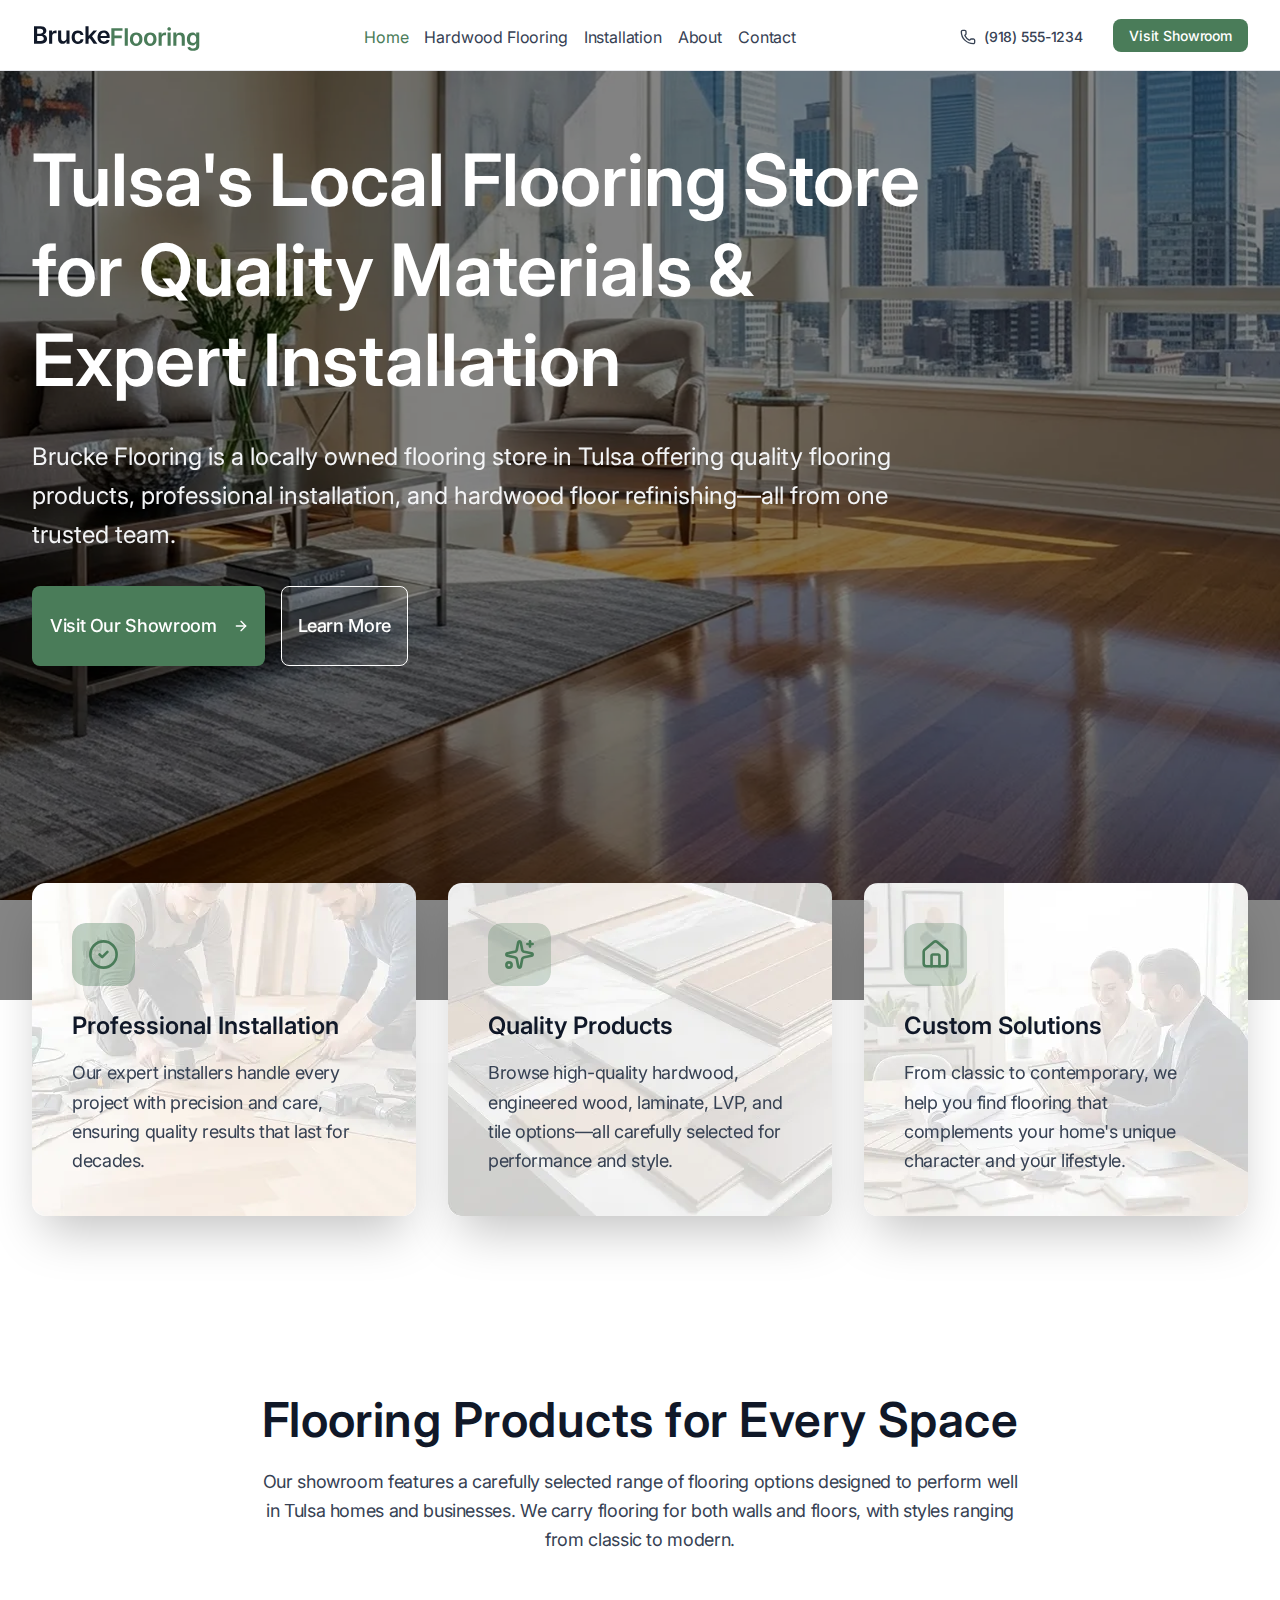
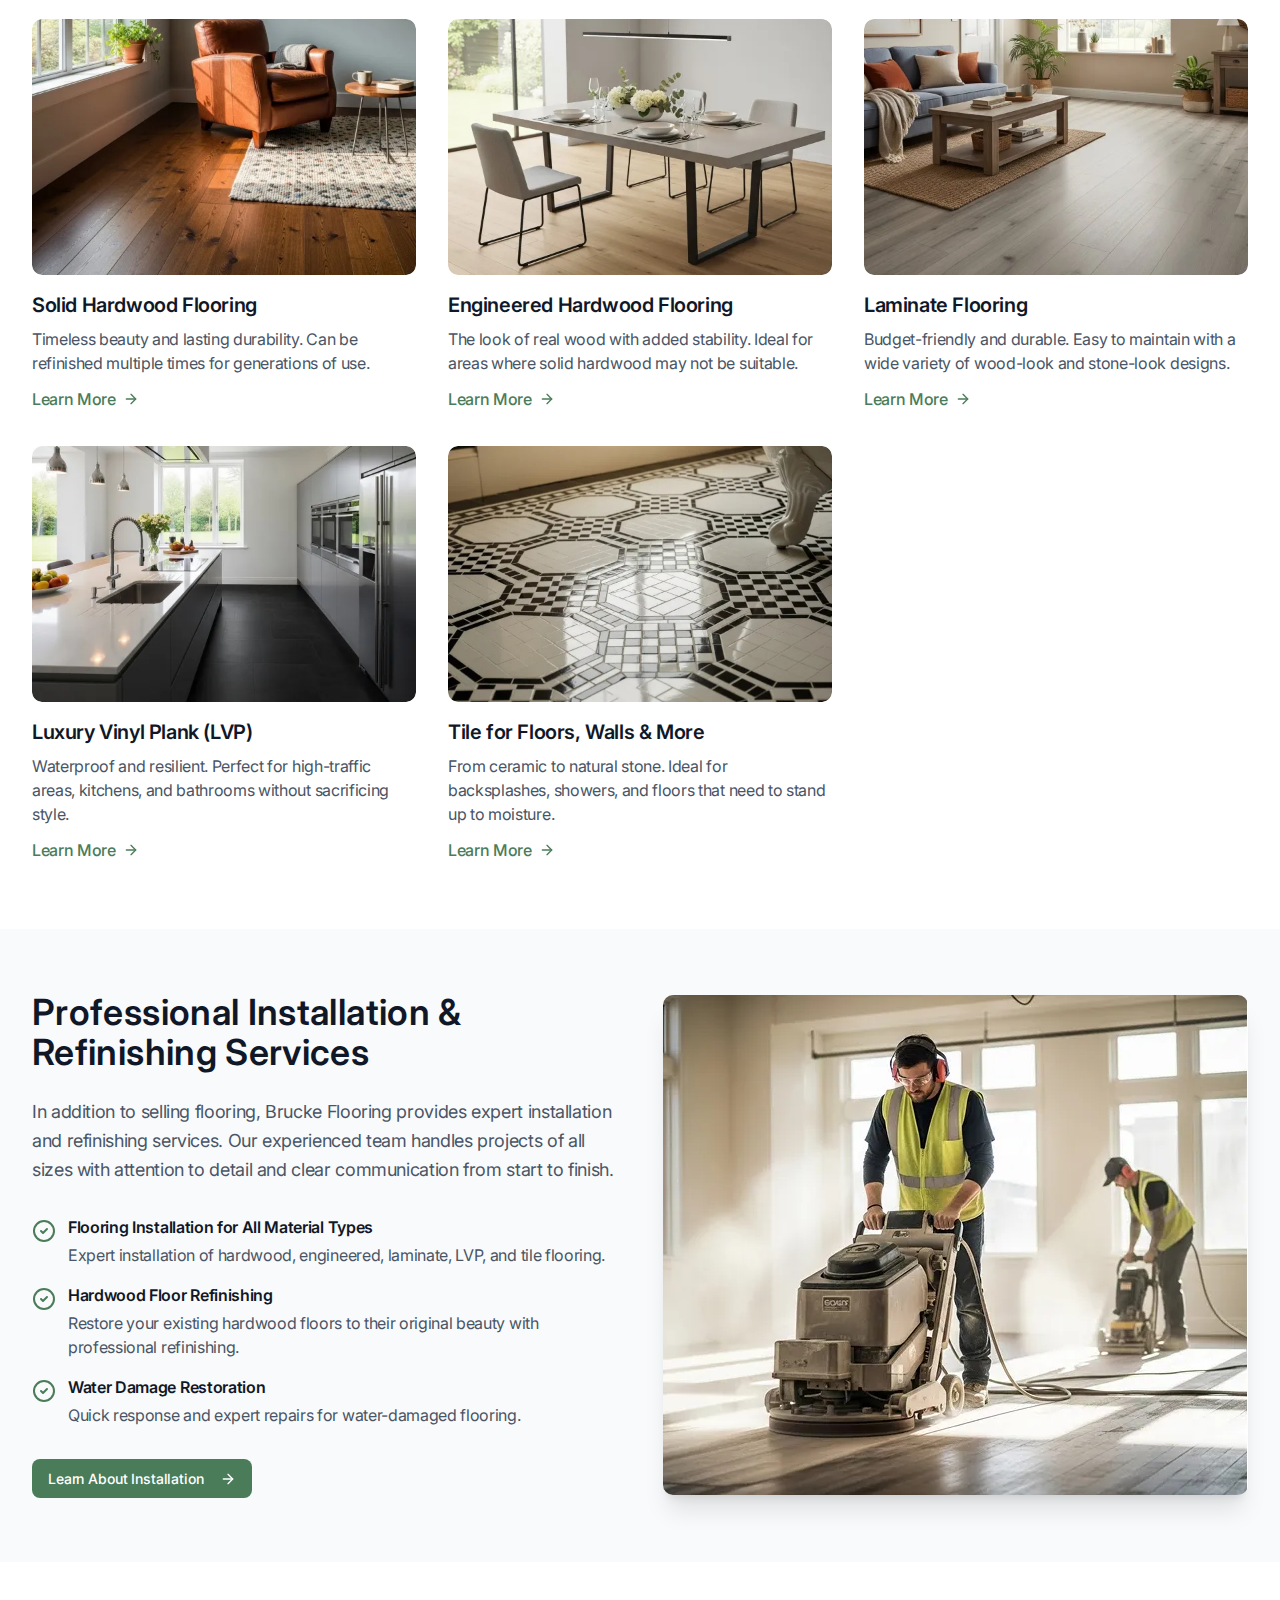
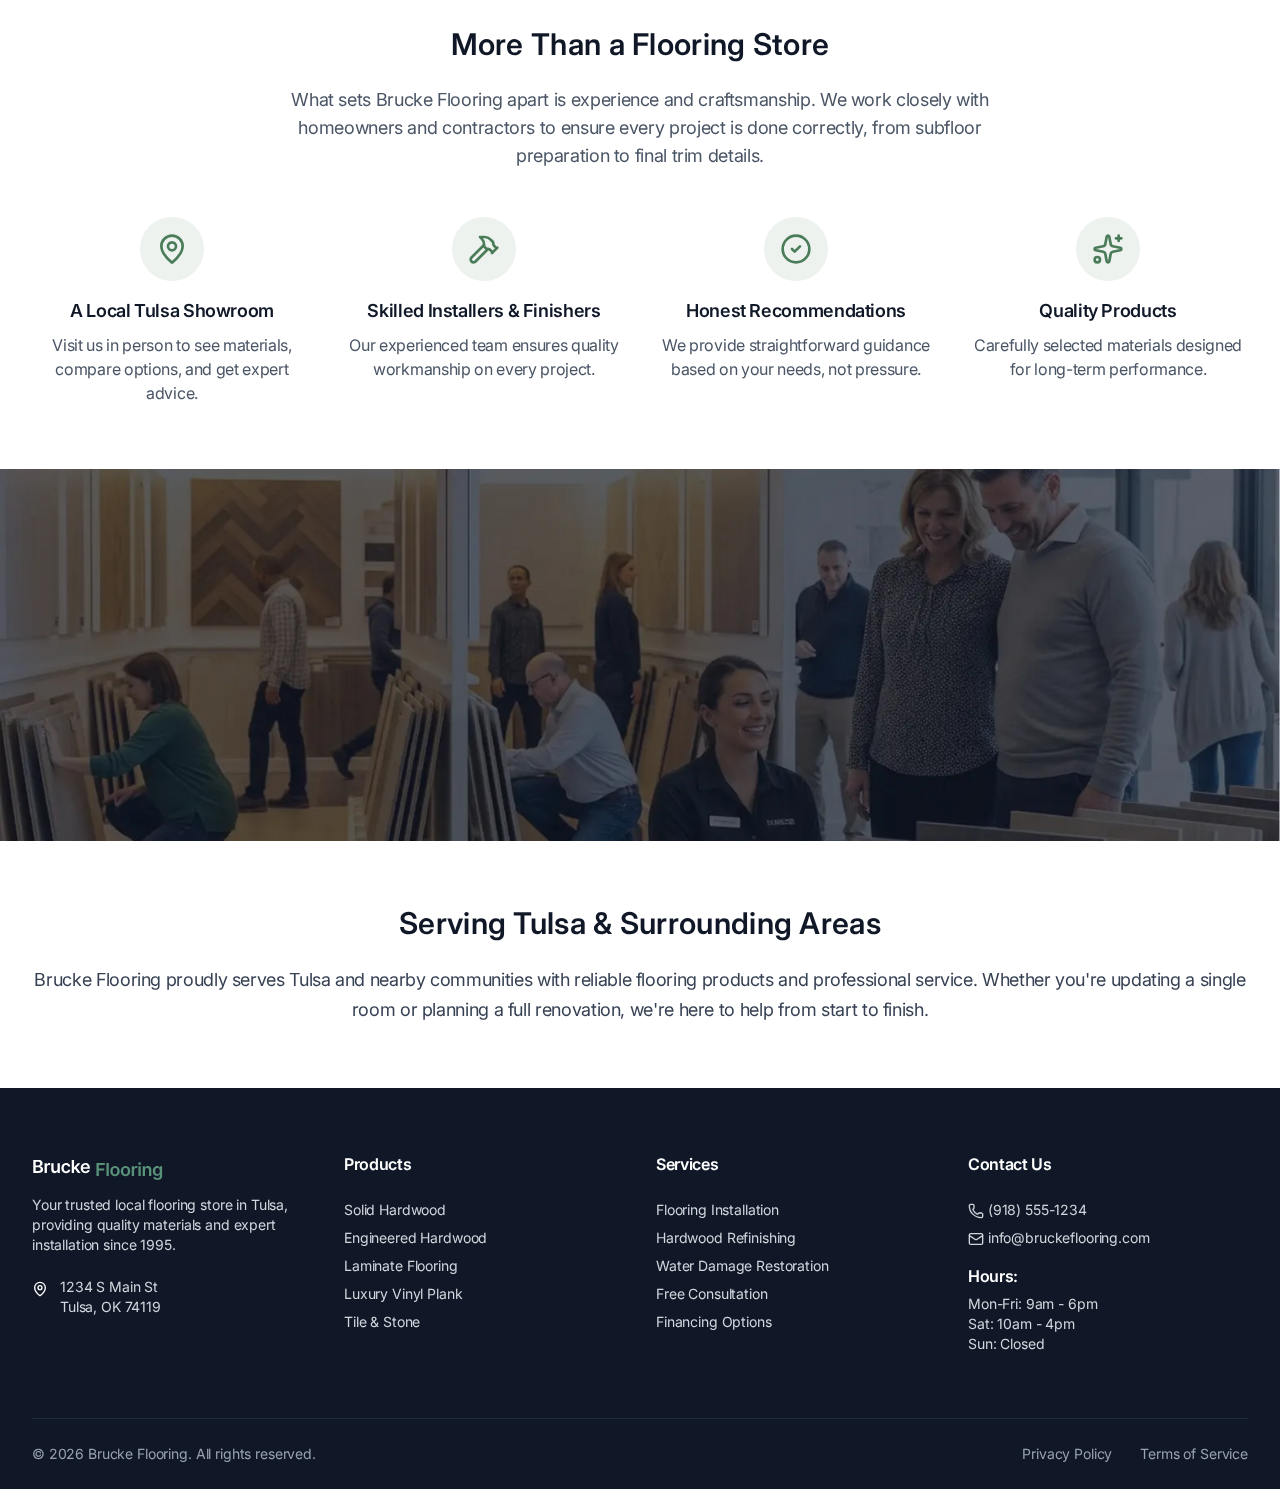
<file: index.html>
<!doctype html>
<html lang="en">
	<head>
		<meta charset="UTF-8">
		<meta name="viewport" content="width=device-width, initial-scale=1.0, maximum-scale=5">
		<link rel="shortcut icon" href="./assets/img/favicon.png">
		<title>Home Page</title>
		<meta name="author" content="">
		<meta name="canonical" content="/">
		<meta name="dcterms.dateCopyrighted" content="2026">
		<meta name="geo.placename" content="">
		<meta name="geo.region" content="en-us">
		<meta name="robots" content="noindex,nofollow">
		<meta property="og:type" content="website">
		<meta name="twitter:card" content="summary">
		<style>
			@import url(https://fonts.googleapis.com/css2?family=Inter:wght@400;500;600&display=swap);@import url(https://fonts.googleapis.com/css2?family=Inter:wght@400;500;600&display=swap);@import url(https://fonts.googleapis.com/css2?family=Inter:wght@400;500;600&display=swap);@import url(https://fonts.googleapis.com/css2?family=Inter:wght@400;500;600&display=swap);@import url(https://fonts.googleapis.com/css2?family=Inter:wght@400;500;600&display=swap);*{padding:0;margin:0;border:0}*,::after,::before{box-sizing:border-box}::after,::before{display:inline-block}body,html{height:100%}body{line-height:1;scrollbar-gutter:stable;-ms-text-size-adjust:100%;-moz-text-size-adjust:100%;-webkit-text-size-adjust:100%;-webkit-font-smoothing:antialiased;-moz-osx-font-smoothing:grayscale}button{font-family:inherit;font-size:inherit;line-height:inherit;color:inherit;background-color:transparent}a{display:inline-block;color:inherit;text-decoration:none}ul li{list-style:none}img{max-width:100%;height:auto;vertical-align:middle}h1{font-weight:inherit;font-size:inherit}:root{--grey:#F9FAFB;--green:#4A7C59;--green-dark:#3d674a;--green-light:#daffe5;--dark:#101828;--orange:#fe9a00;--orange--light:#fffbeb}body{min-width:320px;color:#4a5565;font-family:Inter,sans-serif;font-size:16px}.wrapper{min-height:100%;display:flex;flex-direction:column;overflow:clip}.wrapper>main{flex:1 1 auto}.wrapper>*{min-width:0}[class*=__container]{width:100%;max-width:1246px;margin:0 auto;padding-left:15px;padding-right:15px}h1{font-weight:600}h1{line-height:125%;letter-spacing:.01em;color:#fff;margin-bottom:16px}section{padding:64px 0}.btn{border-radius:8px;padding:10px 16px 9px;width:fit-content;display:flex;justify-content:center;align-items:center;background:#4a7c59;gap:16px;font-weight:500;font-size:14px;line-height:143%;letter-spacing:-.01em;text-align:center;color:#fff}p{font-weight:400;font-size:18px;line-height:163%;letter-spacing:-.02em;color:#364153}.hero-main{position:relative;overflow:hidden;min-height:100vh;display:flex;align-items:center}.hero-main__bg{position:fixed;inset:0;z-index:-1}.hero-main__bg img,.hero-main__bg picture{position:fixed;inset:0;width:100%;height:100%}.hero-main__bg img{object-fit:cover;object-position:center;position:relative}.hero-main__bg img::after{content:"";position:absolute;width:100%;height:100%;background:rgba(0,0,0,.48)}.hero-main__overlay{position:absolute;top:-100px;height:calc(100% + 100px);width:100%;inset:0;background:rgba(0,0,0,.48)}.hero-main__container{position:relative;z-index:2;margin-bottom:333px}.hero-main__content{width:100%;max-width:920px}.hero-main__title,.hero-main__title h1{font-weight:600}.hero-main__title,.hero-main__title h1{line-height:125%;letter-spacing:0;color:#fff;margin-bottom:32px}.hero-main__text,.hero-main__text p{font-weight:400}.hero-main__text,.hero-main__text p{line-height:163%;letter-spacing:0;color:#f3f4f6;margin-bottom:32px}.hero-main__buttons{display:flex;flex-wrap:wrap;gap:16px}.hero-main .btn{padding:25px 16px 25px 18px;font-weight:500;font-size:18px;line-height:156%;letter-spacing:-.02em;text-align:center;color:#fff}.button-transparent{background-color:rgba(255,255,255,.1);border:1.67px solid #fff;border-radius:8px;padding:24px 32px;padding:25px 16px;display:flex;justify-content:center;align-items:center;font-weight:500;font-size:18px;line-height:156%;letter-spacing:-.02em;text-align:center;color:#fff}@media (max-width:47.99875em){.hero-main .btn{padding:12px}.button-transparent{padding:12px}}.three-cards__cards{display:flex;justify-content:center;align-items:center;gap:32px;transform:translate(0,-180px)}.three-cards__card{position:relative;overflow:hidden;border-radius:14px;box-shadow:0 25px 50px -12px rgba(0,0,0,.25);padding:40px;align-self:stretch;flex:1 1 100%}.three-cards__background{position:absolute;top:0;left:0;height:100%;width:100%;object-fit:cover;z-index:1}.three-cards__background img{width:100%;height:100%;object-fit:cover}.three-cards__icon{position:relative;z-index:2;border-radius:14px;width:63px;height:63px;overflow:hidden;margin-bottom:24px}.three-cards__icon img{width:100%;height:100%;object-fit:cover}.three-cards__title{position:relative;z-index:2;font-weight:600;font-size:24px;line-height:133%;letter-spacing:0;color:#101828;margin-bottom:16px}.three-cards__text{position:relative;z-index:2;font-weight:400;font-size:18px;line-height:163%;letter-spacing:-.02em;color:#4a5565}.header{position:fixed;top:0;left:0;width:100%;z-index:1000;background-color:#fff;border-bottom:1px solid #e5e7eb}.header__container{display:flex;justify-content:space-between;align-items:center;gap:30px;min-height:70px;position:relative}.header .btn{line-height:100%}.link-to-call{padding-top:4px;display:flex;justify-content:center;align-items:center;gap:8px;font-weight:500;font-size:14px;line-height:143%;letter-spacing:-.01em;color:#364153}.menu{margin:0 auto}.menu__list{display:flex;justify-content:space-between;align-items:center;gap:16px}@media (max-width:56.25em){.menu__body{overflow:auto;padding:15px}.menu__list{gap:5px;flex-direction:column;justify-content:center}}.menu__item{padding-top:4px}.menu__link{font-weight:400;font-size:16px;line-height:143%;letter-spacing:-.01em;text-align:center;color:#364153}.menu__link--active{color:#4a7c59}.icon-menu{display:none}@media (max-width:56.25em){.menu__link{font-weight:500;font-size:16px}.icon-menu{display:block;position:relative;width:1.875rem;height:1.125rem;z-index:5}.icon-menu span,.icon-menu::after,.icon-menu::before{content:"";right:0;position:absolute;width:100%;height:2px;background-color:#000}.icon-menu::before{top:0}.icon-menu::after{bottom:0}.icon-menu span{top:calc(50% - 1px)}}
		</style>
		<link rel="modulepreload" crossorigin href="./js/common.min.js?v=1770398769322">
		<script type="module" crossorigin="" src="./js/main.min.js?v=1770398769322"></script>
		<link rel="stylesheet" crossorigin="" href="./css/main.min.css?v=1770398769322" media="print" onload="this.media='all'">
	</head>
	<body>
		<div class="wrapper">
			<header data-fls-header="" class="header">
				<div class="header__container">
					<div class="header__logo">
						<a href="/">
							<img src="./assets/img/logo.svg" alt="">
						</a>
					</div>
					<div class="header__menu menu">
						<nav class="menu__body">
							<ul class="menu__list">
								<li class="menu__item">
									<a href="https://pavlo-honcharenko.github.io/brucke-flooring/" class="menu__link menu__link--active">Home</a>
								</li>
								<li class="menu__item">
									<a href="https://pavlo-honcharenko.github.io/brucke-flooring/hardwood-flooring/" class="menu__link">Hardwood Flooring</a>
								</li>
								<li class="menu__item">
									<a href="https://pavlo-honcharenko.github.io/brucke-flooring/installation/" class="menu__link">Installation</a>
								</li>
								<li class="menu__item">
									<a href="https://pavlo-honcharenko.github.io/brucke-flooring/about/" class="menu__link">About</a>
								</li>
								<li class="menu__item">
									<a href="https://pavlo-honcharenko.github.io/brucke-flooring/contact/" class="menu__link">Contact</a>
								</li>
							</ul>
						</nav>
					</div>
					<a href="tel:9185551234" class="link-to-call">
						<img src="./assets/img/icons/phone-dark.svg" alt="phone">
						(918) 555-1234
					</a>
					<a href="" class="btn">Visit Showroom</a>
					<button type="button" data-fls-menu="" class="menu__icon icon-menu">
						<span></span>
					</button>
				</div>
			</header>
			<main class="page">
				<section class="hero-main">
					<div class="hero-main__bg">
						<picture>
							<source media="(min-width: 300px) and (max-width: 350px)" srcset="img/section-1/assets/img/home/1-320.jpg">
							<source media="(min-width: 351px) and (max-width: 479px)" srcset="img/section-1/assets/img/home/1-480.jpg">
							<source media="(min-width: 480px) and (max-width: 767px)" srcset="img/section-1/assets/img/home/1-768.jpg">
							<source media="(min-width: 768px) and (max-width: 1023px)" srcset="./assets/img/home/1-1024.webp">
							<source media="(min-width: 1024px) and (max-width: 1199px)" srcset="./assets/img/home/1-1200.webp">
							<source media="(min-width: 1200px)" srcset="./assets/img/home/1.webp">
							<img alt="" src="./assets/img/home/1.webp">
						</picture>
						<div class="hero-main__overlay"></div>
					</div>
					<div class="hero-main__container">
						<div class="hero-main__content">
							<div class="hero-main__title">
								<h1>Tulsa's Local Flooring Store for Quality Materials & Expert Installation</h1>
							</div>
							<div class="hero-main__text">
								<p>
									Brucke Flooring is a locally owned flooring store in Tulsa offering quality flooring products, professional installation, and hardwood floor refinishing—all from one trusted team.
								</p>
							</div>
							<div class="hero-main__buttons">
								<a href="" class="btn">
									Visit Our Showroom
									<img src="./assets/img/icons/arrow-white.svg" alt="icon">
								</a>
								<a href="" class="button-transparent">Learn More</a>
							</div>
						</div>
					</div>
				</section>
				<section class="three-cards background-white">
					<div class="three-cards__container">
						<div class="three-cards__cards">
							<div class="three-cards__card">
								<div class="three-cards__background">
									<img alt="" src="./assets/img/home/2.webp">
								</div>
								<div class="three-cards__icon">
									<img src="./assets/img/icons/1.svg" alt="icon">
								</div>
								<div class="three-cards__title">Professional Installation</div>
								<div class="three-cards__text">
									<p>
										Our expert installers handle every project with precision and care, ensuring quality results that last for decades.
									</p>
								</div>
							</div>
							<div class="three-cards__card">
								<div class="three-cards__background">
									<img alt="" src="./assets/img/home/3.webp">
								</div>
								<div class="three-cards__icon">
									<img src="./assets/img/icons/2.svg" alt="icon">
								</div>
								<div class="three-cards__title">Quality Products</div>
								<div class="three-cards__text">
									<p>
										Browse high-quality hardwood, engineered wood, laminate, LVP, and tile options—all carefully selected for performance and style.
									</p>
								</div>
							</div>
							<div class="three-cards__card">
								<div class="three-cards__background">
									<img alt="" src="./assets/img/home/4.webp">
								</div>
								<div class="three-cards__icon">
									<img src="./assets/img/icons/3.svg" alt="icon">
								</div>
								<div class="three-cards__title">Custom Solutions</div>
								<div class="three-cards__text">
									<p>
										From classic to contemporary, we help you find flooring that complements your home's unique character and your lifestyle.
									</p>
								</div>
							</div>
						</div>
					</div>
				</section>
				<section class="products background-white">
					<div class="products__container">
						<div class="products__title">
							<h2>Flooring Products for Every Space</h2>
						</div>
						<div class="products__description">
							<p>
								Our showroom features a carefully selected range of flooring options designed to perform well in Tulsa homes and businesses. We carry flooring for both walls and floors, with styles ranging from classic to modern.
							</p>
						</div>
						<div class="products__items">
							<div class="products__item">
								<div class="product">
									<div class="product__image">
										<img alt="" src="./assets/img/home/5.webp">
									</div>
									<div class="product__title">
										<h3>Solid Hardwood Flooring</h3>
									</div>
									<div class="product__text">
										<p>
											Timeless beauty and lasting durability. Can be refinished multiple times for generations of use.
										</p>
									</div>
									<a href="" class="product__link">
										Learn More
										<img src="./assets/img/icons/arrow-dark.svg" alt="">
									</a>
								</div>
							</div>
							<div class="products__item">
								<div class="product">
									<div class="product__image">
										<img alt="" src="./assets/img/home/6.webp">
									</div>
									<div class="product__title">
										<h3>Engineered Hardwood Flooring</h3>
									</div>
									<div class="product__text">
										<p>
											The look of real wood with added stability. Ideal for areas where solid hardwood may not be suitable.
										</p>
									</div>
									<a href="" class="product__link">
										Learn More
										<img src="./assets/img/icons/arrow-dark.svg" alt="">
									</a>
								</div>
							</div>
							<div class="products__item">
								<div class="product">
									<div class="product__image">
										<img alt="" src="./assets/img/home/7.webp">
									</div>
									<div class="product__title">
										<h3>Laminate Flooring</h3>
									</div>
									<div class="product__text">
										<p>
											Budget-friendly and durable. Easy to maintain with a wide variety of wood-look and stone-look designs.
										</p>
									</div>
									<a href="" class="product__link">
										Learn More
										<img src="./assets/img/icons/arrow-dark.svg" alt="">
									</a>
								</div>
							</div>
							<div class="products__item">
								<div class="product">
									<div class="product__image">
										<img alt="" src="./assets/img/home/8.webp">
									</div>
									<div class="product__title">
										<h3>Luxury Vinyl Plank (LVP)</h3>
									</div>
									<div class="product__text">
										<p>
											Waterproof and resilient. Perfect for high-traffic areas, kitchens, and bathrooms without sacrificing style.
										</p>
									</div>
									<a href="" class="product__link">
										Learn More
										<img src="./assets/img/icons/arrow-dark.svg" alt="">
									</a>
								</div>
							</div>
							<div class="products__item">
								<div class="product">
									<div class="product__image">
										<img alt="" src="./assets/img/home/9.webp">
									</div>
									<div class="product__title">
										<h3>Tile for Floors, Walls & More</h3>
									</div>
									<div class="product__text">
										<p>
											From ceramic to natural stone. Ideal for backsplashes, showers, and floors that need to stand up to moisture.
										</p>
									</div>
									<a href="" class="product__link">
										Learn More
										<img src="./assets/img/icons/arrow-dark.svg" alt="">
									</a>
								</div>
							</div>
						</div>
					</div>
				</section>
				<section class="professional-services background-grey">
					<div class="professional-services__container">
						<div class="professional-services__row">
							<div class="professional-services__col professional-services__col--image">
								<div class="image-wrapper">
									<img alt="" src="./assets/img/home/10.webp">
								</div>
							</div>
							<div class="professional-services__col professional-services__col--text">
								<div class="professional-services__title">
									<h2>Professional Installation & Refinishing Services</h2>
								</div>
								<div class="professional-services__description">
									<p>
										In addition to selling flooring, Brucke Flooring provides expert installation and refinishing services. Our experienced team handles projects of all sizes with attention to detail and clear communication from start to finish.
									</p>
								</div>
								<ul>
									<li>
										<img src="./assets/img/icons/check.svg" alt="icon">
										<div class="professional-services__item-text">
											<div class="professional-services__subtitle">
												<h3>Flooring Installation for All Material Types</h3>
											</div>
											<div class="professional-services__text">
												<p>Expert installation of hardwood, engineered, laminate, LVP, and tile flooring.</p>
											</div>
										</div>
									</li>
									<li>
										<img src="./assets/img/icons/check.svg" alt="icon">
										<div class="professional-services__item-text">
											<div class="professional-services__subtitle">
												<h3>Hardwood Floor Refinishing</h3>
											</div>
											<div class="professional-services__text">
												<p>
													Restore your existing hardwood floors to their original beauty with professional refinishing.
												</p>
											</div>
										</div>
									</li>
									<li>
										<img src="./assets/img/icons/check.svg" alt="icon">
										<div class="professional-services__item-text">
											<div class="professional-services__subtitle">
												<h3>Water Damage Restoration</h3>
											</div>
											<div class="professional-services__text">
												<p>Quick response and expert repairs for water-damaged flooring.</p>
											</div>
										</div>
									</li>
								</ul>
								<a href="" class="btn">
									Learn About Installation
									<img src="./assets/img/icons/arrow-white.svg" alt="">
								</a>
							</div>
						</div>
					</div>
				</section>
				<section class="more background-white">
					<div class="more__container">
						<div class="more__title">
							<h2>More Than a Flooring Store</h2>
						</div>
						<div class="more__description">
							<p>
								What sets Brucke Flooring apart is experience and craftsmanship. We work closely with homeowners and contractors to ensure every project is done correctly, from subfloor preparation to final trim details.
							</p>
						</div>
						<div class="more__items">
							<div class="more__item">
								<div class="more-item">
									<div class="more-item__icon">
										<img src="./assets/img/icons/4.svg" alt="icon">
									</div>
									<div class="more-item__subtitle">
										<h3>A Local Tulsa Showroom</h3>
									</div>
									<div class="more-item__text">
										<p>Visit us in person to see materials, compare options, and get expert advice.</p>
									</div>
								</div>
							</div>
							<div class="more__item">
								<div class="more-item">
									<div class="more-item__icon">
										<img src="./assets/img/icons/5.svg" alt="icon">
									</div>
									<div class="more-item__subtitle">
										<h3>Skilled Installers & Finishers</h3>
									</div>
									<div class="more-item__text">
										<p>Our experienced team ensures quality workmanship on every project.</p>
									</div>
								</div>
							</div>
							<div class="more__item">
								<div class="more-item">
									<div class="more-item__icon">
										<img src="./assets/img/icons/6.svg" alt="icon">
									</div>
									<div class="more-item__subtitle">
										<h3>Honest Recommendations</h3>
									</div>
									<div class="more-item__text">
										<p>We provide straightforward guidance based on your needs, not pressure.</p>
									</div>
								</div>
							</div>
							<div class="more__item">
								<div class="more-item">
									<div class="more-item__icon">
										<img src="./assets/img/icons/7.svg" alt="icon">
									</div>
									<div class="more-item__subtitle">
										<h3>Quality Products</h3>
									</div>
									<div class="more-item__text">
										<p>Carefully selected materials designed for long-term performance.</p>
									</div>
								</div>
							</div>
						</div>
					</div>
				</section>
				<img alt="" src="./assets/img/home/11.webp">
				<section class="serving background-white">
					<div class="serving__container">
						<div class="serving__title">
							<h2>Serving Tulsa & Surrounding Areas</h2>
						</div>
						<div class="serving__description">
							<p>
								Brucke Flooring proudly serves Tulsa and nearby communities with reliable flooring products and professional service. Whether you're updating a single room or planning a full renovation, we're here to help from start to finish.
							</p>
						</div>
					</div>
				</section>
			</main>
			<footer data-fls-footer="" class="footer">
				<div class="footer__container">
					<div class="footer__row">
						<div class="footer__col">
							<div class="col-wrapper">
								<div class="footer__title">
									<a href="">
										<img src="./assets/img/logo-footer.svg" alt="logo">
									</a>
								</div>
								<p>
									Your trusted local flooring store in Tulsa, providing quality materials and expert installation since 1995.
								</p>
								<div class="footer__location">
									<img src="./assets/img/icons/location-white.svg" alt="icon">
									<div>
										<p>
											1234 S Main St
											<br>
											Tulsa, OK 74119
										</p>
									</div>
								</div>
							</div>
						</div>
						<div class="footer__col">
							<div class="col-wrapper">
								<div class="footer__title">
									<h2>Products</h2>
								</div>
								<ul>
									<li>
										<a href="">Solid Hardwood</a>
									</li>
									<li>
										<a href="">Engineered Hardwood</a>
									</li>
									<li>
										<a href="">Laminate Flooring</a>
									</li>
									<li>
										<a href="">Luxury Vinyl Plank</a>
									</li>
									<li>
										<a href="">Tile & Stone</a>
									</li>
								</ul>
							</div>
						</div>
						<div class="footer__col">
							<div class="col-wrapper">
								<div class="footer__title">
									<h2>Services</h2>
								</div>
								<ul>
									<li>
										<a href="">Flooring Installation</a>
									</li>
									<li>
										<a href="">Hardwood Refinishing</a>
									</li>
									<li>
										<a href="">Water Damage Restoration</a>
									</li>
									<li>
										<a href="">Free Consultation</a>
									</li>
									<li>
										<a href="">Financing Options</a>
									</li>
								</ul>
							</div>
						</div>
						<div class="footer__col">
							<div class="col-wrapper">
								<div class="footer__title">
									<h2>Contact Us</h2>
								</div>
								<ul>
									<li>
										<a href="tel:9185551234">
											<img src="./assets/img/icons/phone-grey.svg" alt="phone">
											(918) 555-1234
										</a>
									</li>
									<li>
										<a href="mailto:info@bruckeflooring.com">
											<img src="./assets/img/icons/mail-grey.svg" alt="email">
											info@bruckeflooring.com
										</a>
									</li>
								</ul>
								<h3>Hours:</h3>
								<p>
									Mon-Fri: 9am - 6pm
									<br>
									Sat: 10am - 4pm
									<br>
									Sun: Closed
								</p>
							</div>
						</div>
					</div>
				</div>
				<div class="footer__container">
					<div class="row">
						<div class="col">© 2026 Brucke Flooring. All rights reserved.</div>
						<div class="col">
							<a href="">Privacy Policy</a>
							<a href="">Terms of Service</a>
						</div>
					</div>
				</div>
			</footer>
		</div>
		<noscript>
			<link rel="stylesheet" crossorigin="" href="./css/main.min.css?v=1770398769322">
		</noscript>
	</body>
</html>
</file>
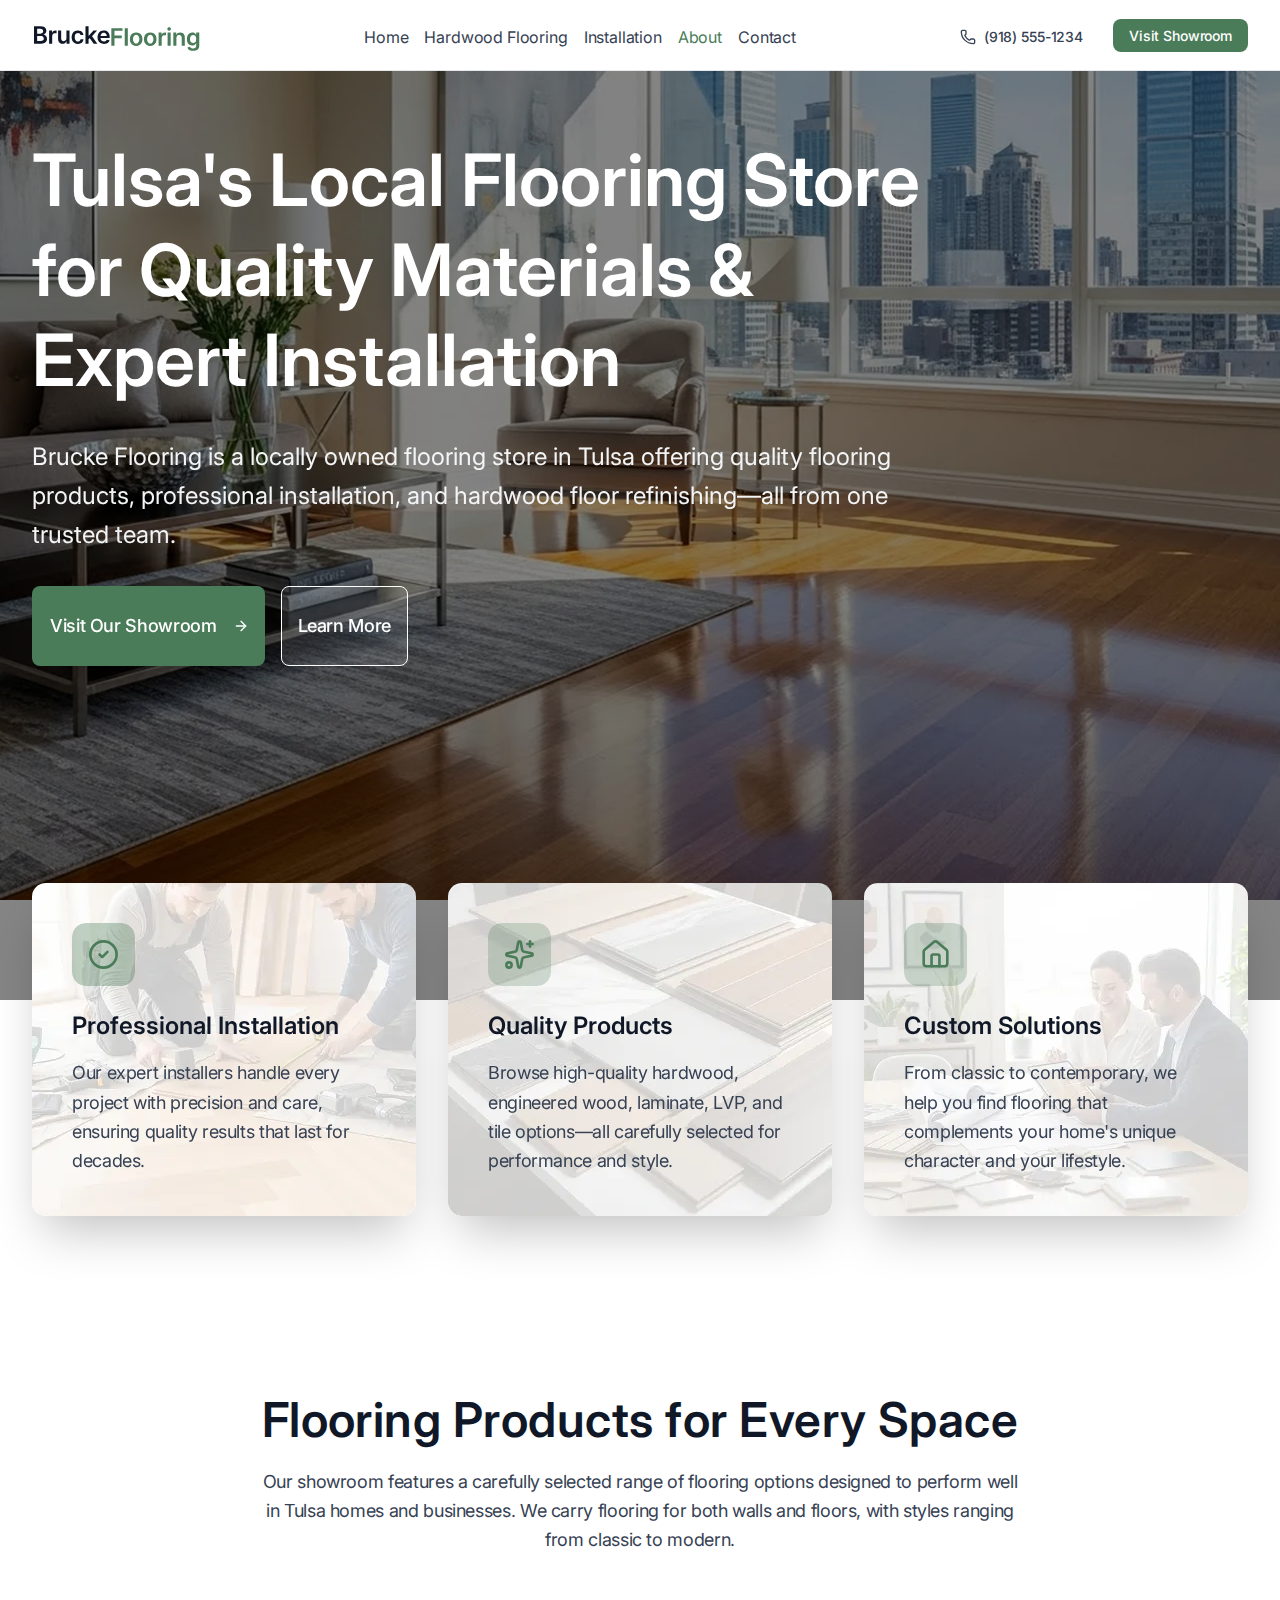
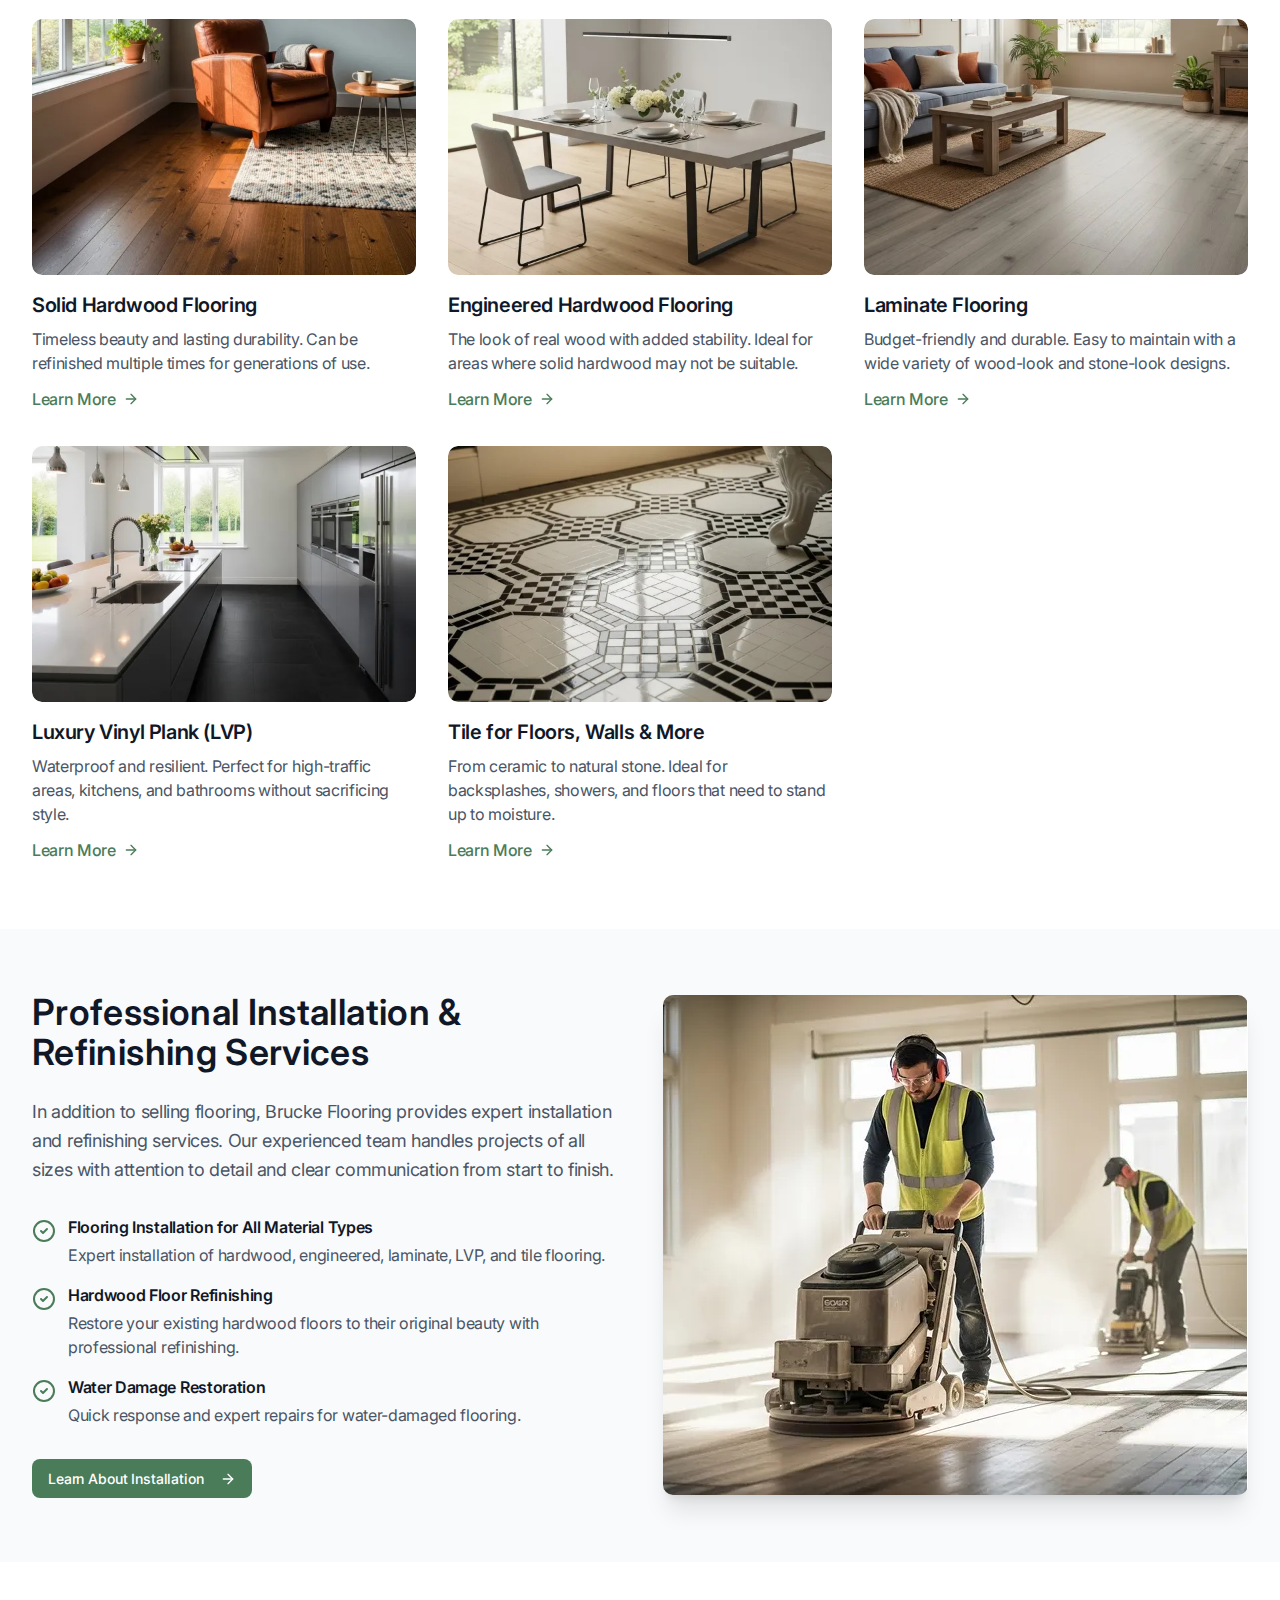
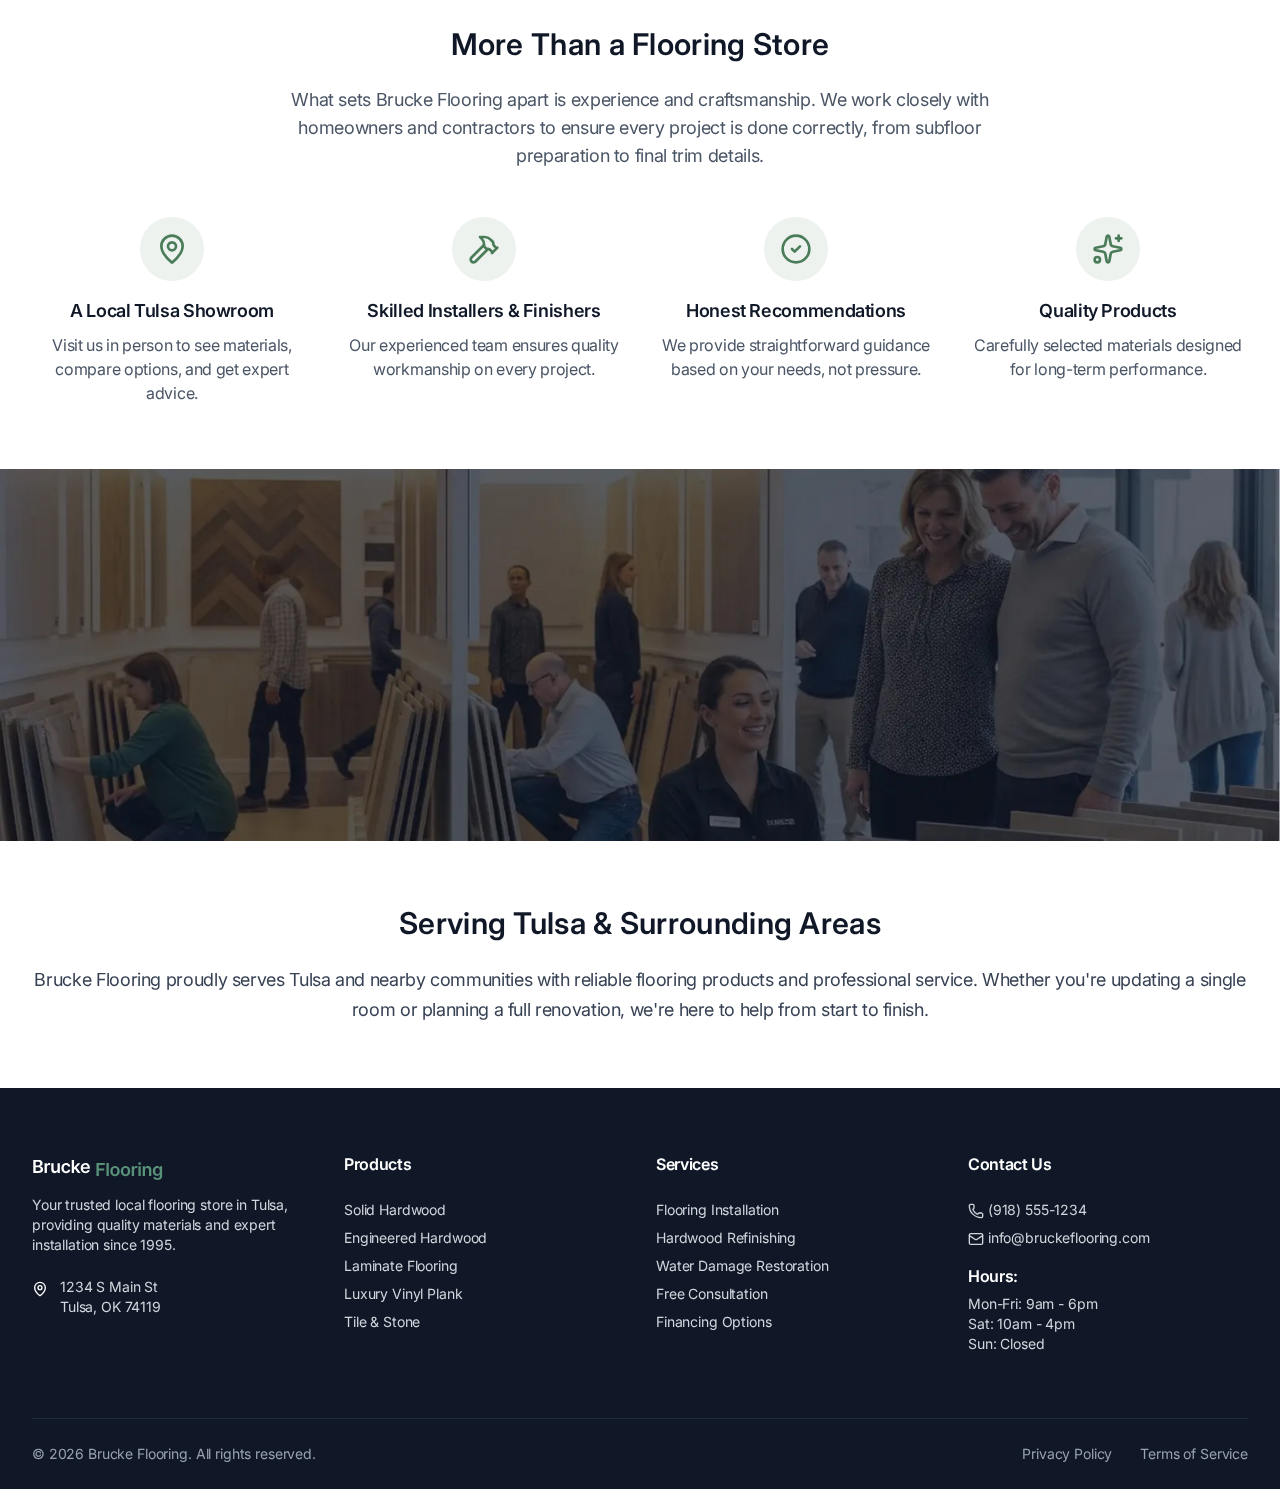
<file: about/index.html>
<!doctype html>
<html lang="en">
	<head>
		<meta charset="UTF-8">
		<meta name="viewport" content="width=device-width, initial-scale=1.0, maximum-scale=5">
		<link rel="shortcut icon" href="../assets/img/favicon.png">
		<title>About</title>
		<meta name="author" content="">
		<meta name="canonical" content="/about">
		<meta name="dcterms.dateCopyrighted" content="2026">
		<meta name="geo.placename" content="">
		<meta name="geo.region" content="en-us">
		<meta name="robots" content="noindex,nofollow">
		<meta property="og:type" content="website">
		<meta name="twitter:card" content="summary">
		<link rel="modulepreload" crossorigin href="../js/common.min.js?v=1770398769323">
		<script type="module" crossorigin="" src="../js/main.min.js?v=1770398769323"></script>
		<link rel="stylesheet" crossorigin="" href="../css/main.min.css?v=1770398769323">
	</head>
	<body>
		<div class="wrapper">
			<header data-fls-header="" class="header">
				<div class="header__container">
					<div class="header__logo">
						<a href="/">
							<img src="../assets/img/logo.svg" alt="">
						</a>
					</div>
					<div class="header__menu menu">
						<nav class="menu__body">
							<ul class="menu__list">
								<li class="menu__item">
									<a href="https://pavlo-honcharenko.github.io/brucke-flooring/" class="menu__link">Home</a>
								</li>
								<li class="menu__item">
									<a href="https://pavlo-honcharenko.github.io/brucke-flooring/hardwood-flooring/" class="menu__link">Hardwood Flooring</a>
								</li>
								<li class="menu__item">
									<a href="https://pavlo-honcharenko.github.io/brucke-flooring/installation/" class="menu__link">Installation</a>
								</li>
								<li class="menu__item">
									<a href="https://pavlo-honcharenko.github.io/brucke-flooring/about/" class="menu__link menu__link--active">About</a>
								</li>
								<li class="menu__item">
									<a href="https://pavlo-honcharenko.github.io/brucke-flooring/contact/" class="menu__link">Contact</a>
								</li>
							</ul>
						</nav>
					</div>
					<a href="tel:9185551234" class="link-to-call">
						<img src="../assets/img/icons/phone-dark.svg" alt="phone">
						(918) 555-1234
					</a>
					<a href="" class="btn">Visit Showroom</a>
					<button type="button" data-fls-menu="" class="menu__icon icon-menu">
						<span></span>
					</button>
				</div>
			</header>
			<main class="page">
				<section class="hero-main">
					<div class="hero-main__bg">
						<picture>
							<source media="(min-width: 300px) and (max-width: 350px)" srcset="img/section-1/assets/img/home/1-320.jpg">
							<source media="(min-width: 351px) and (max-width: 479px)" srcset="img/section-1/assets/img/home/1-480.jpg">
							<source media="(min-width: 480px) and (max-width: 767px)" srcset="img/section-1/assets/img/home/1-768.jpg">
							<source media="(min-width: 768px) and (max-width: 1023px)" srcset="../assets/img/home/1-1024.webp">
							<source media="(min-width: 1024px) and (max-width: 1199px)" srcset="../assets/img/home/1-1200.webp">
							<source media="(min-width: 1200px)" srcset="../assets/img/home/1.webp">
							<img alt="" src="../assets/img/home/1.webp">
						</picture>
						<div class="hero-main__overlay"></div>
					</div>
					<div class="hero-main__container">
						<div class="hero-main__content">
							<div class="hero-main__title">
								<h1>Tulsa's Local Flooring Store for Quality Materials & Expert Installation</h1>
							</div>
							<div class="hero-main__text">
								<p>
									Brucke Flooring is a locally owned flooring store in Tulsa offering quality flooring products, professional installation, and hardwood floor refinishing—all from one trusted team.
								</p>
							</div>
							<div class="hero-main__buttons">
								<a href="" class="btn">
									Visit Our Showroom
									<img src="../assets/img/icons/arrow-white.svg" alt="icon">
								</a>
								<a href="" class="button-transparent">Learn More</a>
							</div>
						</div>
					</div>
				</section>
				<section class="three-cards background-white">
					<div class="three-cards__container">
						<div class="three-cards__cards">
							<div class="three-cards__card">
								<div class="three-cards__background">
									<img alt="" src="../assets/img/home/2.webp">
								</div>
								<div class="three-cards__icon">
									<img src="../assets/img/icons/1.svg" alt="icon">
								</div>
								<div class="three-cards__title">Professional Installation</div>
								<div class="three-cards__text">
									<p>
										Our expert installers handle every project with precision and care, ensuring quality results that last for decades.
									</p>
								</div>
							</div>
							<div class="three-cards__card">
								<div class="three-cards__background">
									<img alt="" src="../assets/img/home/3.webp">
								</div>
								<div class="three-cards__icon">
									<img src="../assets/img/icons/2.svg" alt="icon">
								</div>
								<div class="three-cards__title">Quality Products</div>
								<div class="three-cards__text">
									<p>
										Browse high-quality hardwood, engineered wood, laminate, LVP, and tile options—all carefully selected for performance and style.
									</p>
								</div>
							</div>
							<div class="three-cards__card">
								<div class="three-cards__background">
									<img alt="" src="../assets/img/home/4.webp">
								</div>
								<div class="three-cards__icon">
									<img src="../assets/img/icons/3.svg" alt="icon">
								</div>
								<div class="three-cards__title">Custom Solutions</div>
								<div class="three-cards__text">
									<p>
										From classic to contemporary, we help you find flooring that complements your home's unique character and your lifestyle.
									</p>
								</div>
							</div>
						</div>
					</div>
				</section>
				<section class="products background-white">
					<div class="products__container">
						<div class="products__title">
							<h2>Flooring Products for Every Space</h2>
						</div>
						<div class="products__description">
							<p>
								Our showroom features a carefully selected range of flooring options designed to perform well in Tulsa homes and businesses. We carry flooring for both walls and floors, with styles ranging from classic to modern.
							</p>
						</div>
						<div class="products__items">
							<div class="products__item">
								<div class="product">
									<div class="product__image">
										<img alt="" src="../assets/img/home/5.webp">
									</div>
									<div class="product__title">
										<h3>Solid Hardwood Flooring</h3>
									</div>
									<div class="product__text">
										<p>
											Timeless beauty and lasting durability. Can be refinished multiple times for generations of use.
										</p>
									</div>
									<a href="" class="product__link">
										Learn More
										<img src="../assets/img/icons/arrow-dark.svg" alt="">
									</a>
								</div>
							</div>
							<div class="products__item">
								<div class="product">
									<div class="product__image">
										<img alt="" src="../assets/img/home/6.webp">
									</div>
									<div class="product__title">
										<h3>Engineered Hardwood Flooring</h3>
									</div>
									<div class="product__text">
										<p>
											The look of real wood with added stability. Ideal for areas where solid hardwood may not be suitable.
										</p>
									</div>
									<a href="" class="product__link">
										Learn More
										<img src="../assets/img/icons/arrow-dark.svg" alt="">
									</a>
								</div>
							</div>
							<div class="products__item">
								<div class="product">
									<div class="product__image">
										<img alt="" src="../assets/img/home/7.webp">
									</div>
									<div class="product__title">
										<h3>Laminate Flooring</h3>
									</div>
									<div class="product__text">
										<p>
											Budget-friendly and durable. Easy to maintain with a wide variety of wood-look and stone-look designs.
										</p>
									</div>
									<a href="" class="product__link">
										Learn More
										<img src="../assets/img/icons/arrow-dark.svg" alt="">
									</a>
								</div>
							</div>
							<div class="products__item">
								<div class="product">
									<div class="product__image">
										<img alt="" src="../assets/img/home/8.webp">
									</div>
									<div class="product__title">
										<h3>Luxury Vinyl Plank (LVP)</h3>
									</div>
									<div class="product__text">
										<p>
											Waterproof and resilient. Perfect for high-traffic areas, kitchens, and bathrooms without sacrificing style.
										</p>
									</div>
									<a href="" class="product__link">
										Learn More
										<img src="../assets/img/icons/arrow-dark.svg" alt="">
									</a>
								</div>
							</div>
							<div class="products__item">
								<div class="product">
									<div class="product__image">
										<img alt="" src="../assets/img/home/9.webp">
									</div>
									<div class="product__title">
										<h3>Tile for Floors, Walls & More</h3>
									</div>
									<div class="product__text">
										<p>
											From ceramic to natural stone. Ideal for backsplashes, showers, and floors that need to stand up to moisture.
										</p>
									</div>
									<a href="" class="product__link">
										Learn More
										<img src="../assets/img/icons/arrow-dark.svg" alt="">
									</a>
								</div>
							</div>
						</div>
					</div>
				</section>
				<section class="professional-services background-grey">
					<div class="professional-services__container">
						<div class="professional-services__row">
							<div class="professional-services__col professional-services__col--image">
								<div class="image-wrapper">
									<img alt="" src="../assets/img/home/10.webp">
								</div>
							</div>
							<div class="professional-services__col professional-services__col--text">
								<div class="professional-services__title">
									<h2>Professional Installation & Refinishing Services</h2>
								</div>
								<div class="professional-services__description">
									<p>
										In addition to selling flooring, Brucke Flooring provides expert installation and refinishing services. Our experienced team handles projects of all sizes with attention to detail and clear communication from start to finish.
									</p>
								</div>
								<ul>
									<li>
										<img src="../assets/img/icons/check.svg" alt="icon">
										<div class="professional-services__item-text">
											<div class="professional-services__subtitle">
												<h3>Flooring Installation for All Material Types</h3>
											</div>
											<div class="professional-services__text">
												<p>Expert installation of hardwood, engineered, laminate, LVP, and tile flooring.</p>
											</div>
										</div>
									</li>
									<li>
										<img src="../assets/img/icons/check.svg" alt="icon">
										<div class="professional-services__item-text">
											<div class="professional-services__subtitle">
												<h3>Hardwood Floor Refinishing</h3>
											</div>
											<div class="professional-services__text">
												<p>
													Restore your existing hardwood floors to their original beauty with professional refinishing.
												</p>
											</div>
										</div>
									</li>
									<li>
										<img src="../assets/img/icons/check.svg" alt="icon">
										<div class="professional-services__item-text">
											<div class="professional-services__subtitle">
												<h3>Water Damage Restoration</h3>
											</div>
											<div class="professional-services__text">
												<p>Quick response and expert repairs for water-damaged flooring.</p>
											</div>
										</div>
									</li>
								</ul>
								<a href="" class="btn">
									Learn About Installation
									<img src="../assets/img/icons/arrow-white.svg" alt="">
								</a>
							</div>
						</div>
					</div>
				</section>
				<section class="more background-white">
					<div class="more__container">
						<div class="more__title">
							<h2>More Than a Flooring Store</h2>
						</div>
						<div class="more__description">
							<p>
								What sets Brucke Flooring apart is experience and craftsmanship. We work closely with homeowners and contractors to ensure every project is done correctly, from subfloor preparation to final trim details.
							</p>
						</div>
						<div class="more__items">
							<div class="more__item">
								<div class="more-item">
									<div class="more-item__icon">
										<img src="../assets/img/icons/4.svg" alt="icon">
									</div>
									<div class="more-item__subtitle">
										<h3>A Local Tulsa Showroom</h3>
									</div>
									<div class="more-item__text">
										<p>Visit us in person to see materials, compare options, and get expert advice.</p>
									</div>
								</div>
							</div>
							<div class="more__item">
								<div class="more-item">
									<div class="more-item__icon">
										<img src="../assets/img/icons/5.svg" alt="icon">
									</div>
									<div class="more-item__subtitle">
										<h3>Skilled Installers & Finishers</h3>
									</div>
									<div class="more-item__text">
										<p>Our experienced team ensures quality workmanship on every project.</p>
									</div>
								</div>
							</div>
							<div class="more__item">
								<div class="more-item">
									<div class="more-item__icon">
										<img src="../assets/img/icons/6.svg" alt="icon">
									</div>
									<div class="more-item__subtitle">
										<h3>Honest Recommendations</h3>
									</div>
									<div class="more-item__text">
										<p>We provide straightforward guidance based on your needs, not pressure.</p>
									</div>
								</div>
							</div>
							<div class="more__item">
								<div class="more-item">
									<div class="more-item__icon">
										<img src="../assets/img/icons/7.svg" alt="icon">
									</div>
									<div class="more-item__subtitle">
										<h3>Quality Products</h3>
									</div>
									<div class="more-item__text">
										<p>Carefully selected materials designed for long-term performance.</p>
									</div>
								</div>
							</div>
						</div>
					</div>
				</section>
				<img alt="" src="../assets/img/home/11.webp">
				<section class="serving background-white">
					<div class="serving__container">
						<div class="serving__title">
							<h2>Serving Tulsa & Surrounding Areas</h2>
						</div>
						<div class="serving__description">
							<p>
								Brucke Flooring proudly serves Tulsa and nearby communities with reliable flooring products and professional service. Whether you're updating a single room or planning a full renovation, we're here to help from start to finish.
							</p>
						</div>
					</div>
				</section>
			</main>
			<footer data-fls-footer="" class="footer">
				<div class="footer__container">
					<div class="footer__row">
						<div class="footer__col">
							<div class="col-wrapper">
								<div class="footer__title">
									<a href="">
										<img src="../assets/img/logo-footer.svg" alt="logo">
									</a>
								</div>
								<p>
									Your trusted local flooring store in Tulsa, providing quality materials and expert installation since 1995.
								</p>
								<div class="footer__location">
									<img src="../assets/img/icons/location-white.svg" alt="icon">
									<div>
										<p>
											1234 S Main St
											<br>
											Tulsa, OK 74119
										</p>
									</div>
								</div>
							</div>
						</div>
						<div class="footer__col">
							<div class="col-wrapper">
								<div class="footer__title">
									<h2>Products</h2>
								</div>
								<ul>
									<li>
										<a href="">Solid Hardwood</a>
									</li>
									<li>
										<a href="">Engineered Hardwood</a>
									</li>
									<li>
										<a href="">Laminate Flooring</a>
									</li>
									<li>
										<a href="">Luxury Vinyl Plank</a>
									</li>
									<li>
										<a href="">Tile & Stone</a>
									</li>
								</ul>
							</div>
						</div>
						<div class="footer__col">
							<div class="col-wrapper">
								<div class="footer__title">
									<h2>Services</h2>
								</div>
								<ul>
									<li>
										<a href="">Flooring Installation</a>
									</li>
									<li>
										<a href="">Hardwood Refinishing</a>
									</li>
									<li>
										<a href="">Water Damage Restoration</a>
									</li>
									<li>
										<a href="">Free Consultation</a>
									</li>
									<li>
										<a href="">Financing Options</a>
									</li>
								</ul>
							</div>
						</div>
						<div class="footer__col">
							<div class="col-wrapper">
								<div class="footer__title">
									<h2>Contact Us</h2>
								</div>
								<ul>
									<li>
										<a href="tel:9185551234">
											<img src="../assets/img/icons/phone-grey.svg" alt="phone">
											(918) 555-1234
										</a>
									</li>
									<li>
										<a href="mailto:info@bruckeflooring.com">
											<img src="../assets/img/icons/mail-grey.svg" alt="email">
											info@bruckeflooring.com
										</a>
									</li>
								</ul>
								<h3>Hours:</h3>
								<p>
									Mon-Fri: 9am - 6pm
									<br>
									Sat: 10am - 4pm
									<br>
									Sun: Closed
								</p>
							</div>
						</div>
					</div>
				</div>
				<div class="footer__container">
					<div class="row">
						<div class="col">© 2026 Brucke Flooring. All rights reserved.</div>
						<div class="col">
							<a href="">Privacy Policy</a>
							<a href="">Terms of Service</a>
						</div>
					</div>
				</div>
			</footer>
		</div>
	</body>
</html>
</file>
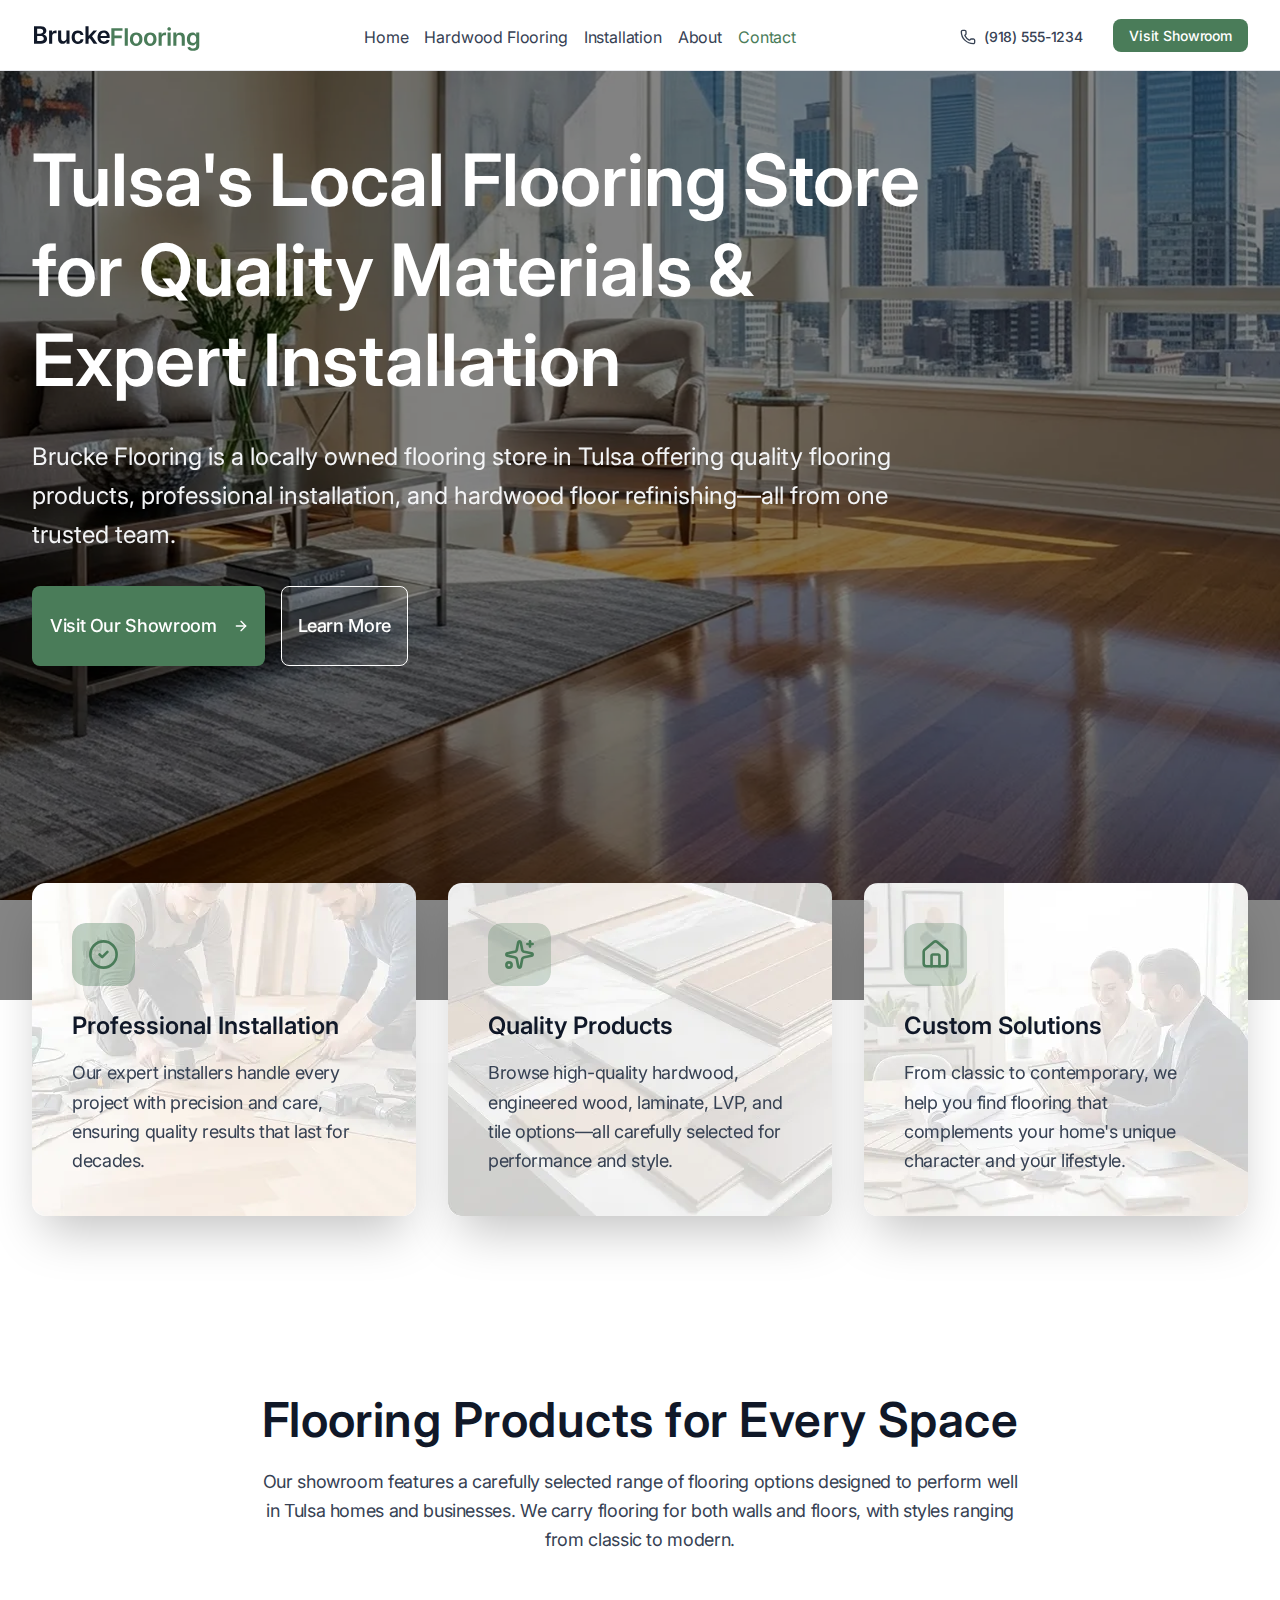
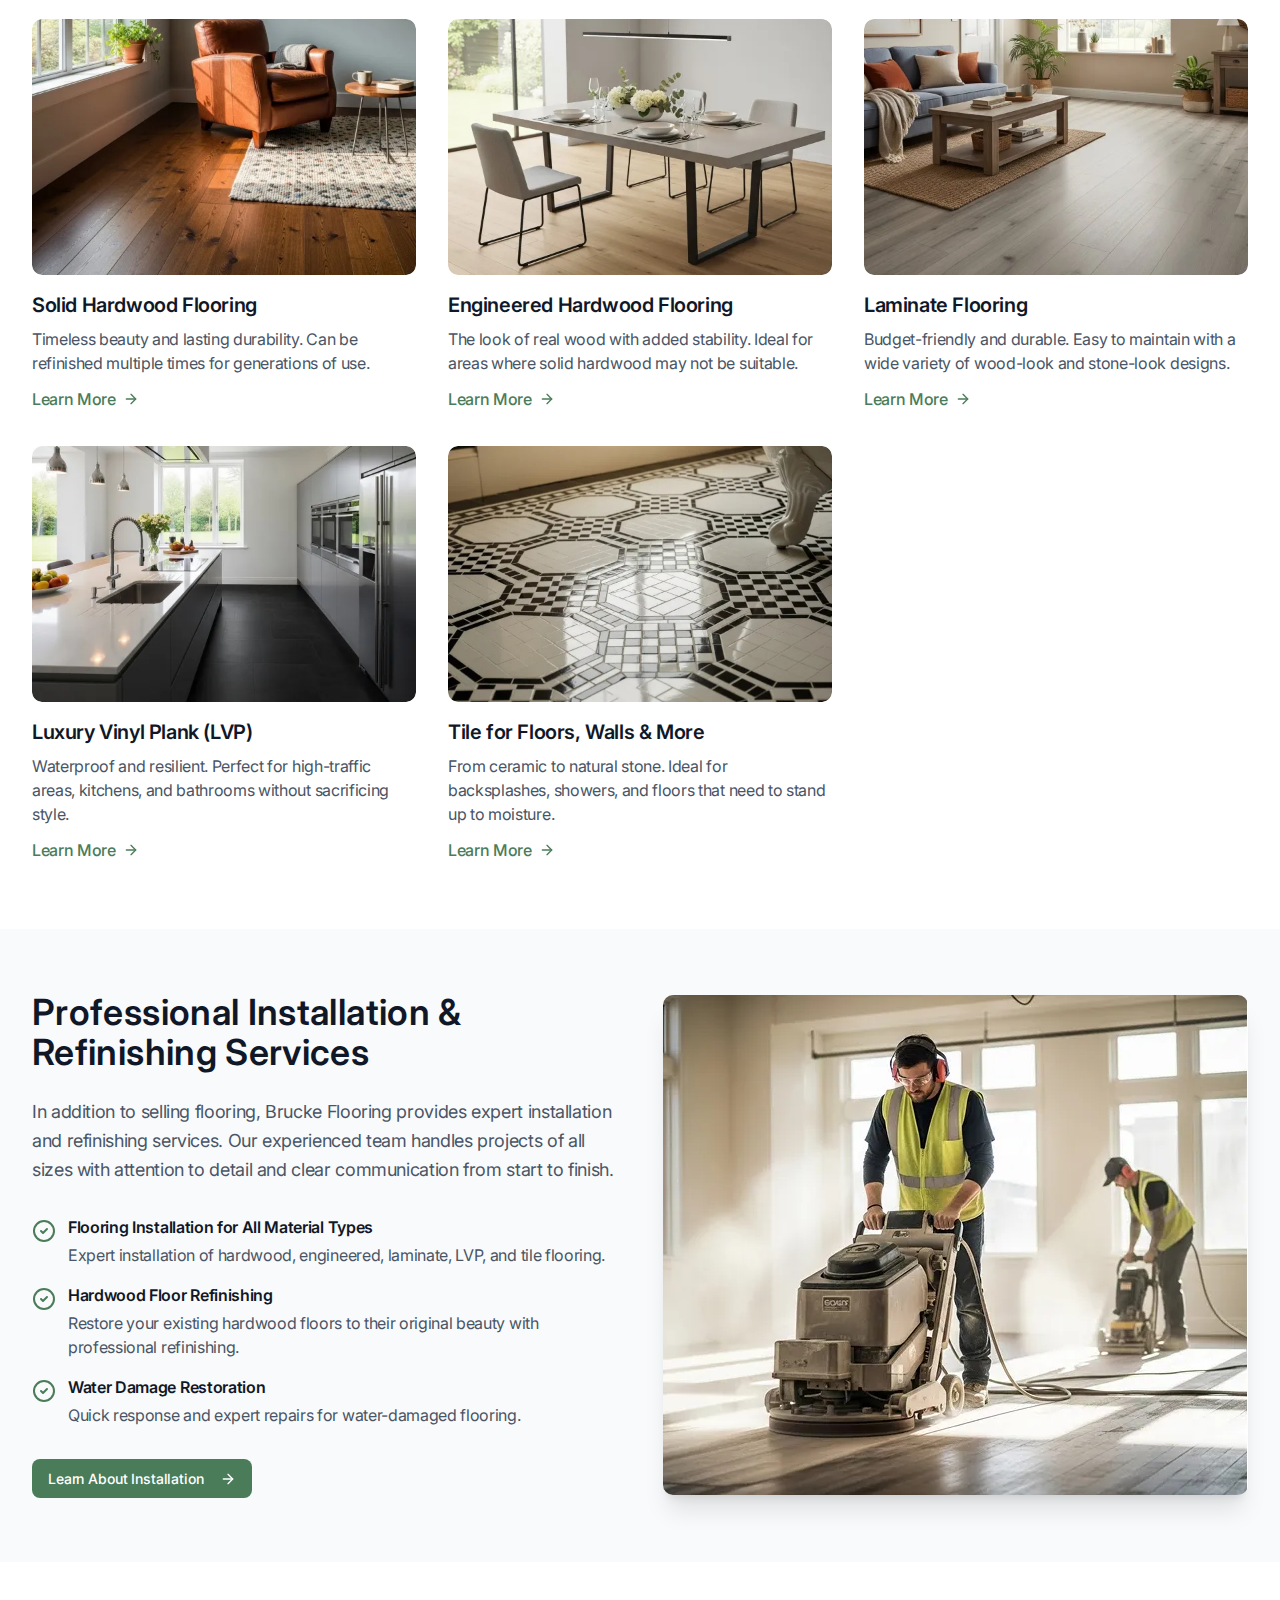
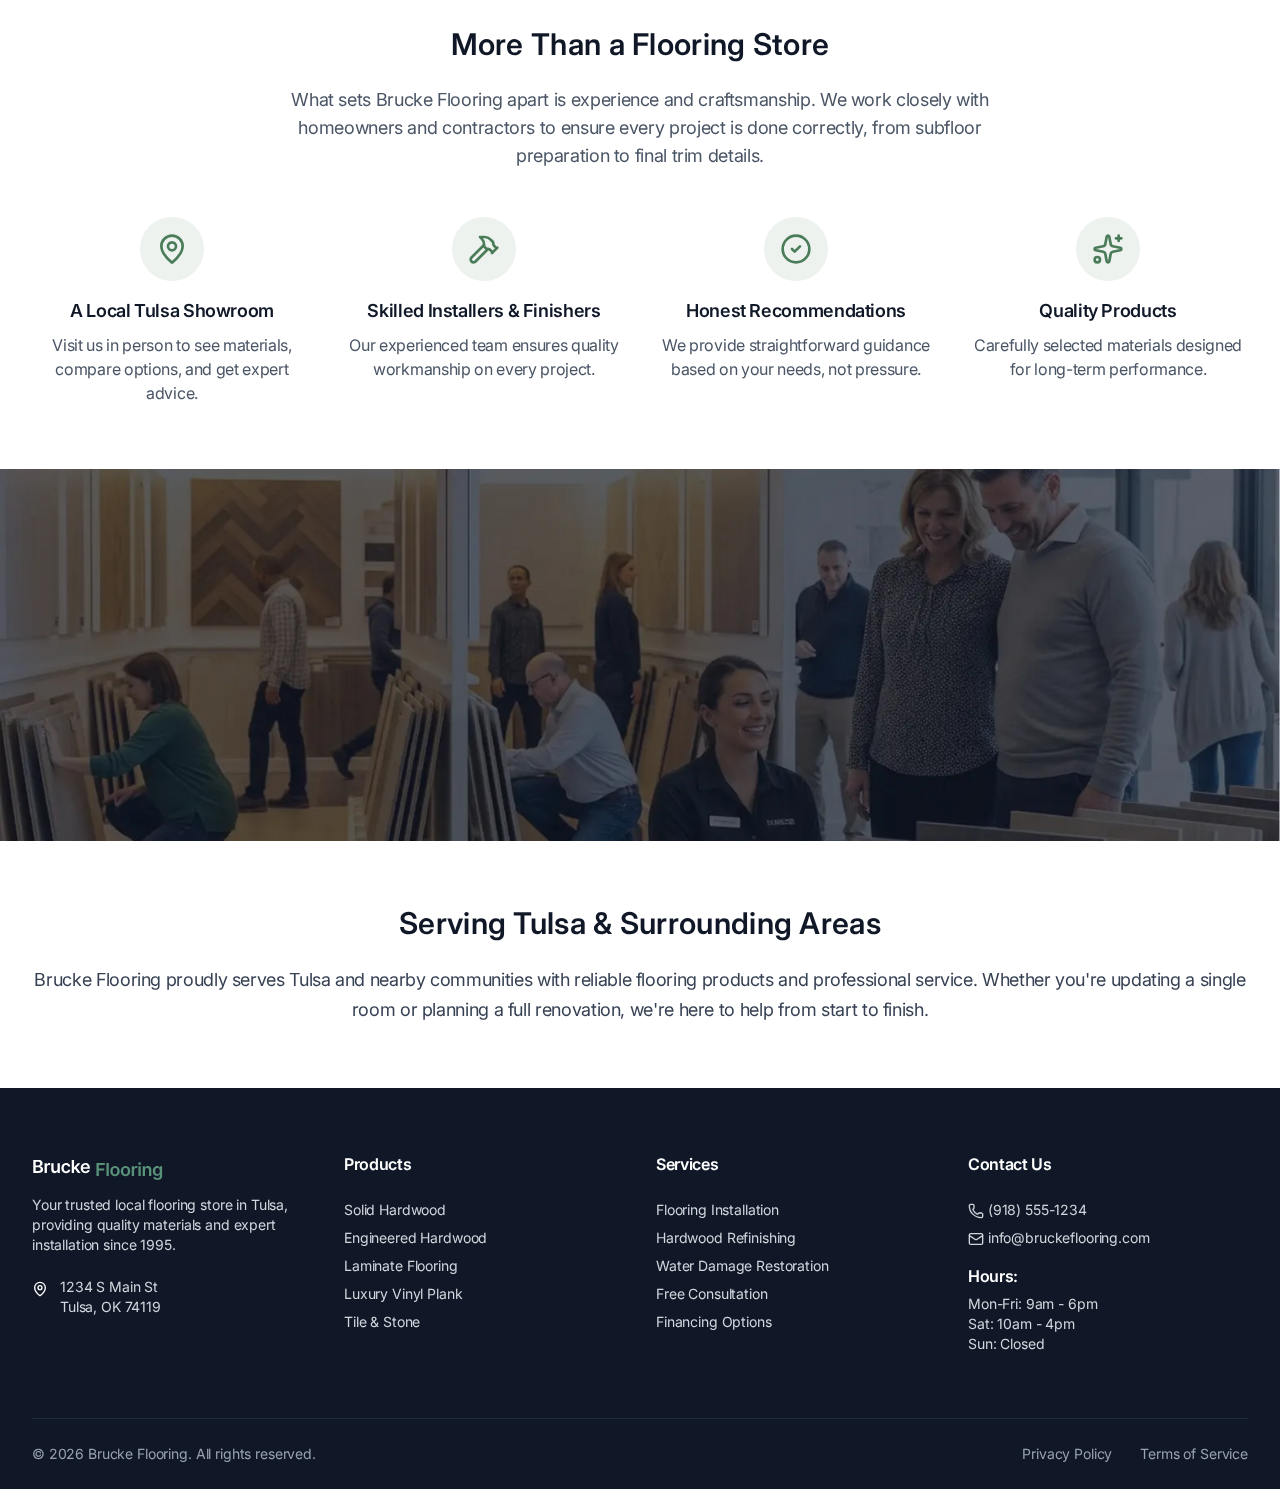
<file: contact/index.html>
<!doctype html>
<html lang="en">
	<head>
		<meta charset="UTF-8">
		<meta name="viewport" content="width=device-width, initial-scale=1.0, maximum-scale=5">
		<link rel="shortcut icon" href="../assets/img/favicon.png">
		<title>Contact</title>
		<meta name="author" content="">
		<meta name="canonical" content="/contact">
		<meta name="dcterms.dateCopyrighted" content="2026">
		<meta name="geo.placename" content="">
		<meta name="geo.region" content="en-us">
		<meta name="robots" content="noindex,nofollow">
		<meta property="og:type" content="website">
		<meta name="twitter:card" content="summary">
		<link rel="modulepreload" crossorigin href="../js/common.min.js?v=1770398769324">
		<script type="module" crossorigin="" src="../js/main.min.js?v=1770398769324"></script>
		<link rel="stylesheet" crossorigin="" href="../css/main.min.css?v=1770398769324">
	</head>
	<body>
		<div class="wrapper">
			<header data-fls-header="" class="header">
				<div class="header__container">
					<div class="header__logo">
						<a href="/">
							<img src="../assets/img/logo.svg" alt="">
						</a>
					</div>
					<div class="header__menu menu">
						<nav class="menu__body">
							<ul class="menu__list">
								<li class="menu__item">
									<a href="https://pavlo-honcharenko.github.io/brucke-flooring/" class="menu__link">Home</a>
								</li>
								<li class="menu__item">
									<a href="https://pavlo-honcharenko.github.io/brucke-flooring/hardwood-flooring/" class="menu__link">Hardwood Flooring</a>
								</li>
								<li class="menu__item">
									<a href="https://pavlo-honcharenko.github.io/brucke-flooring/installation/" class="menu__link">Installation</a>
								</li>
								<li class="menu__item">
									<a href="https://pavlo-honcharenko.github.io/brucke-flooring/about/" class="menu__link">About</a>
								</li>
								<li class="menu__item">
									<a href="https://pavlo-honcharenko.github.io/brucke-flooring/contact/" class="menu__link menu__link--active">Contact</a>
								</li>
							</ul>
						</nav>
					</div>
					<a href="tel:9185551234" class="link-to-call">
						<img src="../assets/img/icons/phone-dark.svg" alt="phone">
						(918) 555-1234
					</a>
					<a href="" class="btn">Visit Showroom</a>
					<button type="button" data-fls-menu="" class="menu__icon icon-menu">
						<span></span>
					</button>
				</div>
			</header>
			<main class="page">
				<section class="hero-main">
					<div class="hero-main__bg">
						<picture>
							<source media="(min-width: 300px) and (max-width: 350px)" srcset="img/section-1/assets/img/home/1-320.jpg">
							<source media="(min-width: 351px) and (max-width: 479px)" srcset="img/section-1/assets/img/home/1-480.jpg">
							<source media="(min-width: 480px) and (max-width: 767px)" srcset="img/section-1/assets/img/home/1-768.jpg">
							<source media="(min-width: 768px) and (max-width: 1023px)" srcset="../assets/img/home/1-1024.webp">
							<source media="(min-width: 1024px) and (max-width: 1199px)" srcset="../assets/img/home/1-1200.webp">
							<source media="(min-width: 1200px)" srcset="../assets/img/home/1.webp">
							<img alt="" src="../assets/img/home/1.webp">
						</picture>
						<div class="hero-main__overlay"></div>
					</div>
					<div class="hero-main__container">
						<div class="hero-main__content">
							<div class="hero-main__title">
								<h1>Tulsa's Local Flooring Store for Quality Materials & Expert Installation</h1>
							</div>
							<div class="hero-main__text">
								<p>
									Brucke Flooring is a locally owned flooring store in Tulsa offering quality flooring products, professional installation, and hardwood floor refinishing—all from one trusted team.
								</p>
							</div>
							<div class="hero-main__buttons">
								<a href="" class="btn">
									Visit Our Showroom
									<img src="../assets/img/icons/arrow-white.svg" alt="icon">
								</a>
								<a href="" class="button-transparent">Learn More</a>
							</div>
						</div>
					</div>
				</section>
				<section class="three-cards background-white">
					<div class="three-cards__container">
						<div class="three-cards__cards">
							<div class="three-cards__card">
								<div class="three-cards__background">
									<img alt="" src="../assets/img/home/2.webp">
								</div>
								<div class="three-cards__icon">
									<img src="../assets/img/icons/1.svg" alt="icon">
								</div>
								<div class="three-cards__title">Professional Installation</div>
								<div class="three-cards__text">
									<p>
										Our expert installers handle every project with precision and care, ensuring quality results that last for decades.
									</p>
								</div>
							</div>
							<div class="three-cards__card">
								<div class="three-cards__background">
									<img alt="" src="../assets/img/home/3.webp">
								</div>
								<div class="three-cards__icon">
									<img src="../assets/img/icons/2.svg" alt="icon">
								</div>
								<div class="three-cards__title">Quality Products</div>
								<div class="three-cards__text">
									<p>
										Browse high-quality hardwood, engineered wood, laminate, LVP, and tile options—all carefully selected for performance and style.
									</p>
								</div>
							</div>
							<div class="three-cards__card">
								<div class="three-cards__background">
									<img alt="" src="../assets/img/home/4.webp">
								</div>
								<div class="three-cards__icon">
									<img src="../assets/img/icons/3.svg" alt="icon">
								</div>
								<div class="three-cards__title">Custom Solutions</div>
								<div class="three-cards__text">
									<p>
										From classic to contemporary, we help you find flooring that complements your home's unique character and your lifestyle.
									</p>
								</div>
							</div>
						</div>
					</div>
				</section>
				<section class="products background-white">
					<div class="products__container">
						<div class="products__title">
							<h2>Flooring Products for Every Space</h2>
						</div>
						<div class="products__description">
							<p>
								Our showroom features a carefully selected range of flooring options designed to perform well in Tulsa homes and businesses. We carry flooring for both walls and floors, with styles ranging from classic to modern.
							</p>
						</div>
						<div class="products__items">
							<div class="products__item">
								<div class="product">
									<div class="product__image">
										<img alt="" src="../assets/img/home/5.webp">
									</div>
									<div class="product__title">
										<h3>Solid Hardwood Flooring</h3>
									</div>
									<div class="product__text">
										<p>
											Timeless beauty and lasting durability. Can be refinished multiple times for generations of use.
										</p>
									</div>
									<a href="" class="product__link">
										Learn More
										<img src="../assets/img/icons/arrow-dark.svg" alt="">
									</a>
								</div>
							</div>
							<div class="products__item">
								<div class="product">
									<div class="product__image">
										<img alt="" src="../assets/img/home/6.webp">
									</div>
									<div class="product__title">
										<h3>Engineered Hardwood Flooring</h3>
									</div>
									<div class="product__text">
										<p>
											The look of real wood with added stability. Ideal for areas where solid hardwood may not be suitable.
										</p>
									</div>
									<a href="" class="product__link">
										Learn More
										<img src="../assets/img/icons/arrow-dark.svg" alt="">
									</a>
								</div>
							</div>
							<div class="products__item">
								<div class="product">
									<div class="product__image">
										<img alt="" src="../assets/img/home/7.webp">
									</div>
									<div class="product__title">
										<h3>Laminate Flooring</h3>
									</div>
									<div class="product__text">
										<p>
											Budget-friendly and durable. Easy to maintain with a wide variety of wood-look and stone-look designs.
										</p>
									</div>
									<a href="" class="product__link">
										Learn More
										<img src="../assets/img/icons/arrow-dark.svg" alt="">
									</a>
								</div>
							</div>
							<div class="products__item">
								<div class="product">
									<div class="product__image">
										<img alt="" src="../assets/img/home/8.webp">
									</div>
									<div class="product__title">
										<h3>Luxury Vinyl Plank (LVP)</h3>
									</div>
									<div class="product__text">
										<p>
											Waterproof and resilient. Perfect for high-traffic areas, kitchens, and bathrooms without sacrificing style.
										</p>
									</div>
									<a href="" class="product__link">
										Learn More
										<img src="../assets/img/icons/arrow-dark.svg" alt="">
									</a>
								</div>
							</div>
							<div class="products__item">
								<div class="product">
									<div class="product__image">
										<img alt="" src="../assets/img/home/9.webp">
									</div>
									<div class="product__title">
										<h3>Tile for Floors, Walls & More</h3>
									</div>
									<div class="product__text">
										<p>
											From ceramic to natural stone. Ideal for backsplashes, showers, and floors that need to stand up to moisture.
										</p>
									</div>
									<a href="" class="product__link">
										Learn More
										<img src="../assets/img/icons/arrow-dark.svg" alt="">
									</a>
								</div>
							</div>
						</div>
					</div>
				</section>
				<section class="professional-services background-grey">
					<div class="professional-services__container">
						<div class="professional-services__row">
							<div class="professional-services__col professional-services__col--image">
								<div class="image-wrapper">
									<img alt="" src="../assets/img/home/10.webp">
								</div>
							</div>
							<div class="professional-services__col professional-services__col--text">
								<div class="professional-services__title">
									<h2>Professional Installation & Refinishing Services</h2>
								</div>
								<div class="professional-services__description">
									<p>
										In addition to selling flooring, Brucke Flooring provides expert installation and refinishing services. Our experienced team handles projects of all sizes with attention to detail and clear communication from start to finish.
									</p>
								</div>
								<ul>
									<li>
										<img src="../assets/img/icons/check.svg" alt="icon">
										<div class="professional-services__item-text">
											<div class="professional-services__subtitle">
												<h3>Flooring Installation for All Material Types</h3>
											</div>
											<div class="professional-services__text">
												<p>Expert installation of hardwood, engineered, laminate, LVP, and tile flooring.</p>
											</div>
										</div>
									</li>
									<li>
										<img src="../assets/img/icons/check.svg" alt="icon">
										<div class="professional-services__item-text">
											<div class="professional-services__subtitle">
												<h3>Hardwood Floor Refinishing</h3>
											</div>
											<div class="professional-services__text">
												<p>
													Restore your existing hardwood floors to their original beauty with professional refinishing.
												</p>
											</div>
										</div>
									</li>
									<li>
										<img src="../assets/img/icons/check.svg" alt="icon">
										<div class="professional-services__item-text">
											<div class="professional-services__subtitle">
												<h3>Water Damage Restoration</h3>
											</div>
											<div class="professional-services__text">
												<p>Quick response and expert repairs for water-damaged flooring.</p>
											</div>
										</div>
									</li>
								</ul>
								<a href="" class="btn">
									Learn About Installation
									<img src="../assets/img/icons/arrow-white.svg" alt="">
								</a>
							</div>
						</div>
					</div>
				</section>
				<section class="more background-white">
					<div class="more__container">
						<div class="more__title">
							<h2>More Than a Flooring Store</h2>
						</div>
						<div class="more__description">
							<p>
								What sets Brucke Flooring apart is experience and craftsmanship. We work closely with homeowners and contractors to ensure every project is done correctly, from subfloor preparation to final trim details.
							</p>
						</div>
						<div class="more__items">
							<div class="more__item">
								<div class="more-item">
									<div class="more-item__icon">
										<img src="../assets/img/icons/4.svg" alt="icon">
									</div>
									<div class="more-item__subtitle">
										<h3>A Local Tulsa Showroom</h3>
									</div>
									<div class="more-item__text">
										<p>Visit us in person to see materials, compare options, and get expert advice.</p>
									</div>
								</div>
							</div>
							<div class="more__item">
								<div class="more-item">
									<div class="more-item__icon">
										<img src="../assets/img/icons/5.svg" alt="icon">
									</div>
									<div class="more-item__subtitle">
										<h3>Skilled Installers & Finishers</h3>
									</div>
									<div class="more-item__text">
										<p>Our experienced team ensures quality workmanship on every project.</p>
									</div>
								</div>
							</div>
							<div class="more__item">
								<div class="more-item">
									<div class="more-item__icon">
										<img src="../assets/img/icons/6.svg" alt="icon">
									</div>
									<div class="more-item__subtitle">
										<h3>Honest Recommendations</h3>
									</div>
									<div class="more-item__text">
										<p>We provide straightforward guidance based on your needs, not pressure.</p>
									</div>
								</div>
							</div>
							<div class="more__item">
								<div class="more-item">
									<div class="more-item__icon">
										<img src="../assets/img/icons/7.svg" alt="icon">
									</div>
									<div class="more-item__subtitle">
										<h3>Quality Products</h3>
									</div>
									<div class="more-item__text">
										<p>Carefully selected materials designed for long-term performance.</p>
									</div>
								</div>
							</div>
						</div>
					</div>
				</section>
				<img alt="" src="../assets/img/home/11.webp">
				<section class="serving background-white">
					<div class="serving__container">
						<div class="serving__title">
							<h2>Serving Tulsa & Surrounding Areas</h2>
						</div>
						<div class="serving__description">
							<p>
								Brucke Flooring proudly serves Tulsa and nearby communities with reliable flooring products and professional service. Whether you're updating a single room or planning a full renovation, we're here to help from start to finish.
							</p>
						</div>
					</div>
				</section>
			</main>
			<footer data-fls-footer="" class="footer">
				<div class="footer__container">
					<div class="footer__row">
						<div class="footer__col">
							<div class="col-wrapper">
								<div class="footer__title">
									<a href="">
										<img src="../assets/img/logo-footer.svg" alt="logo">
									</a>
								</div>
								<p>
									Your trusted local flooring store in Tulsa, providing quality materials and expert installation since 1995.
								</p>
								<div class="footer__location">
									<img src="../assets/img/icons/location-white.svg" alt="icon">
									<div>
										<p>
											1234 S Main St
											<br>
											Tulsa, OK 74119
										</p>
									</div>
								</div>
							</div>
						</div>
						<div class="footer__col">
							<div class="col-wrapper">
								<div class="footer__title">
									<h2>Products</h2>
								</div>
								<ul>
									<li>
										<a href="">Solid Hardwood</a>
									</li>
									<li>
										<a href="">Engineered Hardwood</a>
									</li>
									<li>
										<a href="">Laminate Flooring</a>
									</li>
									<li>
										<a href="">Luxury Vinyl Plank</a>
									</li>
									<li>
										<a href="">Tile & Stone</a>
									</li>
								</ul>
							</div>
						</div>
						<div class="footer__col">
							<div class="col-wrapper">
								<div class="footer__title">
									<h2>Services</h2>
								</div>
								<ul>
									<li>
										<a href="">Flooring Installation</a>
									</li>
									<li>
										<a href="">Hardwood Refinishing</a>
									</li>
									<li>
										<a href="">Water Damage Restoration</a>
									</li>
									<li>
										<a href="">Free Consultation</a>
									</li>
									<li>
										<a href="">Financing Options</a>
									</li>
								</ul>
							</div>
						</div>
						<div class="footer__col">
							<div class="col-wrapper">
								<div class="footer__title">
									<h2>Contact Us</h2>
								</div>
								<ul>
									<li>
										<a href="tel:9185551234">
											<img src="../assets/img/icons/phone-grey.svg" alt="phone">
											(918) 555-1234
										</a>
									</li>
									<li>
										<a href="mailto:info@bruckeflooring.com">
											<img src="../assets/img/icons/mail-grey.svg" alt="email">
											info@bruckeflooring.com
										</a>
									</li>
								</ul>
								<h3>Hours:</h3>
								<p>
									Mon-Fri: 9am - 6pm
									<br>
									Sat: 10am - 4pm
									<br>
									Sun: Closed
								</p>
							</div>
						</div>
					</div>
				</div>
				<div class="footer__container">
					<div class="row">
						<div class="col">© 2026 Brucke Flooring. All rights reserved.</div>
						<div class="col">
							<a href="">Privacy Policy</a>
							<a href="">Terms of Service</a>
						</div>
					</div>
				</div>
			</footer>
		</div>
	</body>
</html>
</file>
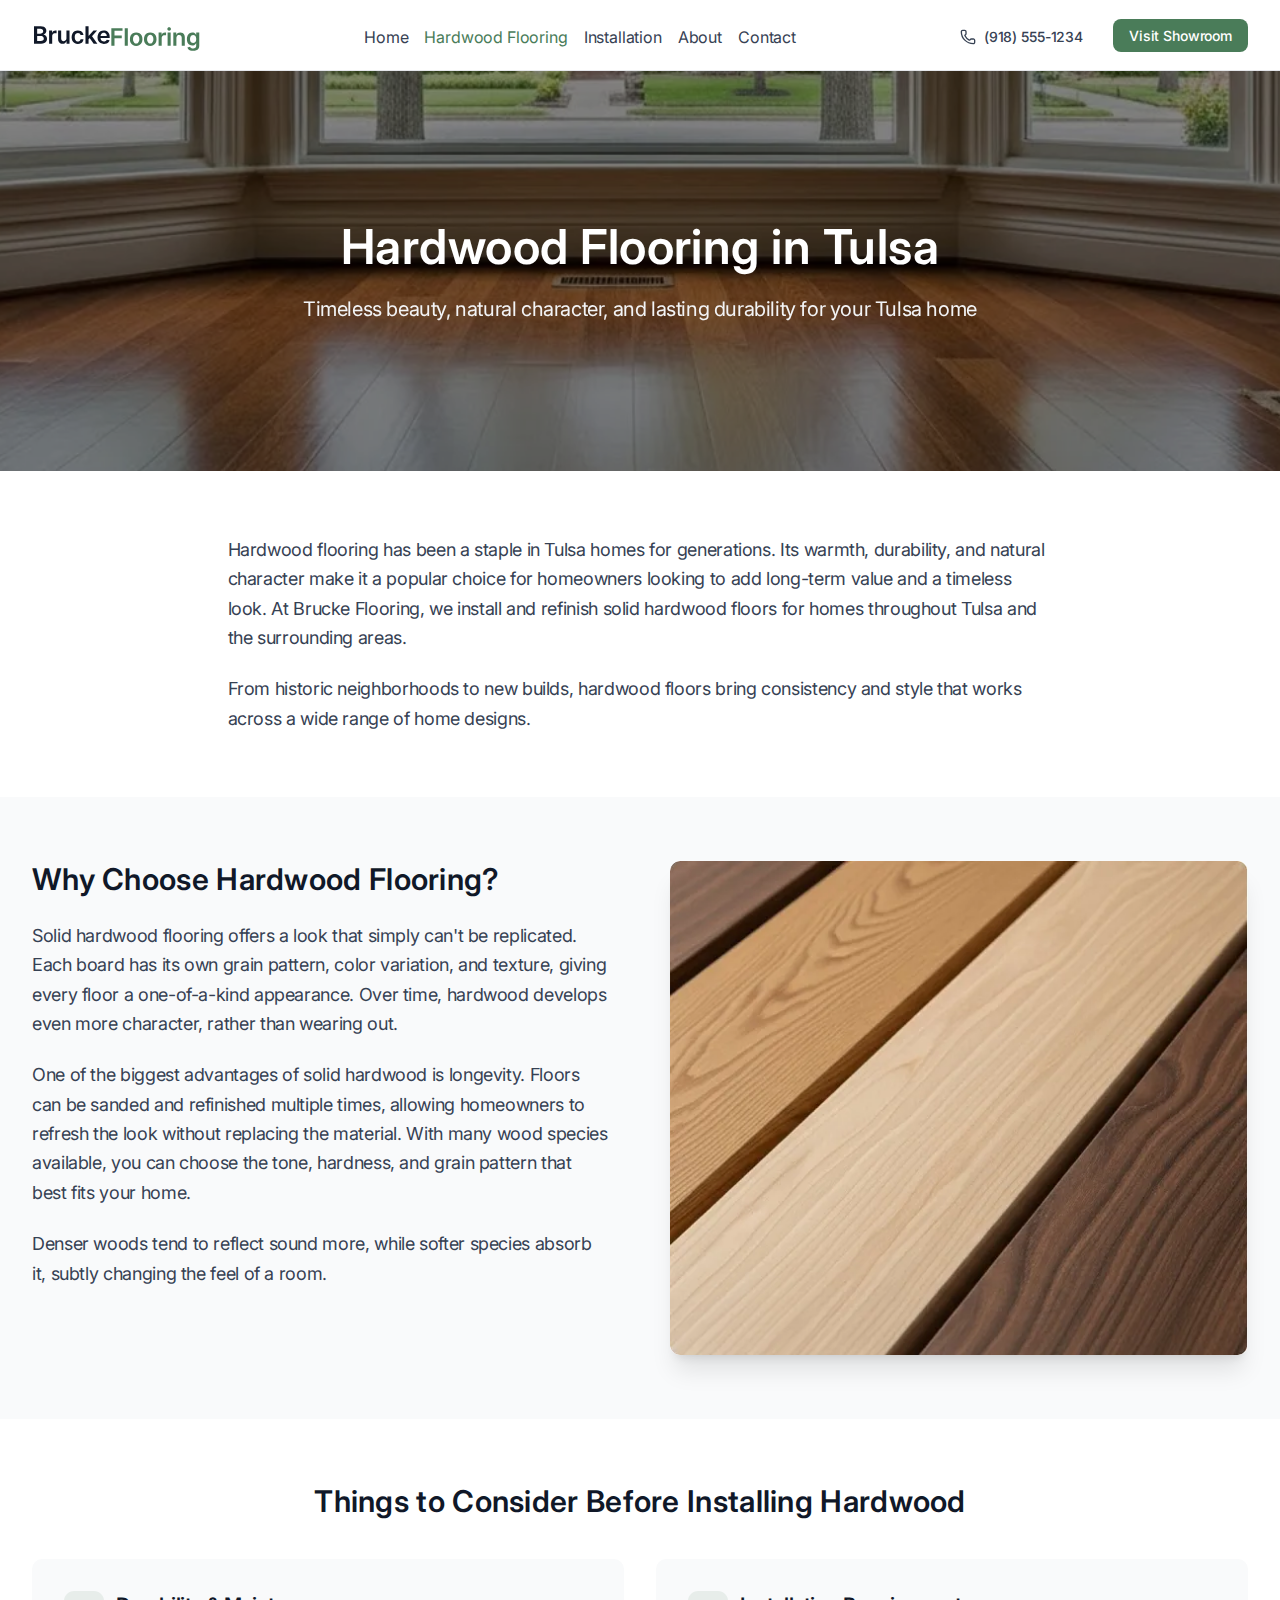
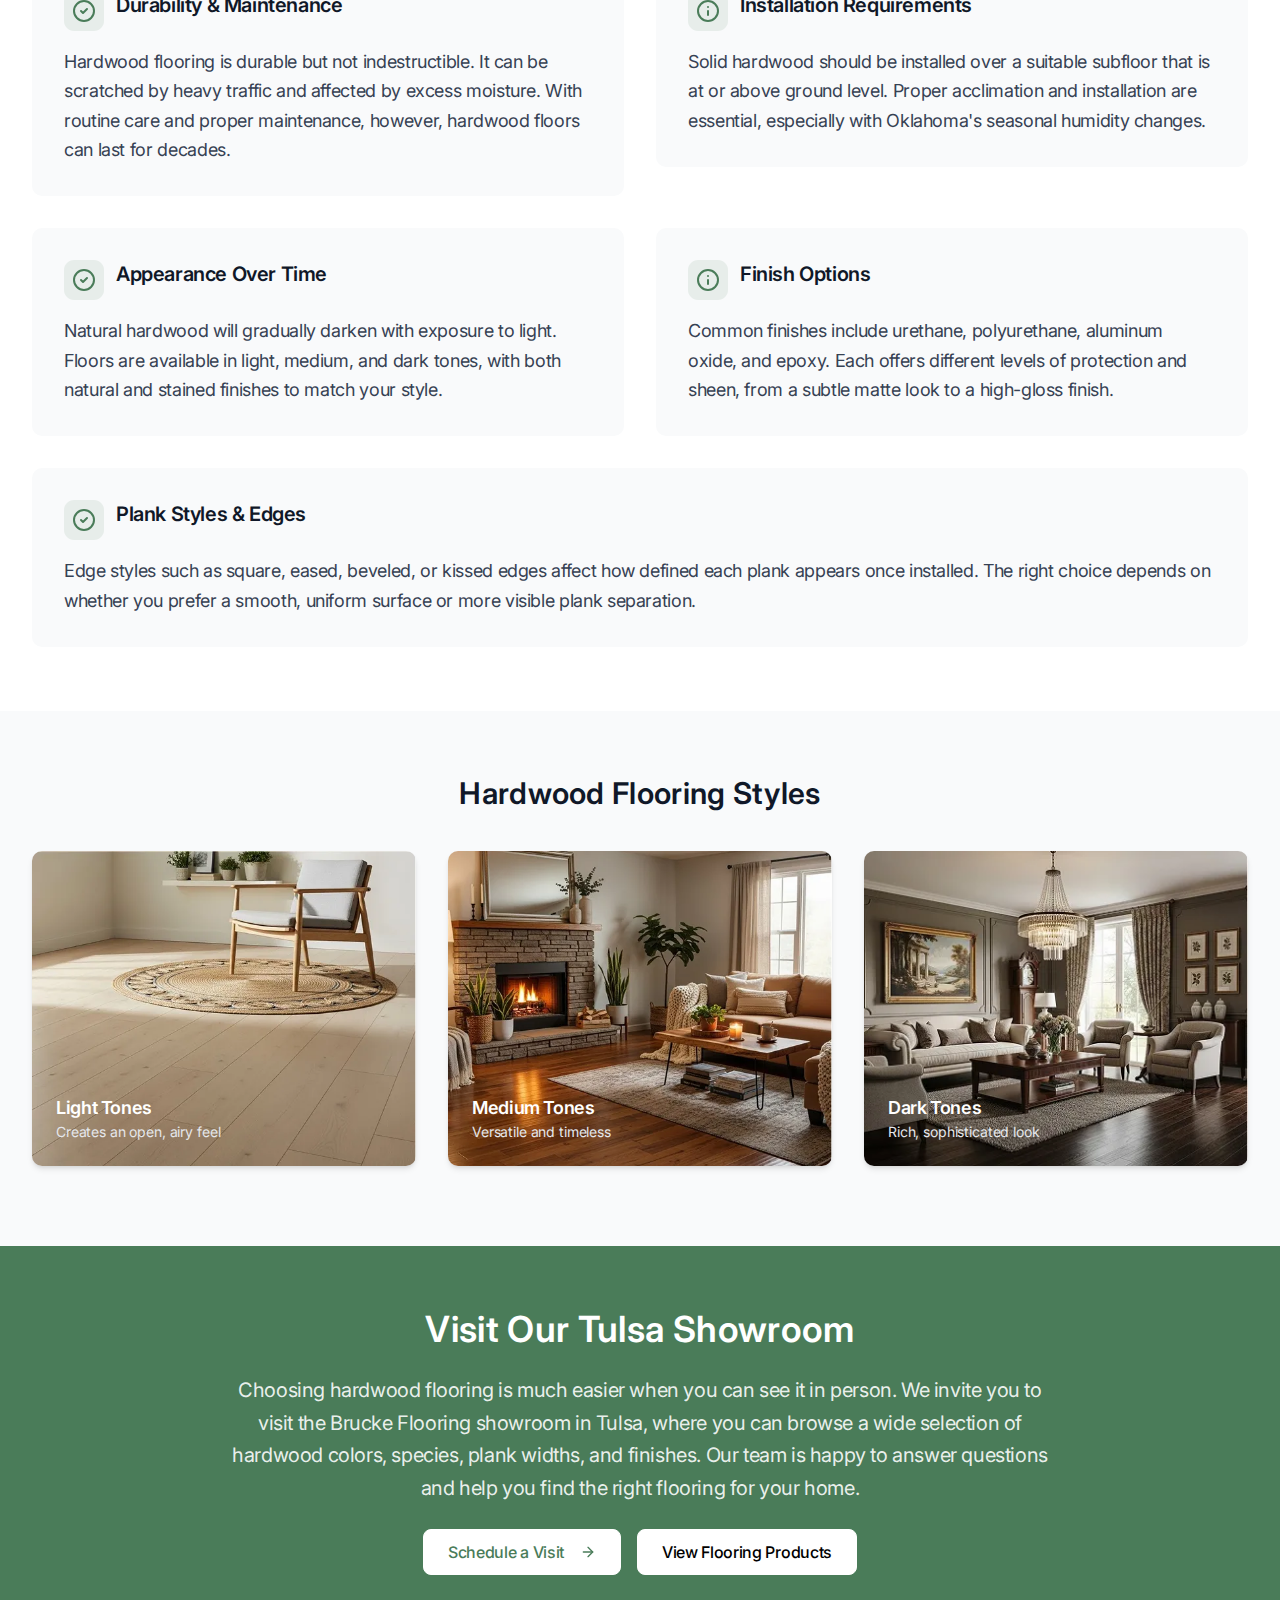
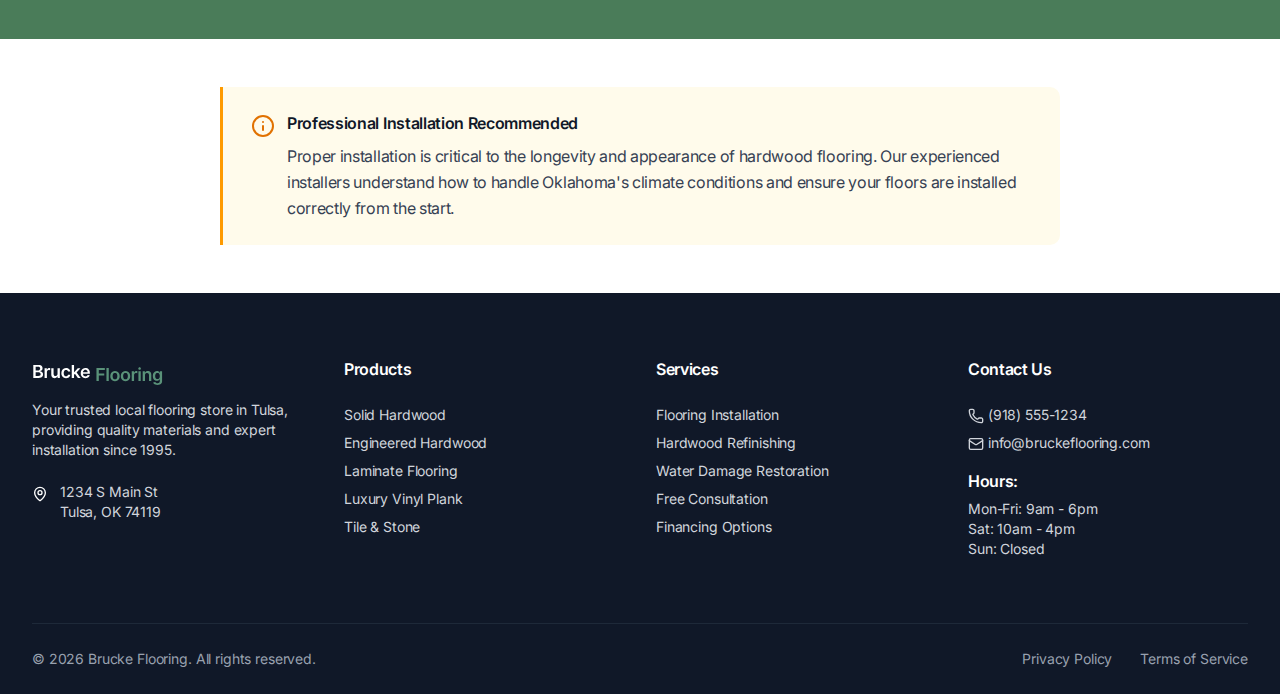
<file: hardwood-flooring/index.html>
<!doctype html>
<html lang="en">
	<head>
		<meta charset="UTF-8">
		<meta name="viewport" content="width=device-width, initial-scale=1.0, maximum-scale=5">
		<link rel="shortcut icon" href="../assets/img/favicon.png">
		<title>Hardwood Flooring</title>
		<meta name="author" content="">
		<meta name="canonical" content="/hardwood-flooring">
		<meta name="dcterms.dateCopyrighted" content="2026">
		<meta name="geo.placename" content="">
		<meta name="geo.region" content="en-us">
		<meta name="robots" content="noindex,nofollow">
		<meta property="og:type" content="website">
		<meta name="twitter:card" content="summary">
		<link rel="modulepreload" crossorigin href="../js/common.min.js?v=1770398769320">
		<script type="module" crossorigin="" src="../js/main.min.js?v=1770398769320"></script>
		<link rel="stylesheet" crossorigin="" href="../css/main.min.css?v=1770398769320">
	</head>
	<body>
		<div class="wrapper">
			<header data-fls-header="" class="header">
				<div class="header__container">
					<div class="header__logo">
						<a href="/">
							<img src="../assets/img/logo.svg" alt="">
						</a>
					</div>
					<div class="header__menu menu">
						<nav class="menu__body">
							<ul class="menu__list">
								<li class="menu__item">
									<a href="https://pavlo-honcharenko.github.io/brucke-flooring/" class="menu__link">Home</a>
								</li>
								<li class="menu__item">
									<a href="https://pavlo-honcharenko.github.io/brucke-flooring/hardwood-flooring/" class="menu__link menu__link--active">Hardwood Flooring</a>
								</li>
								<li class="menu__item">
									<a href="https://pavlo-honcharenko.github.io/brucke-flooring/installation/" class="menu__link">Installation</a>
								</li>
								<li class="menu__item">
									<a href="https://pavlo-honcharenko.github.io/brucke-flooring/about/" class="menu__link">About</a>
								</li>
								<li class="menu__item">
									<a href="https://pavlo-honcharenko.github.io/brucke-flooring/contact/" class="menu__link">Contact</a>
								</li>
							</ul>
						</nav>
					</div>
					<a href="tel:9185551234" class="link-to-call">
						<img src="../assets/img/icons/phone-dark.svg" alt="phone">
						(918) 555-1234
					</a>
					<a href="" class="btn">Visit Showroom</a>
					<button type="button" data-fls-menu="" class="menu__icon icon-menu">
						<span></span>
					</button>
				</div>
			</header>
			<main class="page">
				<section class="hero">
					<div class="hero__bg">
						<picture>
							<source media="(min-width: 300px) and (max-width: 350px)" srcset="img/section-1/assets/img/flooring/1-320.jpg">
							<source media="(min-width: 351px) and (max-width: 479px)" srcset="img/section-1/assets/img/flooring/1-480.jpg">
							<source media="(min-width: 480px) and (max-width: 767px)" srcset="img/section-1/assets/img/flooring/1-768.jpg">
							<source media="(min-width: 768px) and (max-width: 1023px)" srcset="../assets/img/flooring/1-1024.webp">
							<source media="(min-width: 1024px) and (max-width: 1199px)" srcset="../assets/img/flooring/1-1200.webp">
							<source media="(min-width: 1200px)" srcset="../assets/img/flooring/1.webp">
							<img alt="" src="../assets/img/flooring/1.webp">
						</picture>
						<div class="hero__overlay"></div>
					</div>
					<div class="hero__container">
						<div class="hero__title">
							<h1>Hardwood Flooring in Tulsa</h1>
						</div>
						<div class="hero__description">
							<p>Timeless beauty, natural character, and lasting durability for your Tulsa home</p>
						</div>
					</div>
				</section>
				<div class="only-text background-white">
					<div class="only-text__container">
						<p>
							Hardwood flooring has been a staple in Tulsa homes for generations. Its warmth, durability, and natural character make it a popular choice for homeowners looking to add long-term value and a timeless look. At Brucke Flooring, we install and refinish solid hardwood floors for homes throughout Tulsa and the surrounding areas.
						</p>
						<p>
							From historic neighborhoods to new builds, hardwood floors bring consistency and style that works across a wide range of home designs.
						</p>
					</div>
				</div>
				<section class="why background-grey">
					<div class="why__container">
						<div class="why__row">
							<div class="why__col why__col--image">
								<div class="image-wrapper">
									<img alt="" src="../assets/img/flooring/2.webp">
								</div>
							</div>
							<div class="why__col why__col--text">
								<div class="why__title">
									<h2>Why Choose Hardwood Flooring?</h2>
								</div>
								<p>
									Solid hardwood flooring offers a look that simply can't be replicated. Each board has its own grain pattern, color variation, and texture, giving every floor a one-of-a-kind appearance. Over time, hardwood develops even more character, rather than wearing out.
								</p>
								<p>
									One of the biggest advantages of solid hardwood is longevity. Floors can be sanded and refinished multiple times, allowing homeowners to refresh the look without replacing the material. With many wood species available, you can choose the tone, hardness, and grain pattern that best fits your home.
								</p>
								<p>
									Denser woods tend to reflect sound more, while softer species absorb it, subtly changing the feel of a room.
								</p>
							</div>
						</div>
					</div>
				</section>
				<section class="things background-white">
					<div class="things__container">
						<div class="things__title">
							<h2>Things to Consider Before Installing Hardwood</h2>
						</div>
						<div class="things__items">
							<div class="things__item">
								<div class="item-things">
									<div class="item-things__row">
										<div class="item-things__icon">
											<img src="../assets/img/icons/8.svg" alt="icon">
										</div>
										<div class="item-things__title">
											<h3>Durability & Maintenance</h3>
										</div>
									</div>
									<div class="item-things__text">
										<p>
											Hardwood flooring is durable but not indestructible. It can be scratched by heavy traffic and affected by excess moisture. With routine care and proper maintenance, however, hardwood floors can last for decades.
										</p>
									</div>
								</div>
							</div>
							<div class="things__item">
								<div class="item-things">
									<div class="item-things__row">
										<div class="item-things__icon">
											<img src="../assets/img/icons/9.svg" alt="icon">
										</div>
										<div class="item-things__title">
											<h3>Installation Requirements</h3>
										</div>
									</div>
									<div class="item-things__text">
										<p>
											Solid hardwood should be installed over a suitable subfloor that is at or above ground level. Proper acclimation and installation are essential, especially with Oklahoma's seasonal humidity changes.
										</p>
									</div>
								</div>
							</div>
							<div class="things__item">
								<div class="item-things">
									<div class="item-things__row">
										<div class="item-things__icon">
											<img src="../assets/img/icons/8.svg" alt="icon">
										</div>
										<div class="item-things__title">
											<h3>Appearance Over Time</h3>
										</div>
									</div>
									<div class="item-things__text">
										<p>
											Natural hardwood will gradually darken with exposure to light. Floors are available in light, medium, and dark tones, with both natural and stained finishes to match your style.
										</p>
									</div>
								</div>
							</div>
							<div class="things__item">
								<div class="item-things">
									<div class="item-things__row">
										<div class="item-things__icon">
											<img src="../assets/img/icons/9.svg" alt="icon">
										</div>
										<div class="item-things__title">
											<h3>Finish Options</h3>
										</div>
									</div>
									<div class="item-things__text">
										<p>
											Common finishes include urethane, polyurethane, aluminum oxide, and epoxy. Each offers different levels of protection and sheen, from a subtle matte look to a high-gloss finish.
										</p>
									</div>
								</div>
							</div>
							<div class="things__item">
								<div class="item-things">
									<div class="item-things__row">
										<div class="item-things__icon">
											<img src="../assets/img/icons/8.svg" alt="icon">
										</div>
										<div class="item-things__title">
											<h3>Plank Styles & Edges</h3>
										</div>
									</div>
									<div class="item-things__text">
										<p>
											Edge styles such as square, eased, beveled, or kissed edges affect how defined each plank appears once installed. The right choice depends on whether you prefer a smooth, uniform surface or more visible plank separation.
										</p>
									</div>
								</div>
							</div>
						</div>
					</div>
				</section>
				<section class="styles background-grey">
					<div class="styles__container">
						<div class="styles__title">
							<h2>Hardwood Flooring Styles</h2>
						</div>
						<div class="styles__items">
							<div class="styles__item">
								<div class="item-styles">
									<img alt="Image" src="../assets/img/flooring/3.webp">
									<div class="item-styles__title">
										<h3>Light Tones</h3>
									</div>
									<div class="item-styles__text">
										<p>Creates an open, airy feel</p>
									</div>
								</div>
							</div>
							<div class="styles__item">
								<div class="item-styles">
									<img alt="Image" src="../assets/img/flooring/4.webp">
									<div class="item-styles__title">
										<h3>Medium Tones</h3>
									</div>
									<div class="item-styles__text">
										<p>Versatile and timeless</p>
									</div>
								</div>
							</div>
							<div class="styles__item">
								<div class="item-styles">
									<img alt="Image" src="../assets/img/flooring/5.webp">
									<div class="item-styles__title">
										<h3>Dark Tones</h3>
									</div>
									<div class="item-styles__text">
										<p>Rich, sophisticated look</p>
									</div>
								</div>
							</div>
						</div>
					</div>
				</section>
				<section class="green-section background-green">
					<div class="green-section__container">
						<div class="green-section__title">Visit Our Tulsa Showroom</div>
						<div class="green-section__text">
							<p>
								Choosing hardwood flooring is much easier when you can see it in person. We invite you to visit the Brucke Flooring showroom in Tulsa, where you can browse a wide selection of hardwood colors, species, plank widths, and finishes. Our team is happy to answer questions and help you find the right flooring for your home.
							</p>
						</div>
						<div class="green-section__row">
							<a href="" class="button-white">
								Schedule a Visit
								<img src="../assets/img/icons/arrow-dark.svg" alt="icon">
							</a>
							<a href="" class="button-white text-black">View Flooring Products</a>
						</div>
					</div>
				</section>
				<section class="info background-white">
					<div class="info__container">
						<div class="info-block">
							<div class="info-block__row">
								<img src="../assets/img/icons/info-orange.svg" alt="icon">
								<div class="info-block__content">
									<div class="info-block__title">
										<h3>Professional Installation Recommended</h3>
									</div>
									<div class="info-block__text">
										<p>
											Proper installation is critical to the longevity and appearance of hardwood flooring. Our experienced installers understand how to handle Oklahoma's climate conditions and ensure your floors are installed correctly from the start.
										</p>
									</div>
								</div>
							</div>
						</div>
					</div>
				</section>
			</main>
			<footer data-fls-footer="" class="footer">
				<div class="footer__container">
					<div class="footer__row">
						<div class="footer__col">
							<div class="col-wrapper">
								<div class="footer__title">
									<a href="">
										<img src="../assets/img/logo-footer.svg" alt="logo">
									</a>
								</div>
								<p>
									Your trusted local flooring store in Tulsa, providing quality materials and expert installation since 1995.
								</p>
								<div class="footer__location">
									<img src="../assets/img/icons/location-white.svg" alt="icon">
									<div>
										<p>
											1234 S Main St
											<br>
											Tulsa, OK 74119
										</p>
									</div>
								</div>
							</div>
						</div>
						<div class="footer__col">
							<div class="col-wrapper">
								<div class="footer__title">
									<h2>Products</h2>
								</div>
								<ul>
									<li>
										<a href="">Solid Hardwood</a>
									</li>
									<li>
										<a href="">Engineered Hardwood</a>
									</li>
									<li>
										<a href="">Laminate Flooring</a>
									</li>
									<li>
										<a href="">Luxury Vinyl Plank</a>
									</li>
									<li>
										<a href="">Tile & Stone</a>
									</li>
								</ul>
							</div>
						</div>
						<div class="footer__col">
							<div class="col-wrapper">
								<div class="footer__title">
									<h2>Services</h2>
								</div>
								<ul>
									<li>
										<a href="">Flooring Installation</a>
									</li>
									<li>
										<a href="">Hardwood Refinishing</a>
									</li>
									<li>
										<a href="">Water Damage Restoration</a>
									</li>
									<li>
										<a href="">Free Consultation</a>
									</li>
									<li>
										<a href="">Financing Options</a>
									</li>
								</ul>
							</div>
						</div>
						<div class="footer__col">
							<div class="col-wrapper">
								<div class="footer__title">
									<h2>Contact Us</h2>
								</div>
								<ul>
									<li>
										<a href="tel:9185551234">
											<img src="../assets/img/icons/phone-grey.svg" alt="phone">
											(918) 555-1234
										</a>
									</li>
									<li>
										<a href="mailto:info@bruckeflooring.com">
											<img src="../assets/img/icons/mail-grey.svg" alt="email">
											info@bruckeflooring.com
										</a>
									</li>
								</ul>
								<h3>Hours:</h3>
								<p>
									Mon-Fri: 9am - 6pm
									<br>
									Sat: 10am - 4pm
									<br>
									Sun: Closed
								</p>
							</div>
						</div>
					</div>
				</div>
				<div class="footer__container">
					<div class="row">
						<div class="col">© 2026 Brucke Flooring. All rights reserved.</div>
						<div class="col">
							<a href="">Privacy Policy</a>
							<a href="">Terms of Service</a>
						</div>
					</div>
				</div>
			</footer>
		</div>
	</body>
</html>
</file>
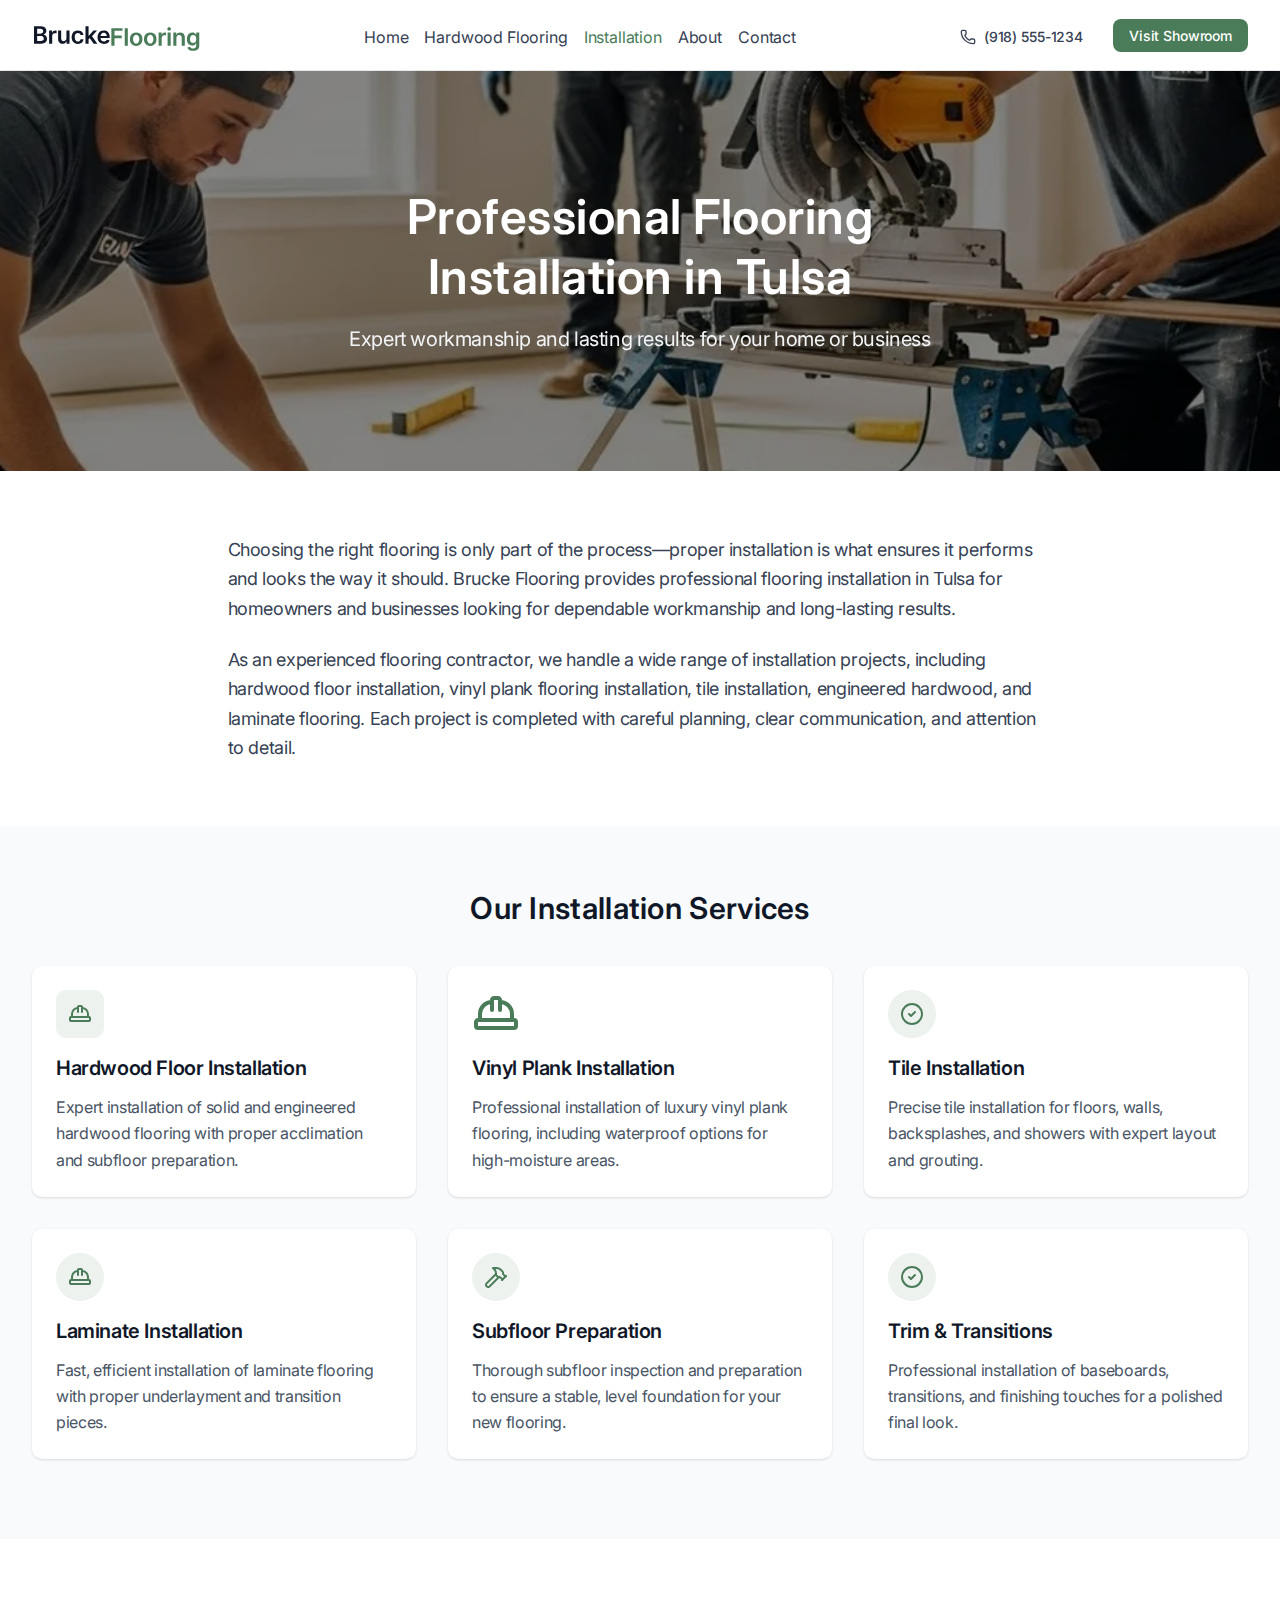
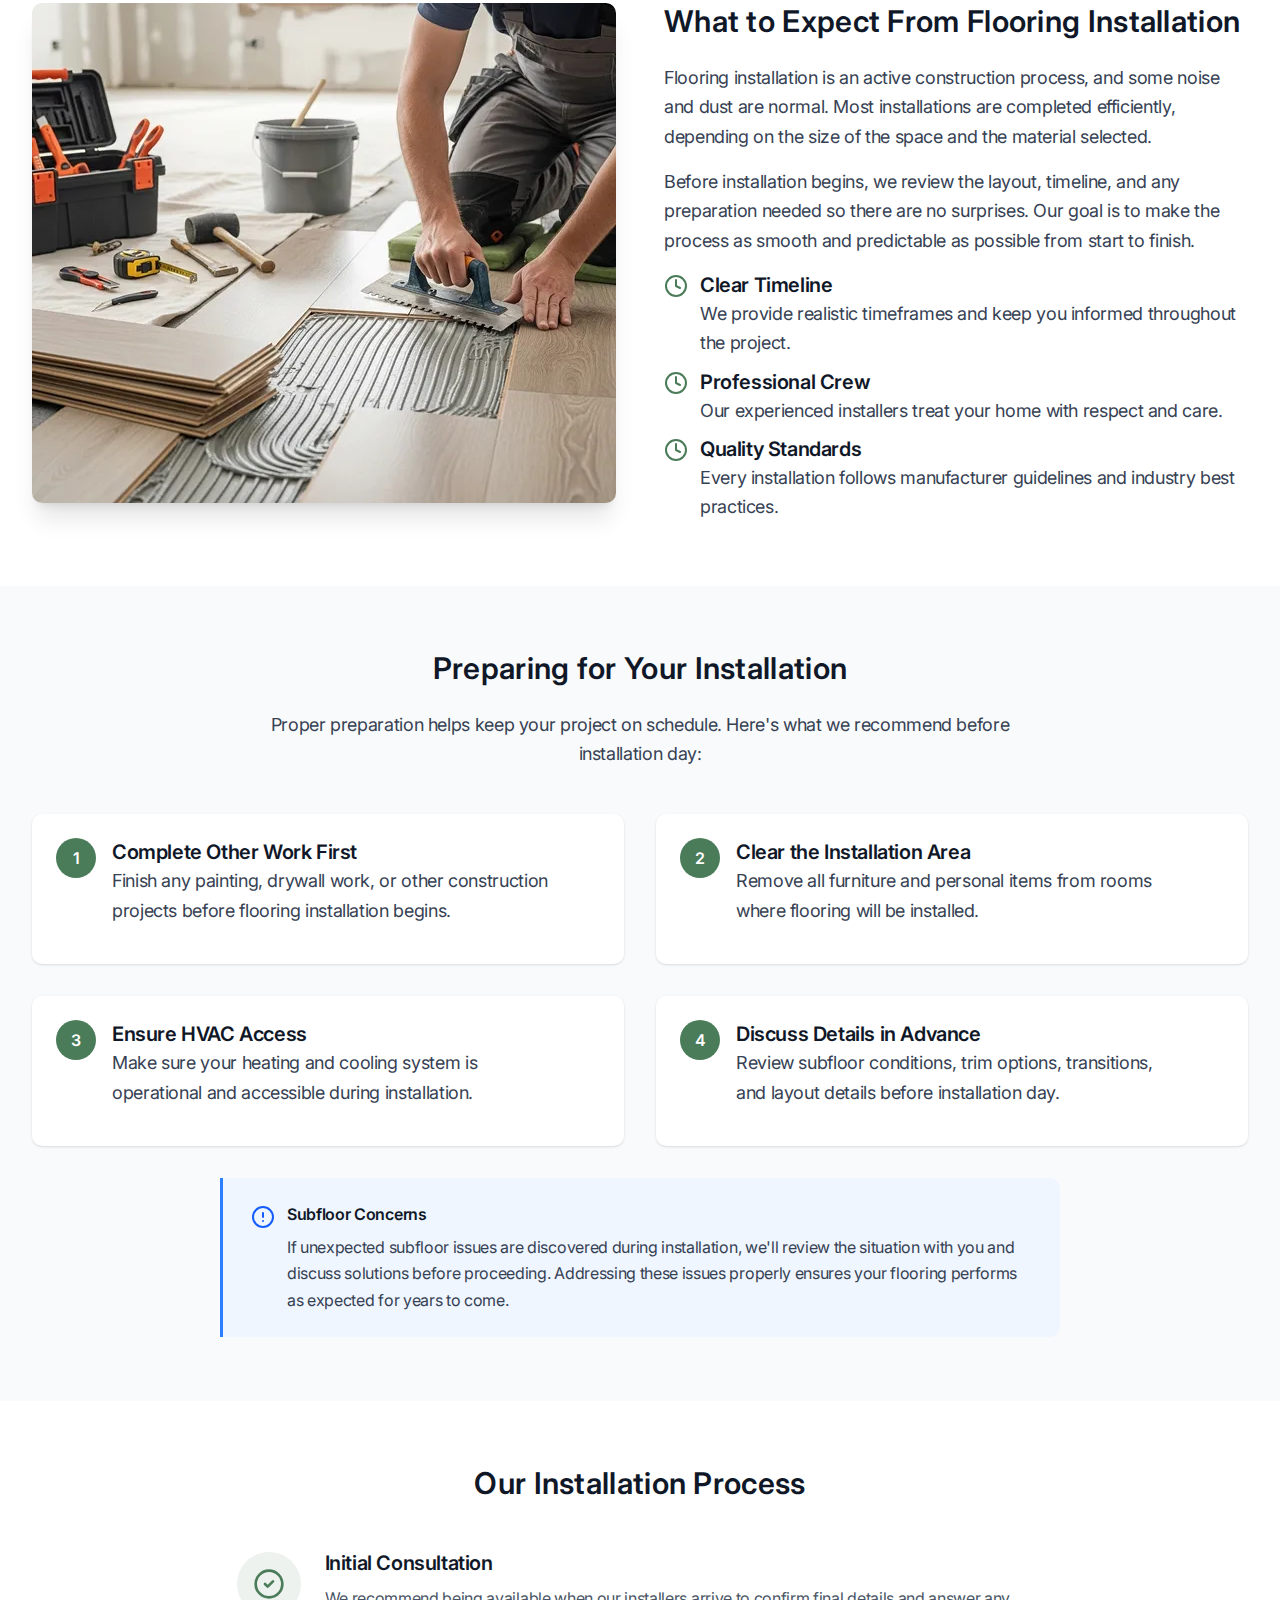
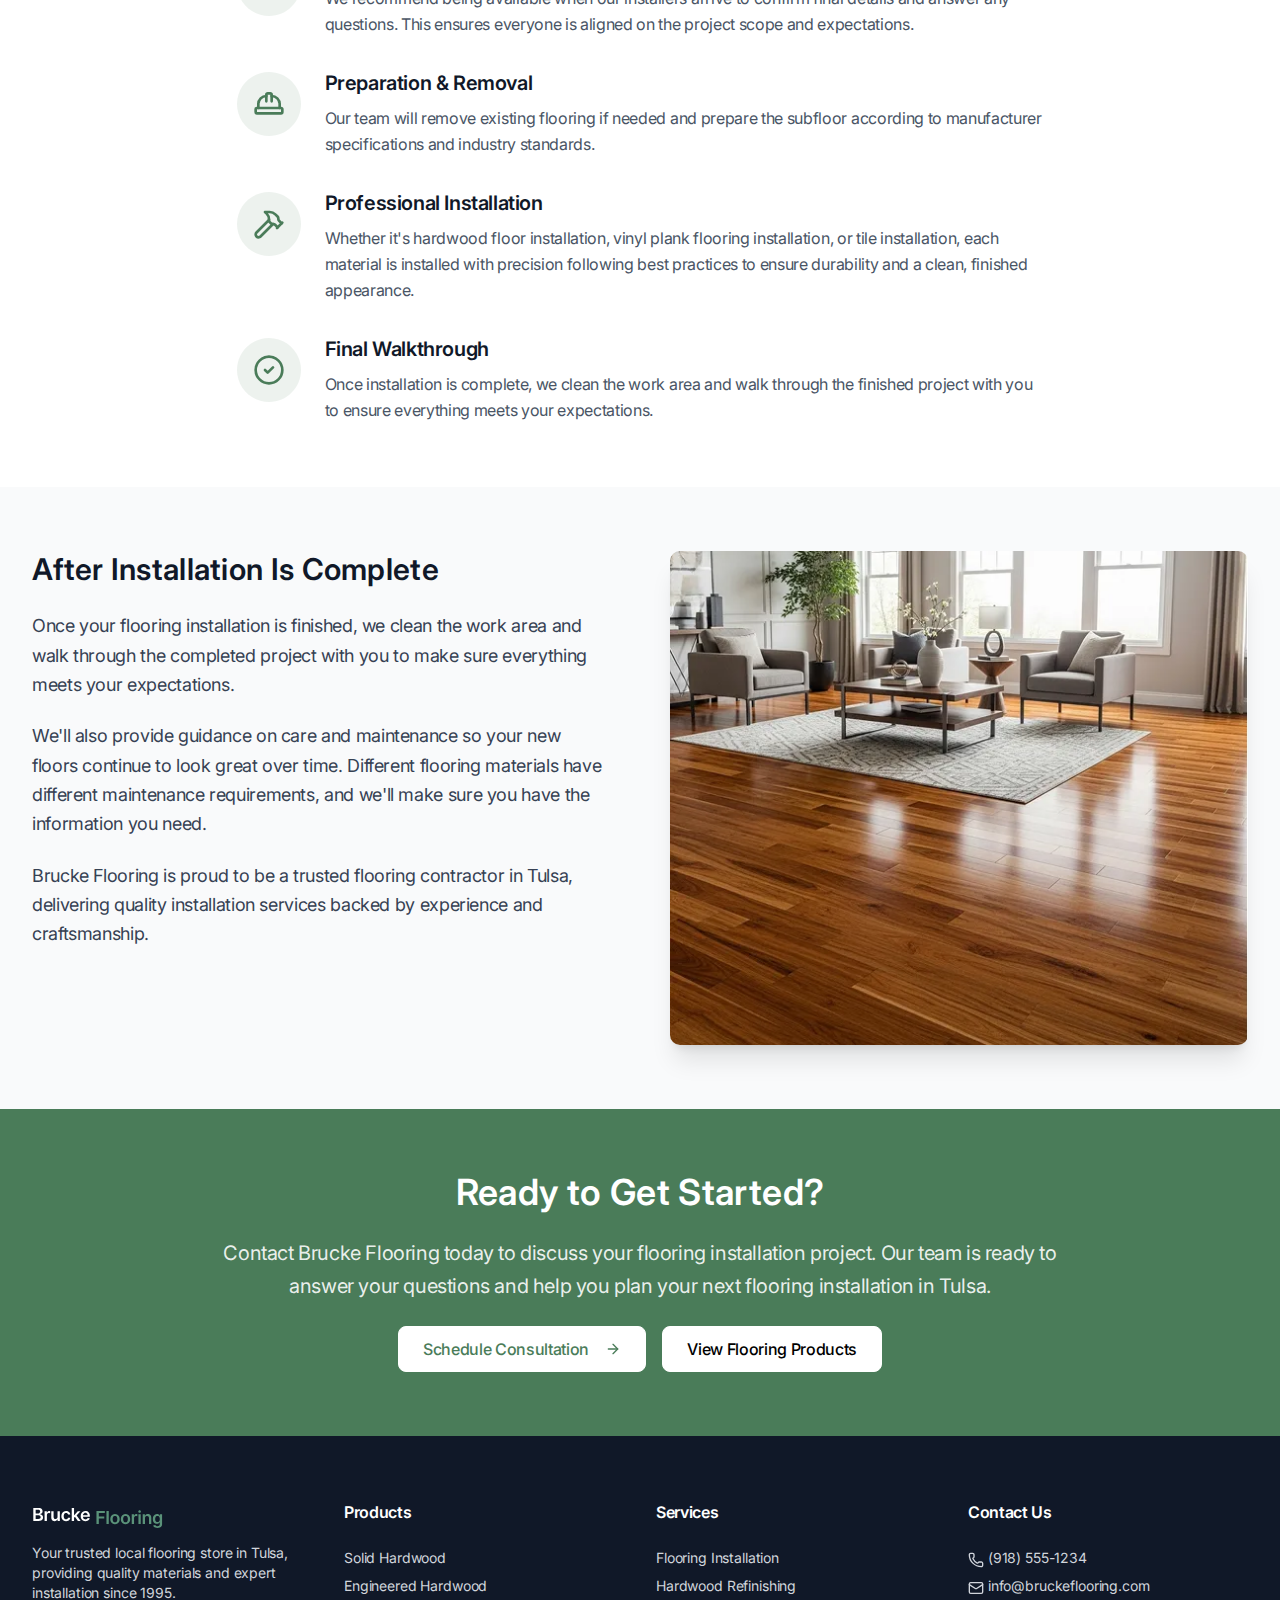
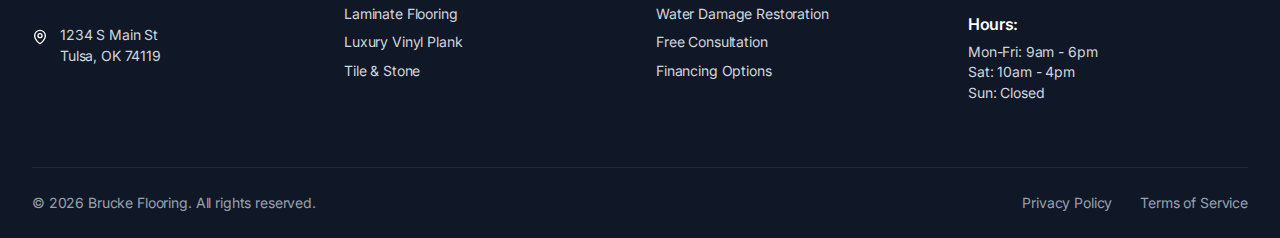
<file: installation/index.html>
<!doctype html>
<html lang="en">
	<head>
		<meta charset="UTF-8">
		<meta name="viewport" content="width=device-width, initial-scale=1.0, maximum-scale=5">
		<link rel="shortcut icon" href="../assets/img/favicon.png">
		<title>Installation</title>
		<meta name="author" content="">
		<meta name="canonical" content="/installation">
		<meta name="dcterms.dateCopyrighted" content="2026">
		<meta name="geo.placename" content="">
		<meta name="geo.region" content="en-us">
		<meta name="robots" content="noindex,nofollow">
		<meta property="og:type" content="website">
		<meta name="twitter:card" content="summary">
		<link rel="modulepreload" crossorigin href="../js/common.min.js?v=1770398769321">
		<script type="module" crossorigin="" src="../js/main.min.js?v=1770398769321"></script>
		<link rel="stylesheet" crossorigin="" href="../css/main.min.css?v=1770398769321">
	</head>
	<body>
		<div class="wrapper">
			<header data-fls-header="" class="header">
				<div class="header__container">
					<div class="header__logo">
						<a href="/">
							<img src="../assets/img/logo.svg" alt="">
						</a>
					</div>
					<div class="header__menu menu">
						<nav class="menu__body">
							<ul class="menu__list">
								<li class="menu__item">
									<a href="https://pavlo-honcharenko.github.io/brucke-flooring/" class="menu__link">Home</a>
								</li>
								<li class="menu__item">
									<a href="https://pavlo-honcharenko.github.io/brucke-flooring/hardwood-flooring/" class="menu__link">Hardwood Flooring</a>
								</li>
								<li class="menu__item">
									<a href="https://pavlo-honcharenko.github.io/brucke-flooring/installation/" class="menu__link menu__link--active">Installation</a>
								</li>
								<li class="menu__item">
									<a href="https://pavlo-honcharenko.github.io/brucke-flooring/about/" class="menu__link">About</a>
								</li>
								<li class="menu__item">
									<a href="https://pavlo-honcharenko.github.io/brucke-flooring/contact/" class="menu__link">Contact</a>
								</li>
							</ul>
						</nav>
					</div>
					<a href="tel:9185551234" class="link-to-call">
						<img src="../assets/img/icons/phone-dark.svg" alt="phone">
						(918) 555-1234
					</a>
					<a href="" class="btn">Visit Showroom</a>
					<button type="button" data-fls-menu="" class="menu__icon icon-menu">
						<span></span>
					</button>
				</div>
			</header>
			<main class="page">
				<section class="hero">
					<div class="hero__bg">
						<picture>
							<source media="(min-width: 300px) and (max-width: 350px)" srcset="img/section-1/assets/img/installation/1-320.jpg">
							<source media="(min-width: 351px) and (max-width: 479px)" srcset="img/section-1/assets/img/installation/1-480.jpg">
							<source media="(min-width: 480px) and (max-width: 767px)" srcset="img/section-1/assets/img/installation/1-768.jpg">
							<source media="(min-width: 768px) and (max-width: 1023px)" srcset="../assets/img/installation/1-1024.webp">
							<source media="(min-width: 1024px) and (max-width: 1199px)" srcset="../assets/img/installation/1-1200.webp">
							<source media="(min-width: 1200px)" srcset="../assets/img/installation/1.webp">
							<img alt="" src="../assets/img/installation/1.webp">
						</picture>
						<div class="hero__overlay"></div>
					</div>
					<div class="hero__container">
						<div class="hero__title">
							<h1>
								Professional Flooring
								<br>
								Installation in Tulsa
							</h1>
						</div>
						<div class="hero__description">
							<p>Expert workmanship and lasting results for your home or business</p>
						</div>
					</div>
				</section>
				<div class="only-text background-white">
					<div class="only-text__container">
						<p>
							Choosing the right flooring is only part of the process—proper installation is what ensures it performs and looks the way it should. Brucke Flooring provides professional flooring installation in Tulsa for homeowners and businesses looking for dependable workmanship and long-lasting results.
						</p>
						<p>
							As an experienced flooring contractor, we handle a wide range of installation projects, including hardwood floor installation, vinyl plank flooring installation, tile installation, engineered hardwood, and laminate flooring. Each project is completed with careful planning, clear communication, and attention to detail.
						</p>
					</div>
				</div>
				<section class="installation-services background-grey">
					<div class="installation-services__container">
						<div class="installation-services__title">
							<h2>Our Installation Services</h2>
						</div>
						<div class="installation-services__items">
							<div class="installation-services__item">
								<div class="installation-service">
									<img src="../assets/img/icons/11.svg" alt="icon">
									<div class="installation-service__title">
										<h3>Hardwood Floor Installation</h3>
									</div>
									<div class="installation-service__text">
										<p>
											Expert installation of solid and engineered hardwood flooring with proper acclimation and subfloor preparation.
										</p>
									</div>
								</div>
							</div>
							<div class="installation-services__item">
								<div class="installation-service">
									<img src="../assets/img/icons/12.svg" alt="icon">
									<div class="installation-service__title">
										<h3>Vinyl Plank Installation</h3>
									</div>
									<div class="installation-service__text">
										<p>
											Professional installation of luxury vinyl plank flooring, including waterproof options for high-moisture areas.
										</p>
									</div>
								</div>
							</div>
							<div class="installation-services__item">
								<div class="installation-service">
									<img src="../assets/img/icons/13.svg" alt="icon">
									<div class="installation-service__title">
										<h3>Tile Installation</h3>
									</div>
									<div class="installation-service__text">
										<p>
											Precise tile installation for floors, walls, backsplashes, and showers with expert layout and grouting.
										</p>
									</div>
								</div>
							</div>
							<div class="installation-services__item">
								<div class="installation-service">
									<img src="../assets/img/icons/14.svg" alt="icon">
									<div class="installation-service__title">
										<h3>Laminate Installation</h3>
									</div>
									<div class="installation-service__text">
										<p>
											Fast, efficient installation of laminate flooring with proper underlayment and transition pieces.
										</p>
									</div>
								</div>
							</div>
							<div class="installation-services__item">
								<div class="installation-service">
									<img src="../assets/img/icons/15.svg" alt="icon">
									<div class="installation-service__title">
										<h3>Subfloor Preparation</h3>
									</div>
									<div class="installation-service__text">
										<p>
											Thorough subfloor inspection and preparation to ensure a stable, level foundation for your new flooring.
										</p>
									</div>
								</div>
							</div>
							<div class="installation-services__item">
								<div class="installation-service">
									<img src="../assets/img/icons/13.svg" alt="icon">
									<div class="installation-service__title">
										<h3>Trim & Transitions</h3>
									</div>
									<div class="installation-service__text">
										<p>
											Professional installation of baseboards, transitions, and finishing touches for a polished final look.
										</p>
									</div>
								</div>
							</div>
						</div>
					</div>
				</section>
				<section class="what background-white">
					<div class="what__container">
						<div class="what__row">
							<div class="what__col">
								<div class="image-wrapper">
									<img alt="Image" src="../assets/img/installation/2.webp">
								</div>
							</div>
							<div class="what__col">
								<div class="what__title">
									<h2>What to Expect From Flooring Installation</h2>
								</div>
								<div class="what__text">
									<p>
										Flooring installation is an active construction process, and some noise and dust are normal. Most installations are completed efficiently, depending on the size of the space and the material selected.
									</p>
									<p>
										Before installation begins, we review the layout, timeline, and any preparation needed so there are no surprises. Our goal is to make the process as smooth and predictable as possible from start to finish.
									</p>
								</div>
								<ul>
									<li>
										<img src="../assets/img/icons/time.svg" alt="icon">
										<div class="item-content">
											<div class="item-content__title">
												<h3>Clear Timeline</h3>
											</div>
											<div class="item-content__text">
												<p>We provide realistic timeframes and keep you informed throughout the project.</p>
											</div>
										</div>
									</li>
									<li>
										<img src="../assets/img/icons/time.svg" alt="icon">
										<div class="item-content">
											<div class="item-content__title">
												<h3>Professional Crew</h3>
											</div>
											<div class="item-content__text">
												<p>Our experienced installers treat your home with respect and care.</p>
											</div>
										</div>
									</li>
									<li>
										<img src="../assets/img/icons/time.svg" alt="icon">
										<div class="item-content">
											<div class="item-content__title">
												<h3>Quality Standards</h3>
											</div>
											<div class="item-content__text">
												<p>Every installation follows manufacturer guidelines and industry best practices.</p>
											</div>
										</div>
									</li>
								</ul>
							</div>
						</div>
					</div>
				</section>
				<section class="preparing background-grey">
					<div class="preparing__container">
						<div class="preparing__title">
							<h2>Preparing for Your Installation</h2>
						</div>
						<div class="preparing__description">
							<p>
								Proper preparation helps keep your project on schedule. Here's what we recommend before installation day:
							</p>
						</div>
						<div class="preparing__items">
							<div class="preparing__item">
								<div class="item-preparing">
									<div class="item-preparing__row">
										<div class="item-preparing__number">1</div>
										<div class="item-preparing__content">
											<div class="item-preparing__title">
												<h3>Complete Other Work First</h3>
											</div>
											<div class="item-preparing__text">
												<p>
													Finish any painting, drywall work, or other construction projects before flooring installation begins.
												</p>
											</div>
										</div>
									</div>
								</div>
							</div>
							<div class="preparing__item">
								<div class="item-preparing">
									<div class="item-preparing__row">
										<div class="item-preparing__number">2</div>
										<div class="item-preparing__content">
											<div class="item-preparing__title">
												<h3>Clear the Installation Area</h3>
											</div>
											<div class="item-preparing__text">
												<p>
													Remove all furniture and personal items from rooms where flooring will be installed.
												</p>
											</div>
										</div>
									</div>
								</div>
							</div>
							<div class="preparing__item">
								<div class="item-preparing">
									<div class="item-preparing__row">
										<div class="item-preparing__number">3</div>
										<div class="item-preparing__content">
											<div class="item-preparing__title">
												<h3>Ensure HVAC Access</h3>
											</div>
											<div class="item-preparing__text">
												<p>
													Make sure your heating and cooling system is operational and accessible during installation.
												</p>
											</div>
										</div>
									</div>
								</div>
							</div>
							<div class="preparing__item">
								<div class="item-preparing">
									<div class="item-preparing__row">
										<div class="item-preparing__number">4</div>
										<div class="item-preparing__content">
											<div class="item-preparing__title">
												<h3>Discuss Details in Advance</h3>
											</div>
											<div class="item-preparing__text">
												<p>
													Review subfloor conditions, trim options, transitions, and layout details before installation day.
												</p>
											</div>
										</div>
									</div>
								</div>
							</div>
						</div>
						<div class="info-block info-block-blue">
							<div class="info-block__row">
								<img src="../assets/img/icons/info-blue.svg" alt="icon">
								<div class="info-block__content">
									<div class="info-block__title">
										<h3>Subfloor Concerns</h3>
									</div>
									<div class="info-block__text">
										<p>
											If unexpected subfloor issues are discovered during installation, we'll review the situation with you and discuss solutions before proceeding. Addressing these issues properly ensures your flooring performs as expected for years to come.
										</p>
									</div>
								</div>
							</div>
						</div>
					</div>
				</section>
				<section class="process background-white">
					<div class="process__container">
						<div class="process__title">
							<h2>Our Installation Process</h2>
						</div>
						<ul>
							<li>
								<img src="../assets/img/icons/13.svg" alt="icon">
								<div class="content-process">
									<div class="content-process__title">
										<h3>Initial Consultation</h3>
									</div>
									<div class="content-process__text">
										<p>
											We recommend being available when our installers arrive to confirm final details and answer any questions. This ensures everyone is aligned on the project scope and expectations.
										</p>
									</div>
								</div>
							</li>
							<li>
								<img src="../assets/img/icons/14.svg" alt="icon">
								<div class="content-process">
									<div class="content-process__title">
										<h3>Preparation & Removal</h3>
									</div>
									<div class="content-process__text">
										<p>
											Our team will remove existing flooring if needed and prepare the subfloor according to manufacturer specifications and industry standards.
										</p>
									</div>
								</div>
							</li>
							<li>
								<img src="../assets/img/icons/15.svg" alt="icon">
								<div class="content-process">
									<div class="content-process__title">
										<h3>Professional Installation</h3>
									</div>
									<div class="content-process__text">
										<p>
											Whether it's hardwood floor installation, vinyl plank flooring installation, or tile installation, each material is installed with precision following best practices to ensure durability and a clean, finished appearance.
										</p>
									</div>
								</div>
							</li>
							<li>
								<img src="../assets/img/icons/13.svg" alt="icon">
								<div class="content-process">
									<div class="content-process__title">
										<h3>Final Walkthrough</h3>
									</div>
									<div class="content-process__text">
										<p>
											Once installation is complete, we clean the work area and walk through the finished project with you to ensure everything meets your expectations.
										</p>
									</div>
								</div>
							</li>
						</ul>
					</div>
				</section>
				<section class="why background-grey">
					<div class="why__container">
						<div class="why__row">
							<div class="why__col why__col--image">
								<div class="image-wrapper">
									<img alt="" src="../assets/img/installation/3.webp">
								</div>
							</div>
							<div class="why__col why__col--text">
								<div class="why__title">
									<h2>After Installation Is Complete</h2>
								</div>
								<p>
									Once your flooring installation is finished, we clean the work area and walk through the completed project with you to make sure everything meets your expectations.
								</p>
								<p>
									We'll also provide guidance on care and maintenance so your new floors continue to look great over time. Different flooring materials have different maintenance requirements, and we'll make sure you have the information you need.
								</p>
								<p>
									Brucke Flooring is proud to be a trusted flooring contractor in Tulsa, delivering quality installation services backed by experience and craftsmanship.
								</p>
							</div>
						</div>
					</div>
				</section>
				<section class="green-section background-green">
					<div class="green-section__container">
						<div class="green-section__title">Ready to Get Started?</div>
						<div class="green-section__text">
							<p>
								Contact Brucke Flooring today to discuss your flooring installation project. Our team is ready to answer your questions and help you plan your next flooring installation in Tulsa.
							</p>
						</div>
						<div class="green-section__row">
							<a href="" class="button-white">
								Schedule Consultation
								<img src="../assets/img/icons/arrow-dark.svg" alt="icon">
							</a>
							<a href="" class="button-white text-black">View Flooring Products</a>
						</div>
					</div>
				</section>
			</main>
			<footer data-fls-footer="" class="footer">
				<div class="footer__container">
					<div class="footer__row">
						<div class="footer__col">
							<div class="col-wrapper">
								<div class="footer__title">
									<a href="">
										<img src="../assets/img/logo-footer.svg" alt="logo">
									</a>
								</div>
								<p>
									Your trusted local flooring store in Tulsa, providing quality materials and expert installation since 1995.
								</p>
								<div class="footer__location">
									<img src="../assets/img/icons/location-white.svg" alt="icon">
									<div>
										<p>
											1234 S Main St
											<br>
											Tulsa, OK 74119
										</p>
									</div>
								</div>
							</div>
						</div>
						<div class="footer__col">
							<div class="col-wrapper">
								<div class="footer__title">
									<h2>Products</h2>
								</div>
								<ul>
									<li>
										<a href="">Solid Hardwood</a>
									</li>
									<li>
										<a href="">Engineered Hardwood</a>
									</li>
									<li>
										<a href="">Laminate Flooring</a>
									</li>
									<li>
										<a href="">Luxury Vinyl Plank</a>
									</li>
									<li>
										<a href="">Tile & Stone</a>
									</li>
								</ul>
							</div>
						</div>
						<div class="footer__col">
							<div class="col-wrapper">
								<div class="footer__title">
									<h2>Services</h2>
								</div>
								<ul>
									<li>
										<a href="">Flooring Installation</a>
									</li>
									<li>
										<a href="">Hardwood Refinishing</a>
									</li>
									<li>
										<a href="">Water Damage Restoration</a>
									</li>
									<li>
										<a href="">Free Consultation</a>
									</li>
									<li>
										<a href="">Financing Options</a>
									</li>
								</ul>
							</div>
						</div>
						<div class="footer__col">
							<div class="col-wrapper">
								<div class="footer__title">
									<h2>Contact Us</h2>
								</div>
								<ul>
									<li>
										<a href="tel:9185551234">
											<img src="../assets/img/icons/phone-grey.svg" alt="phone">
											(918) 555-1234
										</a>
									</li>
									<li>
										<a href="mailto:info@bruckeflooring.com">
											<img src="../assets/img/icons/mail-grey.svg" alt="email">
											info@bruckeflooring.com
										</a>
									</li>
								</ul>
								<h3>Hours:</h3>
								<p>
									Mon-Fri: 9am - 6pm
									<br>
									Sat: 10am - 4pm
									<br>
									Sun: Closed
								</p>
							</div>
						</div>
					</div>
				</div>
				<div class="footer__container">
					<div class="row">
						<div class="col">© 2026 Brucke Flooring. All rights reserved.</div>
						<div class="col">
							<a href="">Privacy Policy</a>
							<a href="">Terms of Service</a>
						</div>
					</div>
				</div>
			</footer>
		</div>
	</body>
</html>
</file>
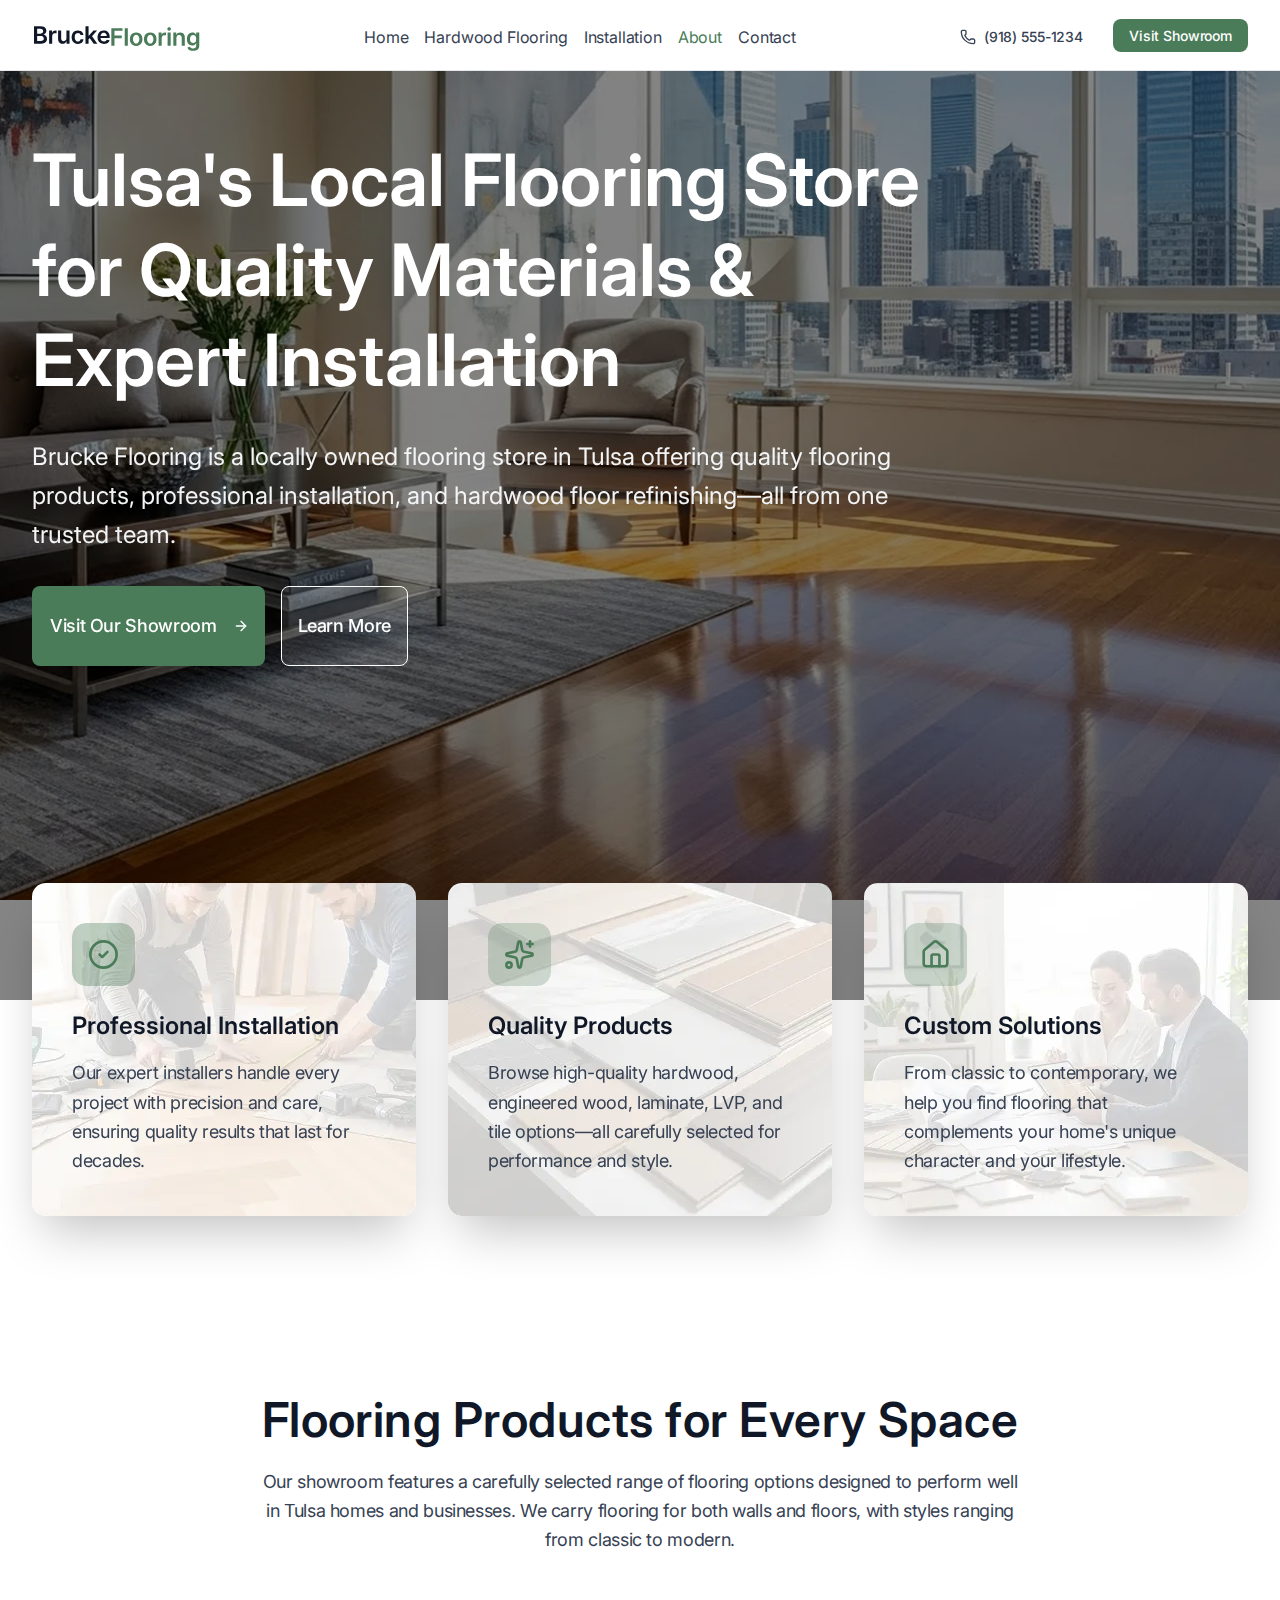
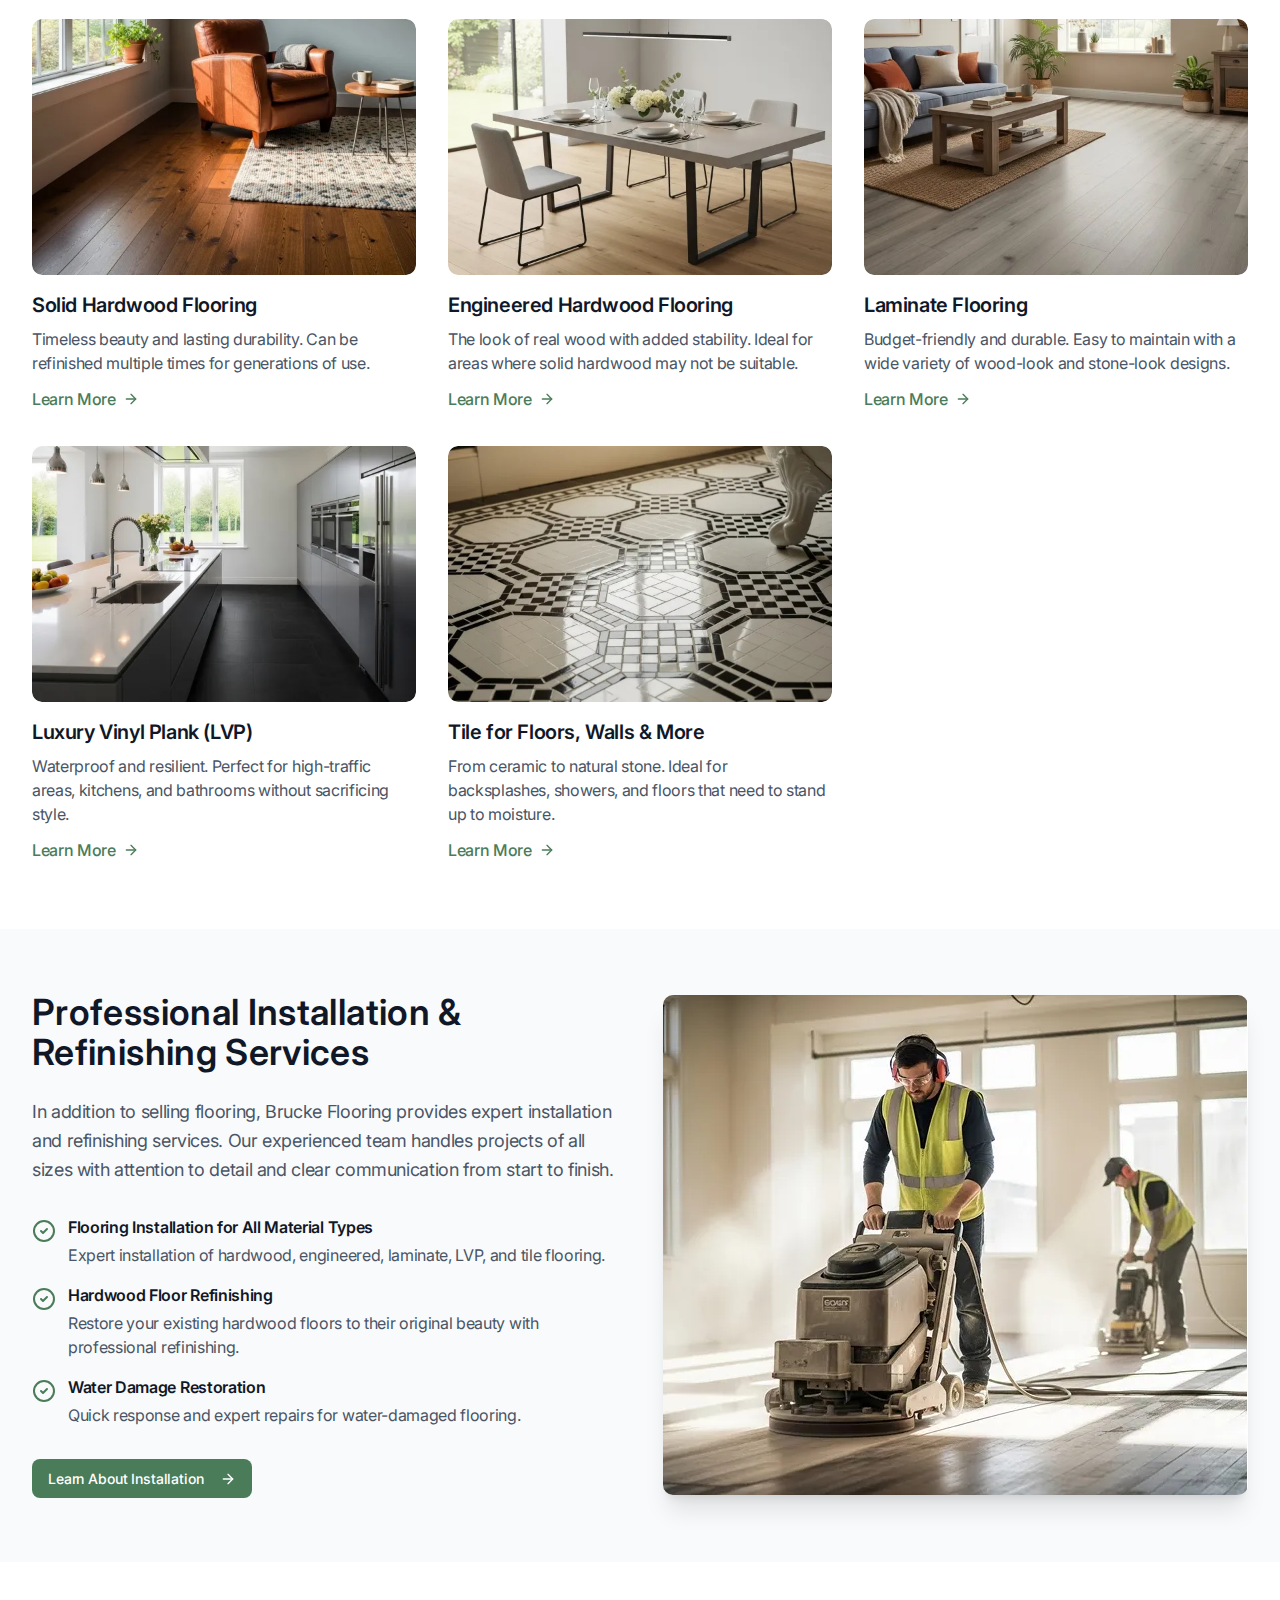
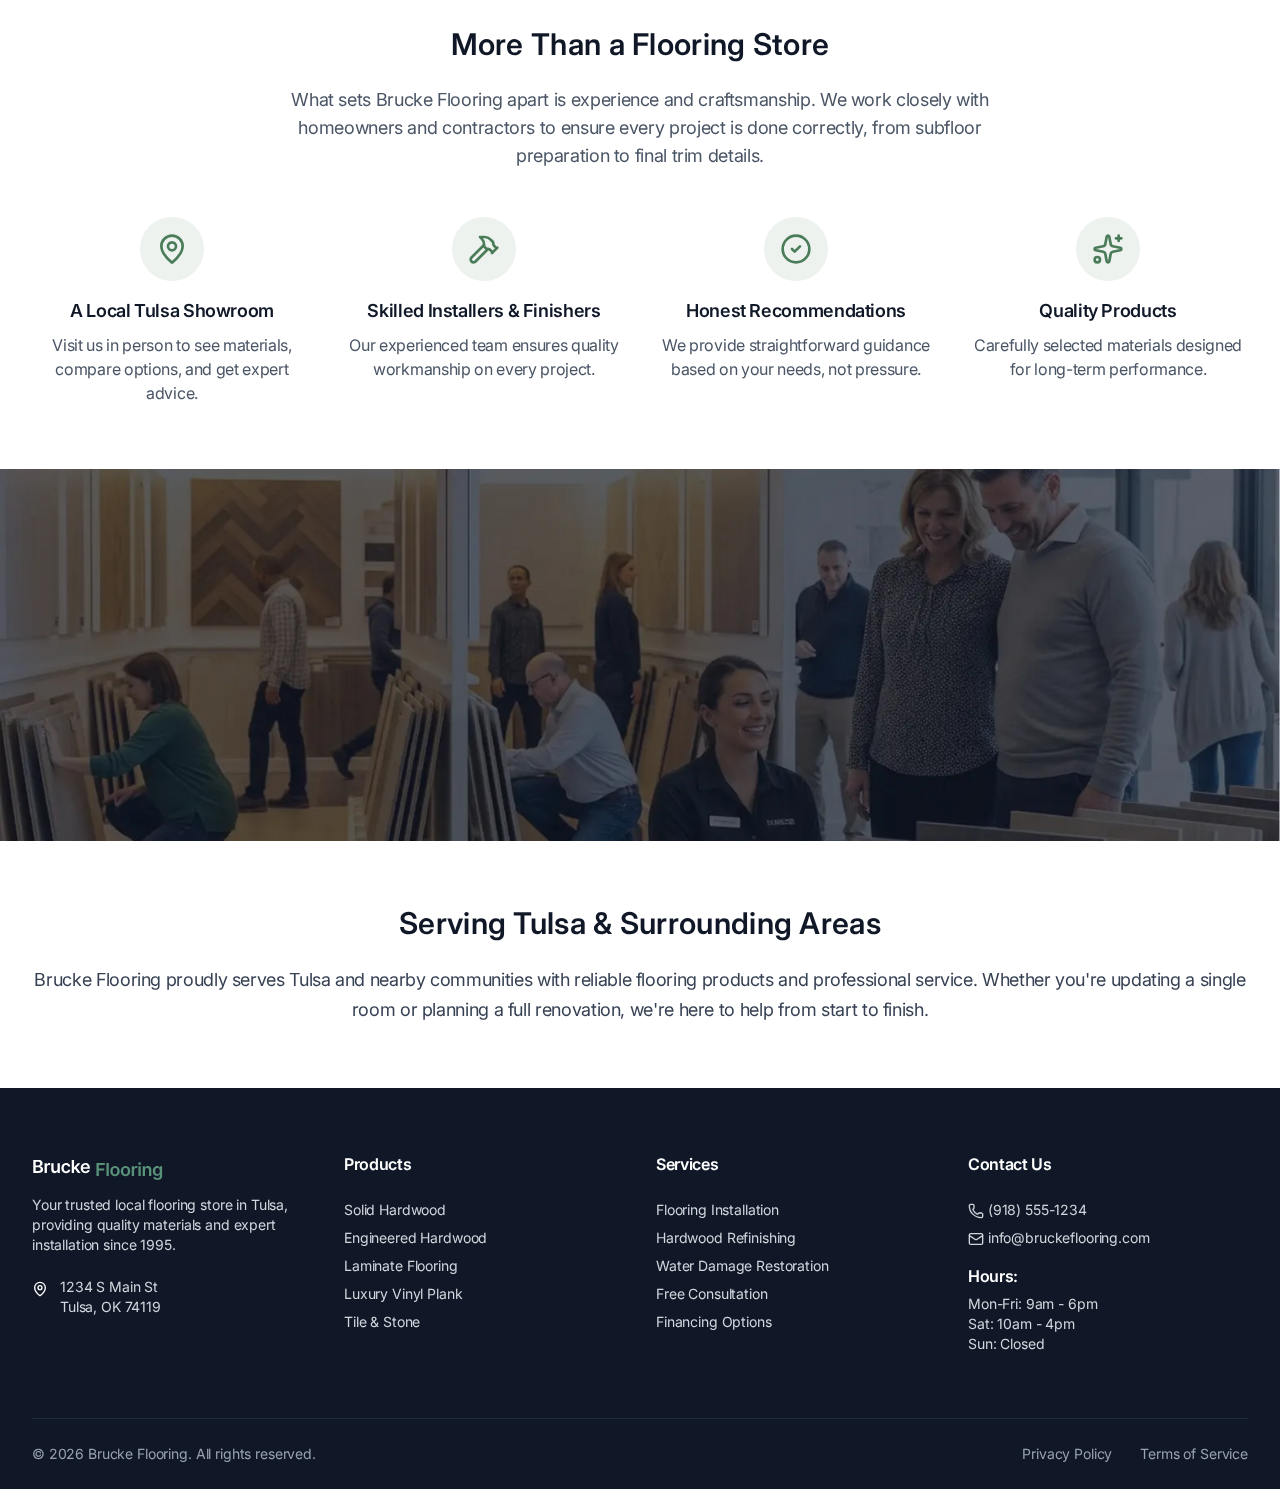
<file: about.html>
<!doctype html>
<html lang="en">
	<head>
		<meta charset="UTF-8">
		<meta name="viewport" content="width=device-width, initial-scale=1.0, maximum-scale=5">
		<link rel="shortcut icon" href="./assets/img/favicon.png">
		<title>About</title>
		<meta name="author" content="">
		<meta name="canonical" content="/about">
		<meta name="dcterms.dateCopyrighted" content="2026">
		<meta name="geo.placename" content="">
		<meta name="geo.region" content="en-us">
		<meta name="robots" content="noindex,nofollow">
		<meta property="og:type" content="website">
		<meta name="twitter:card" content="summary">
		<link rel="modulepreload" crossorigin href="./js/common.min.js?v=1770371873541">
		<script type="module" crossorigin="" src="./js/main.min.js?v=1770371873541"></script>
		<link rel="stylesheet" crossorigin="" href="./css/main.min.css?v=1770371873541">
	</head>
	<body>
		<div class="wrapper">
			<header data-fls-header="" class="header">
				<div class="header__container">
					<div class="header__logo">
						<a href="/">
							<img src="./assets/img/logo.svg" alt="">
						</a>
					</div>
					<div class="header__menu menu">
						<nav class="menu__body">
							<ul class="menu__list">
								<li class="menu__item">
									<a href="/" class="menu__link">Home</a>
								</li>
								<li class="menu__item">
									<a href="/hardwood-flooring" class="menu__link">Hardwood Flooring</a>
								</li>
								<li class="menu__item">
									<a href="/installation" class="menu__link">Installation</a>
								</li>
								<li class="menu__item">
									<a href="/about" class="menu__link menu__link--active">About</a>
								</li>
								<li class="menu__item">
									<a href="/contact" class="menu__link">Contact</a>
								</li>
							</ul>
						</nav>
					</div>
					<a href="tel:9185551234" class="link-to-call">
						<img src="./assets/img/icons/phone-dark.svg" alt="phone">
						(918) 555-1234
					</a>
					<a href="" class="btn">Visit Showroom</a>
					<button type="button" data-fls-menu="" class="menu__icon icon-menu">
						<span></span>
					</button>
				</div>
			</header>
			<main class="page">
				<section class="hero-main">
					<div class="hero-main__bg">
						<picture>
							<source media="(min-width: 300px) and (max-width: 350px)" srcset="img/section-1/assets/img/home/1-320.jpg">
							<source media="(min-width: 351px) and (max-width: 479px)" srcset="img/section-1/assets/img/home/1-480.jpg">
							<source media="(min-width: 480px) and (max-width: 767px)" srcset="img/section-1/assets/img/home/1-768.jpg">
							<source media="(min-width: 768px) and (max-width: 1023px)" srcset="./assets/img/home/1-1024.webp">
							<source media="(min-width: 1024px) and (max-width: 1199px)" srcset="./assets/img/home/1-1200.webp">
							<source media="(min-width: 1200px)" srcset="./assets/img/home/1.webp">
							<img alt="" src="./assets/img/home/1.webp">
						</picture>
						<div class="hero-main__overlay"></div>
					</div>
					<div class="hero-main__container">
						<div class="hero-main__content">
							<div class="hero-main__title">
								<h1>Tulsa's Local Flooring Store for Quality Materials & Expert Installation</h1>
							</div>
							<div class="hero-main__text">
								<p>
									Brucke Flooring is a locally owned flooring store in Tulsa offering quality flooring products, professional installation, and hardwood floor refinishing—all from one trusted team.
								</p>
							</div>
							<div class="hero-main__buttons">
								<a href="" class="btn">
									Visit Our Showroom
									<img src="./assets/img/icons/arrow-white.svg" alt="icon">
								</a>
								<a href="" class="button-transparent">Learn More</a>
							</div>
						</div>
					</div>
				</section>
				<section class="three-cards background-white">
					<div class="three-cards__container">
						<div class="three-cards__cards">
							<div class="three-cards__card">
								<div class="three-cards__background">
									<img alt="" src="./assets/img/home/2.webp">
								</div>
								<div class="three-cards__icon">
									<img src="./assets/img/icons/1.svg" alt="icon">
								</div>
								<div class="three-cards__title">Professional Installation</div>
								<div class="three-cards__text">
									<p>
										Our expert installers handle every project with precision and care, ensuring quality results that last for decades.
									</p>
								</div>
							</div>
							<div class="three-cards__card">
								<div class="three-cards__background">
									<img alt="" src="./assets/img/home/3.webp">
								</div>
								<div class="three-cards__icon">
									<img src="./assets/img/icons/2.svg" alt="icon">
								</div>
								<div class="three-cards__title">Quality Products</div>
								<div class="three-cards__text">
									<p>
										Browse high-quality hardwood, engineered wood, laminate, LVP, and tile options—all carefully selected for performance and style.
									</p>
								</div>
							</div>
							<div class="three-cards__card">
								<div class="three-cards__background">
									<img alt="" src="./assets/img/home/4.webp">
								</div>
								<div class="three-cards__icon">
									<img src="./assets/img/icons/3.svg" alt="icon">
								</div>
								<div class="three-cards__title">Custom Solutions</div>
								<div class="three-cards__text">
									<p>
										From classic to contemporary, we help you find flooring that complements your home's unique character and your lifestyle.
									</p>
								</div>
							</div>
						</div>
					</div>
				</section>
				<section class="products background-white">
					<div class="products__container">
						<div class="products__title">
							<h2>Flooring Products for Every Space</h2>
						</div>
						<div class="products__description">
							<p>
								Our showroom features a carefully selected range of flooring options designed to perform well in Tulsa homes and businesses. We carry flooring for both walls and floors, with styles ranging from classic to modern.
							</p>
						</div>
						<div class="products__items">
							<div class="products__item">
								<div class="product">
									<div class="product__image">
										<img alt="" src="./assets/img/home/5.webp">
									</div>
									<div class="product__title">
										<h3>Solid Hardwood Flooring</h3>
									</div>
									<div class="product__text">
										<p>
											Timeless beauty and lasting durability. Can be refinished multiple times for generations of use.
										</p>
									</div>
									<a href="" class="product__link">
										Learn More
										<img src="./assets/img/icons/arrow-dark.svg" alt="">
									</a>
								</div>
							</div>
							<div class="products__item">
								<div class="product">
									<div class="product__image">
										<img alt="" src="./assets/img/home/6.webp">
									</div>
									<div class="product__title">
										<h3>Engineered Hardwood Flooring</h3>
									</div>
									<div class="product__text">
										<p>
											The look of real wood with added stability. Ideal for areas where solid hardwood may not be suitable.
										</p>
									</div>
									<a href="" class="product__link">
										Learn More
										<img src="./assets/img/icons/arrow-dark.svg" alt="">
									</a>
								</div>
							</div>
							<div class="products__item">
								<div class="product">
									<div class="product__image">
										<img alt="" src="./assets/img/home/7.webp">
									</div>
									<div class="product__title">
										<h3>Laminate Flooring</h3>
									</div>
									<div class="product__text">
										<p>
											Budget-friendly and durable. Easy to maintain with a wide variety of wood-look and stone-look designs.
										</p>
									</div>
									<a href="" class="product__link">
										Learn More
										<img src="./assets/img/icons/arrow-dark.svg" alt="">
									</a>
								</div>
							</div>
							<div class="products__item">
								<div class="product">
									<div class="product__image">
										<img alt="" src="./assets/img/home/8.webp">
									</div>
									<div class="product__title">
										<h3>Luxury Vinyl Plank (LVP)</h3>
									</div>
									<div class="product__text">
										<p>
											Waterproof and resilient. Perfect for high-traffic areas, kitchens, and bathrooms without sacrificing style.
										</p>
									</div>
									<a href="" class="product__link">
										Learn More
										<img src="./assets/img/icons/arrow-dark.svg" alt="">
									</a>
								</div>
							</div>
							<div class="products__item">
								<div class="product">
									<div class="product__image">
										<img alt="" src="./assets/img/home/9.webp">
									</div>
									<div class="product__title">
										<h3>Tile for Floors, Walls & More</h3>
									</div>
									<div class="product__text">
										<p>
											From ceramic to natural stone. Ideal for backsplashes, showers, and floors that need to stand up to moisture.
										</p>
									</div>
									<a href="" class="product__link">
										Learn More
										<img src="./assets/img/icons/arrow-dark.svg" alt="">
									</a>
								</div>
							</div>
						</div>
					</div>
				</section>
				<section class="professional-services background-grey">
					<div class="professional-services__container">
						<div class="professional-services__row">
							<div class="professional-services__col professional-services__col--image">
								<div class="image-wrapper">
									<img alt="" src="./assets/img/home/10.webp">
								</div>
							</div>
							<div class="professional-services__col professional-services__col--text">
								<div class="professional-services__title">
									<h2>Professional Installation & Refinishing Services</h2>
								</div>
								<div class="professional-services__description">
									<p>
										In addition to selling flooring, Brucke Flooring provides expert installation and refinishing services. Our experienced team handles projects of all sizes with attention to detail and clear communication from start to finish.
									</p>
								</div>
								<ul>
									<li>
										<img src="./assets/img/icons/check.svg" alt="icon">
										<div class="professional-services__item-text">
											<div class="professional-services__subtitle">
												<h3>Flooring Installation for All Material Types</h3>
											</div>
											<div class="professional-services__text">
												<p>Expert installation of hardwood, engineered, laminate, LVP, and tile flooring.</p>
											</div>
										</div>
									</li>
									<li>
										<img src="./assets/img/icons/check.svg" alt="icon">
										<div class="professional-services__item-text">
											<div class="professional-services__subtitle">
												<h3>Hardwood Floor Refinishing</h3>
											</div>
											<div class="professional-services__text">
												<p>
													Restore your existing hardwood floors to their original beauty with professional refinishing.
												</p>
											</div>
										</div>
									</li>
									<li>
										<img src="./assets/img/icons/check.svg" alt="icon">
										<div class="professional-services__item-text">
											<div class="professional-services__subtitle">
												<h3>Water Damage Restoration</h3>
											</div>
											<div class="professional-services__text">
												<p>Quick response and expert repairs for water-damaged flooring.</p>
											</div>
										</div>
									</li>
								</ul>
								<a href="" class="btn">
									Learn About Installation
									<img src="./assets/img/icons/arrow-white.svg" alt="">
								</a>
							</div>
						</div>
					</div>
				</section>
				<section class="more background-white">
					<div class="more__container">
						<div class="more__title">
							<h2>More Than a Flooring Store</h2>
						</div>
						<div class="more__description">
							<p>
								What sets Brucke Flooring apart is experience and craftsmanship. We work closely with homeowners and contractors to ensure every project is done correctly, from subfloor preparation to final trim details.
							</p>
						</div>
						<div class="more__items">
							<div class="more__item">
								<div class="more-item">
									<div class="more-item__icon">
										<img src="./assets/img/icons/4.svg" alt="icon">
									</div>
									<div class="more-item__subtitle">
										<h3>A Local Tulsa Showroom</h3>
									</div>
									<div class="more-item__text">
										<p>Visit us in person to see materials, compare options, and get expert advice.</p>
									</div>
								</div>
							</div>
							<div class="more__item">
								<div class="more-item">
									<div class="more-item__icon">
										<img src="./assets/img/icons/5.svg" alt="icon">
									</div>
									<div class="more-item__subtitle">
										<h3>Skilled Installers & Finishers</h3>
									</div>
									<div class="more-item__text">
										<p>Our experienced team ensures quality workmanship on every project.</p>
									</div>
								</div>
							</div>
							<div class="more__item">
								<div class="more-item">
									<div class="more-item__icon">
										<img src="./assets/img/icons/6.svg" alt="icon">
									</div>
									<div class="more-item__subtitle">
										<h3>Honest Recommendations</h3>
									</div>
									<div class="more-item__text">
										<p>We provide straightforward guidance based on your needs, not pressure.</p>
									</div>
								</div>
							</div>
							<div class="more__item">
								<div class="more-item">
									<div class="more-item__icon">
										<img src="./assets/img/icons/7.svg" alt="icon">
									</div>
									<div class="more-item__subtitle">
										<h3>Quality Products</h3>
									</div>
									<div class="more-item__text">
										<p>Carefully selected materials designed for long-term performance.</p>
									</div>
								</div>
							</div>
						</div>
					</div>
				</section>
				<img alt="" src="./assets/img/home/11.webp">
				<section class="serving background-white">
					<div class="serving__container">
						<div class="serving__title">
							<h2>Serving Tulsa & Surrounding Areas</h2>
						</div>
						<div class="serving__description">
							<p>
								Brucke Flooring proudly serves Tulsa and nearby communities with reliable flooring products and professional service. Whether you're updating a single room or planning a full renovation, we're here to help from start to finish.
							</p>
						</div>
					</div>
				</section>
			</main>
			<footer data-fls-footer="" class="footer">
				<div class="footer__container">
					<div class="footer__row">
						<div class="footer__col">
							<div class="col-wrapper">
								<div class="footer__title">
									<a href="">
										<img src="./assets/img/logo-footer.svg" alt="logo">
									</a>
								</div>
								<p>
									Your trusted local flooring store in Tulsa, providing quality materials and expert installation since 1995.
								</p>
								<div class="footer__location">
									<img src="./assets/img/icons/location-white.svg" alt="icon">
									<div>
										<p>
											1234 S Main St
											<br>
											Tulsa, OK 74119
										</p>
									</div>
								</div>
							</div>
						</div>
						<div class="footer__col">
							<div class="col-wrapper">
								<div class="footer__title">
									<h2>Products</h2>
								</div>
								<ul>
									<li>
										<a href="">Solid Hardwood</a>
									</li>
									<li>
										<a href="">Engineered Hardwood</a>
									</li>
									<li>
										<a href="">Laminate Flooring</a>
									</li>
									<li>
										<a href="">Luxury Vinyl Plank</a>
									</li>
									<li>
										<a href="">Tile & Stone</a>
									</li>
								</ul>
							</div>
						</div>
						<div class="footer__col">
							<div class="col-wrapper">
								<div class="footer__title">
									<h2>Services</h2>
								</div>
								<ul>
									<li>
										<a href="">Flooring Installation</a>
									</li>
									<li>
										<a href="">Hardwood Refinishing</a>
									</li>
									<li>
										<a href="">Water Damage Restoration</a>
									</li>
									<li>
										<a href="">Free Consultation</a>
									</li>
									<li>
										<a href="">Financing Options</a>
									</li>
								</ul>
							</div>
						</div>
						<div class="footer__col">
							<div class="col-wrapper">
								<div class="footer__title">
									<h2>Contact Us</h2>
								</div>
								<ul>
									<li>
										<a href="tel:9185551234">
											<img src="./assets/img/icons/phone-grey.svg" alt="phone">
											(918) 555-1234
										</a>
									</li>
									<li>
										<a href="mailto:info@bruckeflooring.com">
											<img src="./assets/img/icons/mail-grey.svg" alt="email">
											info@bruckeflooring.com
										</a>
									</li>
								</ul>
								<h3>Hours:</h3>
								<p>
									Mon-Fri: 9am - 6pm
									<br>
									Sat: 10am - 4pm
									<br>
									Sun: Closed
								</p>
							</div>
						</div>
					</div>
				</div>
				<div class="footer__container">
					<div class="row">
						<div class="col">© 2026 Brucke Flooring. All rights reserved.</div>
						<div class="col">
							<a href="">Privacy Policy</a>
							<a href="">Terms of Service</a>
						</div>
					</div>
				</div>
			</footer>
		</div>
	</body>
</html>
</file>
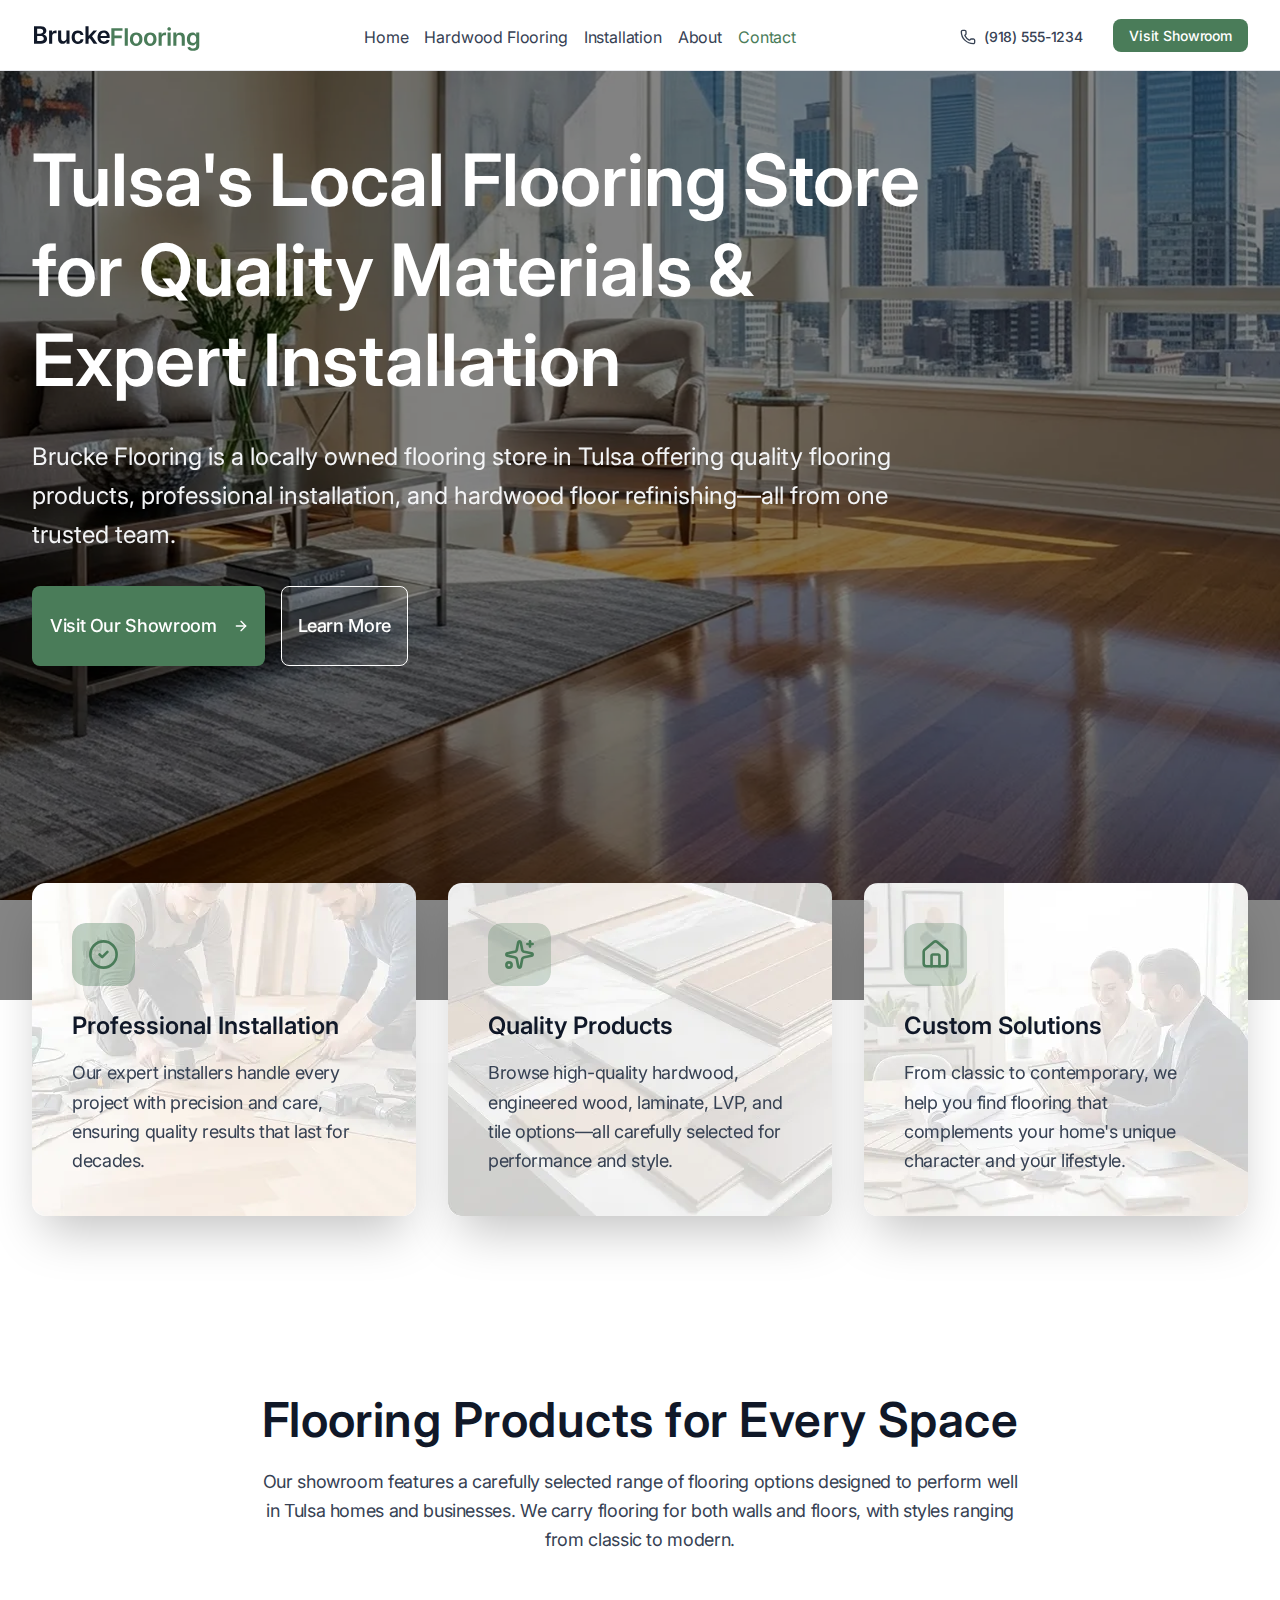
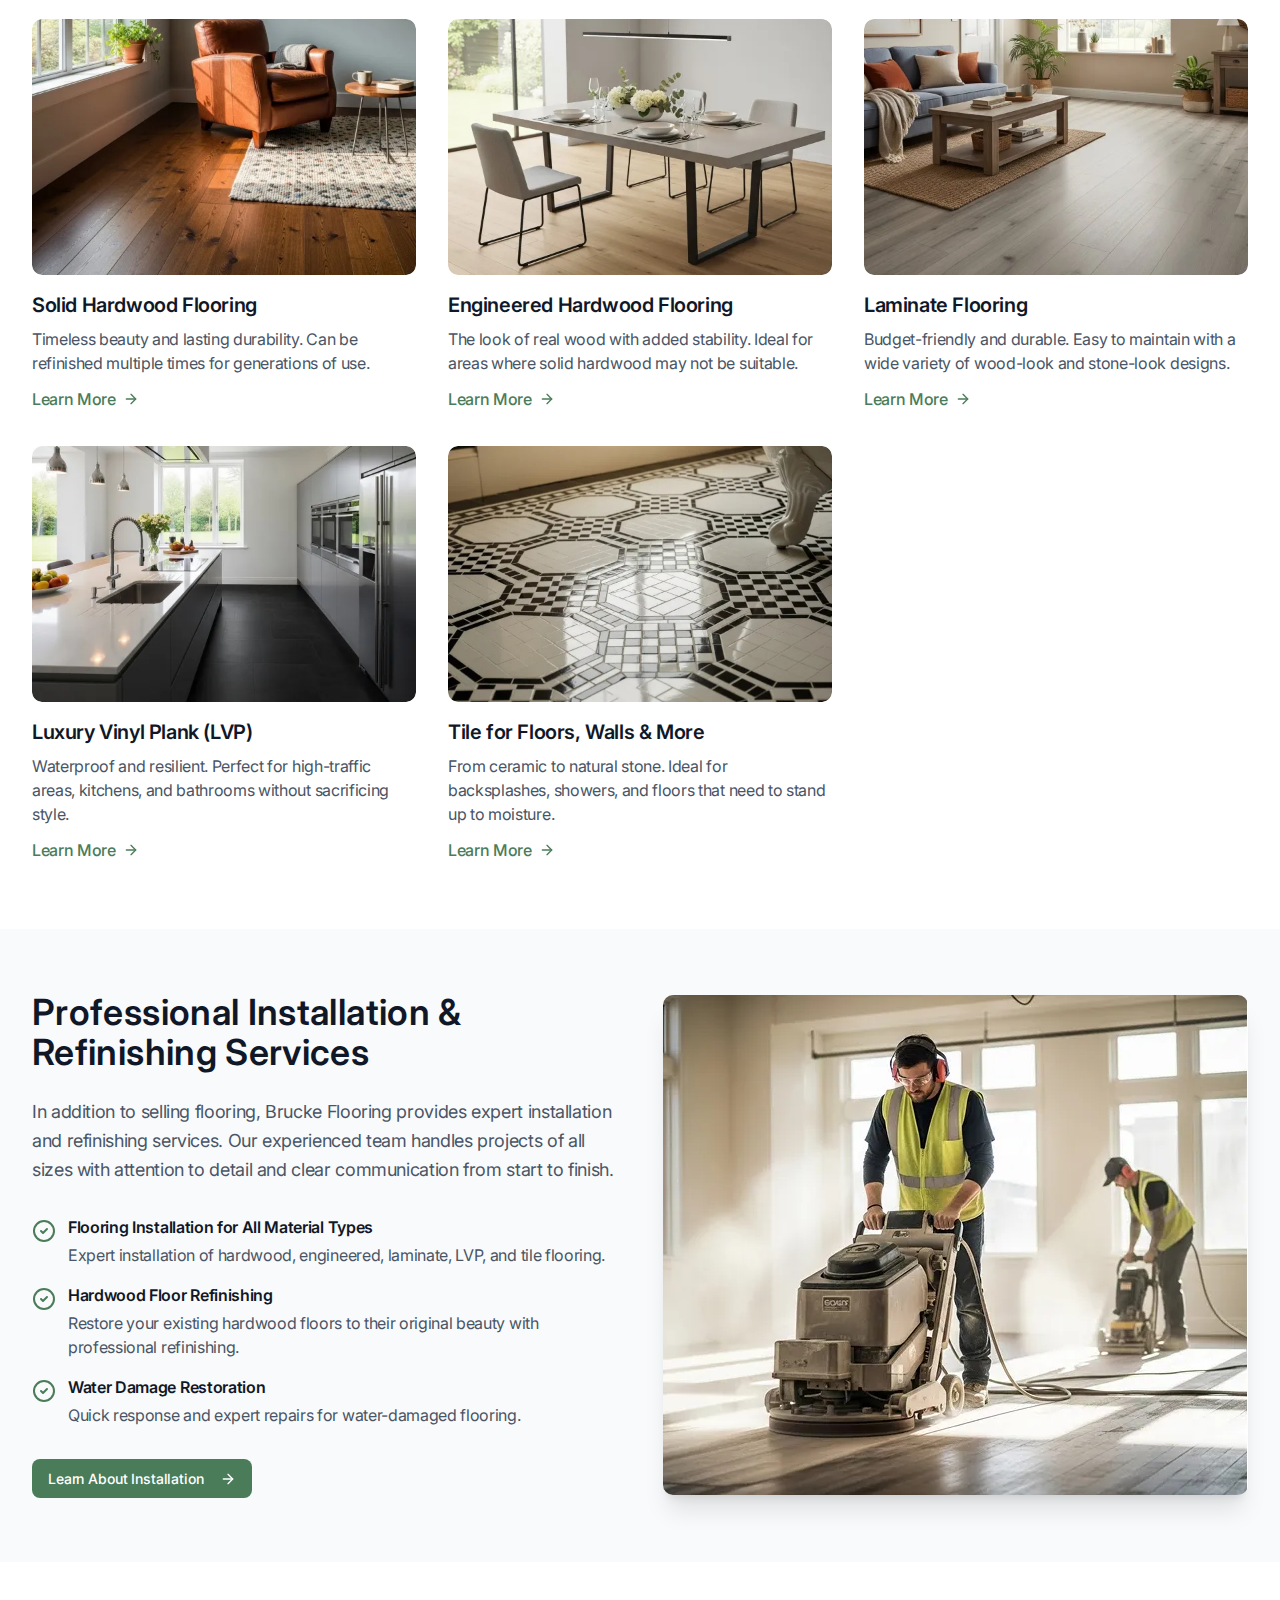
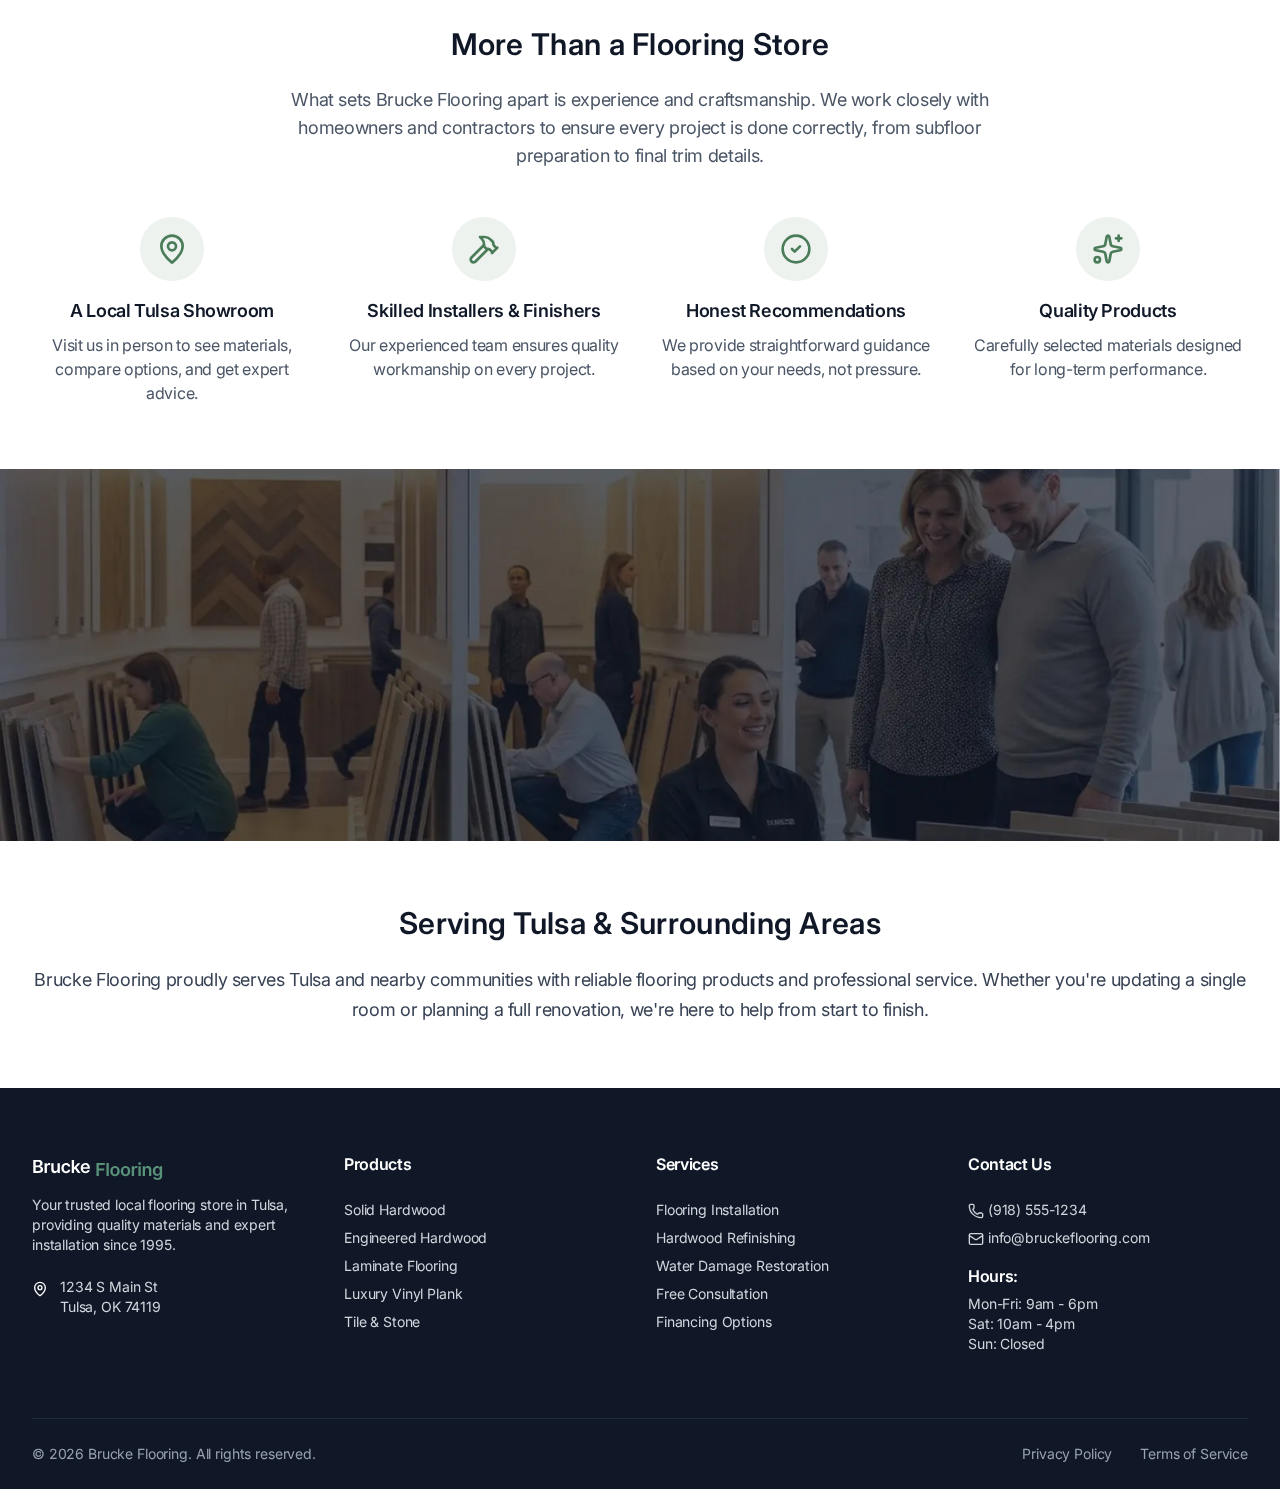
<file: contact.html>
<!doctype html>
<html lang="en">
	<head>
		<meta charset="UTF-8">
		<meta name="viewport" content="width=device-width, initial-scale=1.0, maximum-scale=5">
		<link rel="shortcut icon" href="./assets/img/favicon.png">
		<title>Contact</title>
		<meta name="author" content="">
		<meta name="canonical" content="/contact">
		<meta name="dcterms.dateCopyrighted" content="2026">
		<meta name="geo.placename" content="">
		<meta name="geo.region" content="en-us">
		<meta name="robots" content="noindex,nofollow">
		<meta property="og:type" content="website">
		<meta name="twitter:card" content="summary">
		<link rel="modulepreload" crossorigin href="./js/common.min.js?v=1770371873541">
		<script type="module" crossorigin="" src="./js/main.min.js?v=1770371873541"></script>
		<link rel="stylesheet" crossorigin="" href="./css/main.min.css?v=1770371873541">
	</head>
	<body>
		<div class="wrapper">
			<header data-fls-header="" class="header">
				<div class="header__container">
					<div class="header__logo">
						<a href="/">
							<img src="./assets/img/logo.svg" alt="">
						</a>
					</div>
					<div class="header__menu menu">
						<nav class="menu__body">
							<ul class="menu__list">
								<li class="menu__item">
									<a href="/" class="menu__link">Home</a>
								</li>
								<li class="menu__item">
									<a href="/hardwood-flooring" class="menu__link">Hardwood Flooring</a>
								</li>
								<li class="menu__item">
									<a href="/installation" class="menu__link">Installation</a>
								</li>
								<li class="menu__item">
									<a href="/about" class="menu__link">About</a>
								</li>
								<li class="menu__item">
									<a href="/contact" class="menu__link menu__link--active">Contact</a>
								</li>
							</ul>
						</nav>
					</div>
					<a href="tel:9185551234" class="link-to-call">
						<img src="./assets/img/icons/phone-dark.svg" alt="phone">
						(918) 555-1234
					</a>
					<a href="" class="btn">Visit Showroom</a>
					<button type="button" data-fls-menu="" class="menu__icon icon-menu">
						<span></span>
					</button>
				</div>
			</header>
			<main class="page">
				<section class="hero-main">
					<div class="hero-main__bg">
						<picture>
							<source media="(min-width: 300px) and (max-width: 350px)" srcset="img/section-1/assets/img/home/1-320.jpg">
							<source media="(min-width: 351px) and (max-width: 479px)" srcset="img/section-1/assets/img/home/1-480.jpg">
							<source media="(min-width: 480px) and (max-width: 767px)" srcset="img/section-1/assets/img/home/1-768.jpg">
							<source media="(min-width: 768px) and (max-width: 1023px)" srcset="./assets/img/home/1-1024.webp">
							<source media="(min-width: 1024px) and (max-width: 1199px)" srcset="./assets/img/home/1-1200.webp">
							<source media="(min-width: 1200px)" srcset="./assets/img/home/1.webp">
							<img alt="" src="./assets/img/home/1.webp">
						</picture>
						<div class="hero-main__overlay"></div>
					</div>
					<div class="hero-main__container">
						<div class="hero-main__content">
							<div class="hero-main__title">
								<h1>Tulsa's Local Flooring Store for Quality Materials & Expert Installation</h1>
							</div>
							<div class="hero-main__text">
								<p>
									Brucke Flooring is a locally owned flooring store in Tulsa offering quality flooring products, professional installation, and hardwood floor refinishing—all from one trusted team.
								</p>
							</div>
							<div class="hero-main__buttons">
								<a href="" class="btn">
									Visit Our Showroom
									<img src="./assets/img/icons/arrow-white.svg" alt="icon">
								</a>
								<a href="" class="button-transparent">Learn More</a>
							</div>
						</div>
					</div>
				</section>
				<section class="three-cards background-white">
					<div class="three-cards__container">
						<div class="three-cards__cards">
							<div class="three-cards__card">
								<div class="three-cards__background">
									<img alt="" src="./assets/img/home/2.webp">
								</div>
								<div class="three-cards__icon">
									<img src="./assets/img/icons/1.svg" alt="icon">
								</div>
								<div class="three-cards__title">Professional Installation</div>
								<div class="three-cards__text">
									<p>
										Our expert installers handle every project with precision and care, ensuring quality results that last for decades.
									</p>
								</div>
							</div>
							<div class="three-cards__card">
								<div class="three-cards__background">
									<img alt="" src="./assets/img/home/3.webp">
								</div>
								<div class="three-cards__icon">
									<img src="./assets/img/icons/2.svg" alt="icon">
								</div>
								<div class="three-cards__title">Quality Products</div>
								<div class="three-cards__text">
									<p>
										Browse high-quality hardwood, engineered wood, laminate, LVP, and tile options—all carefully selected for performance and style.
									</p>
								</div>
							</div>
							<div class="three-cards__card">
								<div class="three-cards__background">
									<img alt="" src="./assets/img/home/4.webp">
								</div>
								<div class="three-cards__icon">
									<img src="./assets/img/icons/3.svg" alt="icon">
								</div>
								<div class="three-cards__title">Custom Solutions</div>
								<div class="three-cards__text">
									<p>
										From classic to contemporary, we help you find flooring that complements your home's unique character and your lifestyle.
									</p>
								</div>
							</div>
						</div>
					</div>
				</section>
				<section class="products background-white">
					<div class="products__container">
						<div class="products__title">
							<h2>Flooring Products for Every Space</h2>
						</div>
						<div class="products__description">
							<p>
								Our showroom features a carefully selected range of flooring options designed to perform well in Tulsa homes and businesses. We carry flooring for both walls and floors, with styles ranging from classic to modern.
							</p>
						</div>
						<div class="products__items">
							<div class="products__item">
								<div class="product">
									<div class="product__image">
										<img alt="" src="./assets/img/home/5.webp">
									</div>
									<div class="product__title">
										<h3>Solid Hardwood Flooring</h3>
									</div>
									<div class="product__text">
										<p>
											Timeless beauty and lasting durability. Can be refinished multiple times for generations of use.
										</p>
									</div>
									<a href="" class="product__link">
										Learn More
										<img src="./assets/img/icons/arrow-dark.svg" alt="">
									</a>
								</div>
							</div>
							<div class="products__item">
								<div class="product">
									<div class="product__image">
										<img alt="" src="./assets/img/home/6.webp">
									</div>
									<div class="product__title">
										<h3>Engineered Hardwood Flooring</h3>
									</div>
									<div class="product__text">
										<p>
											The look of real wood with added stability. Ideal for areas where solid hardwood may not be suitable.
										</p>
									</div>
									<a href="" class="product__link">
										Learn More
										<img src="./assets/img/icons/arrow-dark.svg" alt="">
									</a>
								</div>
							</div>
							<div class="products__item">
								<div class="product">
									<div class="product__image">
										<img alt="" src="./assets/img/home/7.webp">
									</div>
									<div class="product__title">
										<h3>Laminate Flooring</h3>
									</div>
									<div class="product__text">
										<p>
											Budget-friendly and durable. Easy to maintain with a wide variety of wood-look and stone-look designs.
										</p>
									</div>
									<a href="" class="product__link">
										Learn More
										<img src="./assets/img/icons/arrow-dark.svg" alt="">
									</a>
								</div>
							</div>
							<div class="products__item">
								<div class="product">
									<div class="product__image">
										<img alt="" src="./assets/img/home/8.webp">
									</div>
									<div class="product__title">
										<h3>Luxury Vinyl Plank (LVP)</h3>
									</div>
									<div class="product__text">
										<p>
											Waterproof and resilient. Perfect for high-traffic areas, kitchens, and bathrooms without sacrificing style.
										</p>
									</div>
									<a href="" class="product__link">
										Learn More
										<img src="./assets/img/icons/arrow-dark.svg" alt="">
									</a>
								</div>
							</div>
							<div class="products__item">
								<div class="product">
									<div class="product__image">
										<img alt="" src="./assets/img/home/9.webp">
									</div>
									<div class="product__title">
										<h3>Tile for Floors, Walls & More</h3>
									</div>
									<div class="product__text">
										<p>
											From ceramic to natural stone. Ideal for backsplashes, showers, and floors that need to stand up to moisture.
										</p>
									</div>
									<a href="" class="product__link">
										Learn More
										<img src="./assets/img/icons/arrow-dark.svg" alt="">
									</a>
								</div>
							</div>
						</div>
					</div>
				</section>
				<section class="professional-services background-grey">
					<div class="professional-services__container">
						<div class="professional-services__row">
							<div class="professional-services__col professional-services__col--image">
								<div class="image-wrapper">
									<img alt="" src="./assets/img/home/10.webp">
								</div>
							</div>
							<div class="professional-services__col professional-services__col--text">
								<div class="professional-services__title">
									<h2>Professional Installation & Refinishing Services</h2>
								</div>
								<div class="professional-services__description">
									<p>
										In addition to selling flooring, Brucke Flooring provides expert installation and refinishing services. Our experienced team handles projects of all sizes with attention to detail and clear communication from start to finish.
									</p>
								</div>
								<ul>
									<li>
										<img src="./assets/img/icons/check.svg" alt="icon">
										<div class="professional-services__item-text">
											<div class="professional-services__subtitle">
												<h3>Flooring Installation for All Material Types</h3>
											</div>
											<div class="professional-services__text">
												<p>Expert installation of hardwood, engineered, laminate, LVP, and tile flooring.</p>
											</div>
										</div>
									</li>
									<li>
										<img src="./assets/img/icons/check.svg" alt="icon">
										<div class="professional-services__item-text">
											<div class="professional-services__subtitle">
												<h3>Hardwood Floor Refinishing</h3>
											</div>
											<div class="professional-services__text">
												<p>
													Restore your existing hardwood floors to their original beauty with professional refinishing.
												</p>
											</div>
										</div>
									</li>
									<li>
										<img src="./assets/img/icons/check.svg" alt="icon">
										<div class="professional-services__item-text">
											<div class="professional-services__subtitle">
												<h3>Water Damage Restoration</h3>
											</div>
											<div class="professional-services__text">
												<p>Quick response and expert repairs for water-damaged flooring.</p>
											</div>
										</div>
									</li>
								</ul>
								<a href="" class="btn">
									Learn About Installation
									<img src="./assets/img/icons/arrow-white.svg" alt="">
								</a>
							</div>
						</div>
					</div>
				</section>
				<section class="more background-white">
					<div class="more__container">
						<div class="more__title">
							<h2>More Than a Flooring Store</h2>
						</div>
						<div class="more__description">
							<p>
								What sets Brucke Flooring apart is experience and craftsmanship. We work closely with homeowners and contractors to ensure every project is done correctly, from subfloor preparation to final trim details.
							</p>
						</div>
						<div class="more__items">
							<div class="more__item">
								<div class="more-item">
									<div class="more-item__icon">
										<img src="./assets/img/icons/4.svg" alt="icon">
									</div>
									<div class="more-item__subtitle">
										<h3>A Local Tulsa Showroom</h3>
									</div>
									<div class="more-item__text">
										<p>Visit us in person to see materials, compare options, and get expert advice.</p>
									</div>
								</div>
							</div>
							<div class="more__item">
								<div class="more-item">
									<div class="more-item__icon">
										<img src="./assets/img/icons/5.svg" alt="icon">
									</div>
									<div class="more-item__subtitle">
										<h3>Skilled Installers & Finishers</h3>
									</div>
									<div class="more-item__text">
										<p>Our experienced team ensures quality workmanship on every project.</p>
									</div>
								</div>
							</div>
							<div class="more__item">
								<div class="more-item">
									<div class="more-item__icon">
										<img src="./assets/img/icons/6.svg" alt="icon">
									</div>
									<div class="more-item__subtitle">
										<h3>Honest Recommendations</h3>
									</div>
									<div class="more-item__text">
										<p>We provide straightforward guidance based on your needs, not pressure.</p>
									</div>
								</div>
							</div>
							<div class="more__item">
								<div class="more-item">
									<div class="more-item__icon">
										<img src="./assets/img/icons/7.svg" alt="icon">
									</div>
									<div class="more-item__subtitle">
										<h3>Quality Products</h3>
									</div>
									<div class="more-item__text">
										<p>Carefully selected materials designed for long-term performance.</p>
									</div>
								</div>
							</div>
						</div>
					</div>
				</section>
				<img alt="" src="./assets/img/home/11.webp">
				<section class="serving background-white">
					<div class="serving__container">
						<div class="serving__title">
							<h2>Serving Tulsa & Surrounding Areas</h2>
						</div>
						<div class="serving__description">
							<p>
								Brucke Flooring proudly serves Tulsa and nearby communities with reliable flooring products and professional service. Whether you're updating a single room or planning a full renovation, we're here to help from start to finish.
							</p>
						</div>
					</div>
				</section>
			</main>
			<footer data-fls-footer="" class="footer">
				<div class="footer__container">
					<div class="footer__row">
						<div class="footer__col">
							<div class="col-wrapper">
								<div class="footer__title">
									<a href="">
										<img src="./assets/img/logo-footer.svg" alt="logo">
									</a>
								</div>
								<p>
									Your trusted local flooring store in Tulsa, providing quality materials and expert installation since 1995.
								</p>
								<div class="footer__location">
									<img src="./assets/img/icons/location-white.svg" alt="icon">
									<div>
										<p>
											1234 S Main St
											<br>
											Tulsa, OK 74119
										</p>
									</div>
								</div>
							</div>
						</div>
						<div class="footer__col">
							<div class="col-wrapper">
								<div class="footer__title">
									<h2>Products</h2>
								</div>
								<ul>
									<li>
										<a href="">Solid Hardwood</a>
									</li>
									<li>
										<a href="">Engineered Hardwood</a>
									</li>
									<li>
										<a href="">Laminate Flooring</a>
									</li>
									<li>
										<a href="">Luxury Vinyl Plank</a>
									</li>
									<li>
										<a href="">Tile & Stone</a>
									</li>
								</ul>
							</div>
						</div>
						<div class="footer__col">
							<div class="col-wrapper">
								<div class="footer__title">
									<h2>Services</h2>
								</div>
								<ul>
									<li>
										<a href="">Flooring Installation</a>
									</li>
									<li>
										<a href="">Hardwood Refinishing</a>
									</li>
									<li>
										<a href="">Water Damage Restoration</a>
									</li>
									<li>
										<a href="">Free Consultation</a>
									</li>
									<li>
										<a href="">Financing Options</a>
									</li>
								</ul>
							</div>
						</div>
						<div class="footer__col">
							<div class="col-wrapper">
								<div class="footer__title">
									<h2>Contact Us</h2>
								</div>
								<ul>
									<li>
										<a href="tel:9185551234">
											<img src="./assets/img/icons/phone-grey.svg" alt="phone">
											(918) 555-1234
										</a>
									</li>
									<li>
										<a href="mailto:info@bruckeflooring.com">
											<img src="./assets/img/icons/mail-grey.svg" alt="email">
											info@bruckeflooring.com
										</a>
									</li>
								</ul>
								<h3>Hours:</h3>
								<p>
									Mon-Fri: 9am - 6pm
									<br>
									Sat: 10am - 4pm
									<br>
									Sun: Closed
								</p>
							</div>
						</div>
					</div>
				</div>
				<div class="footer__container">
					<div class="row">
						<div class="col">© 2026 Brucke Flooring. All rights reserved.</div>
						<div class="col">
							<a href="">Privacy Policy</a>
							<a href="">Terms of Service</a>
						</div>
					</div>
				</div>
			</footer>
		</div>
	</body>
</html>
</file>
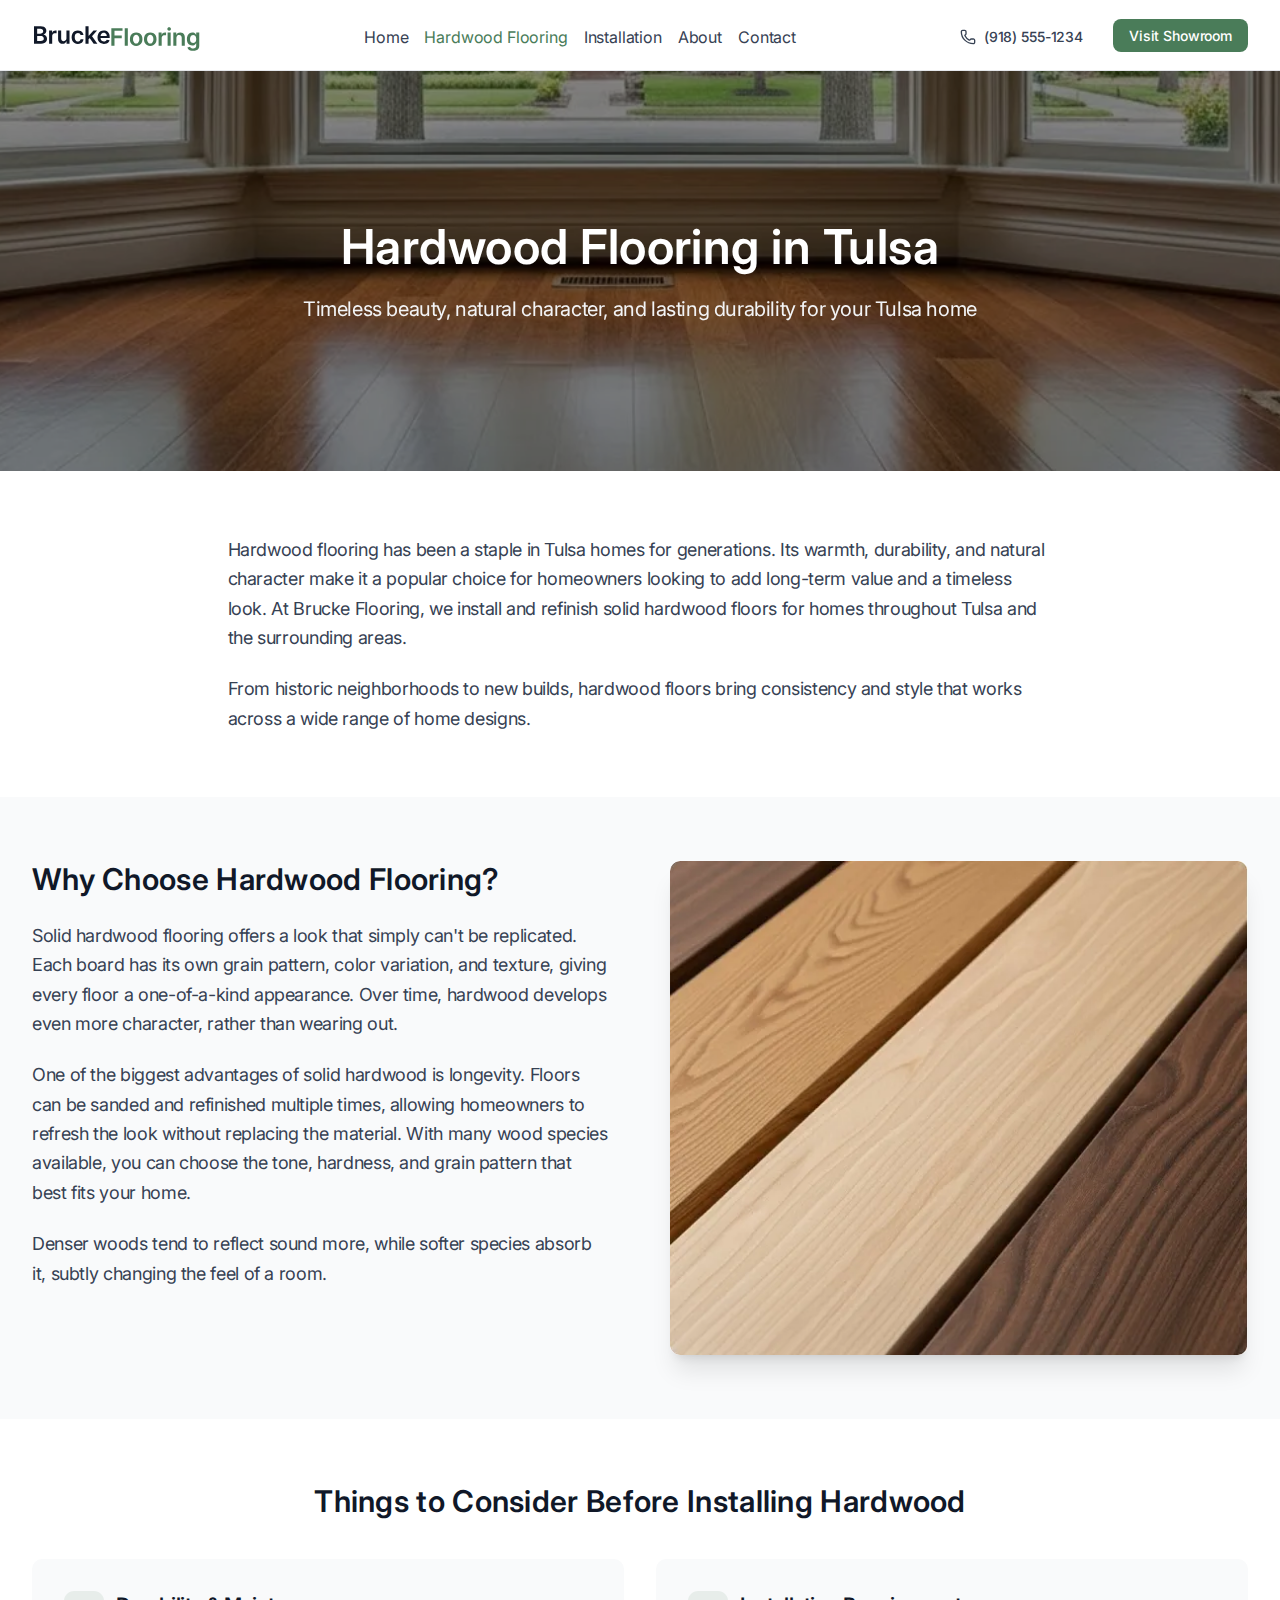
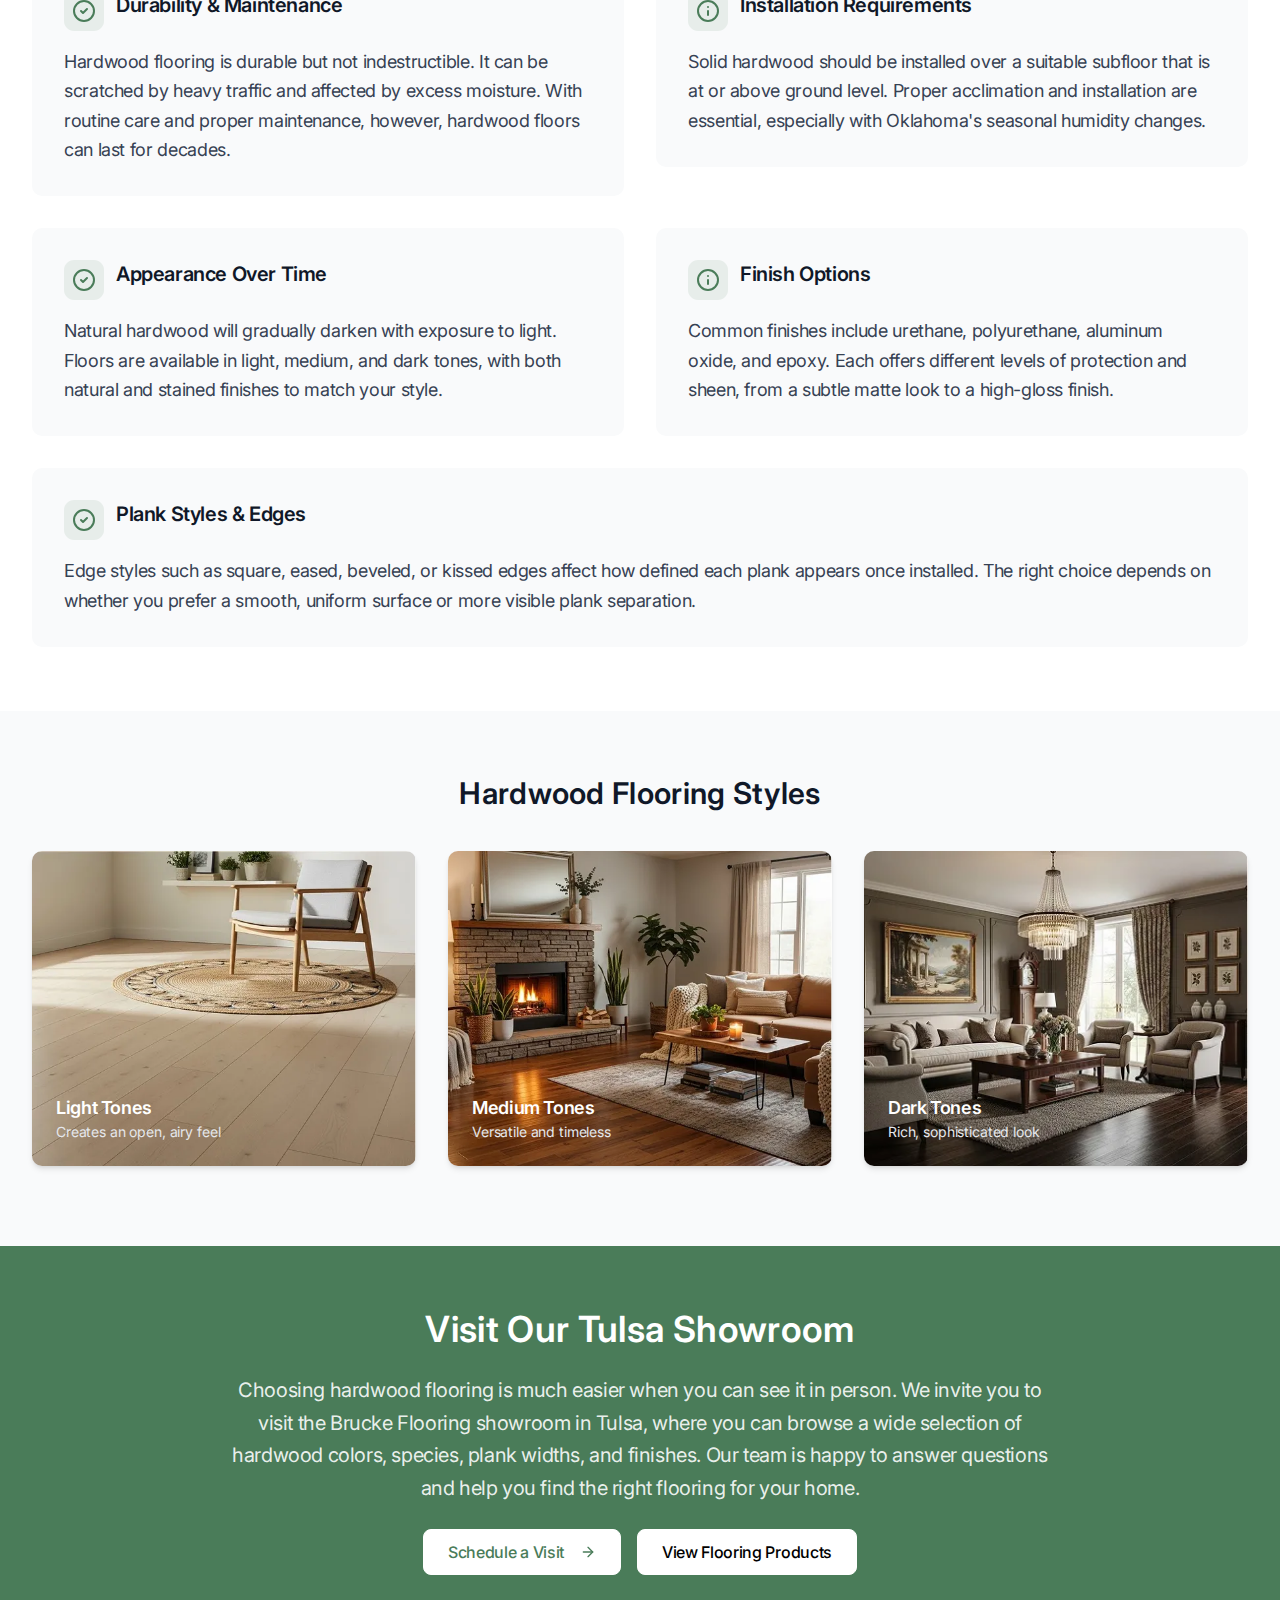
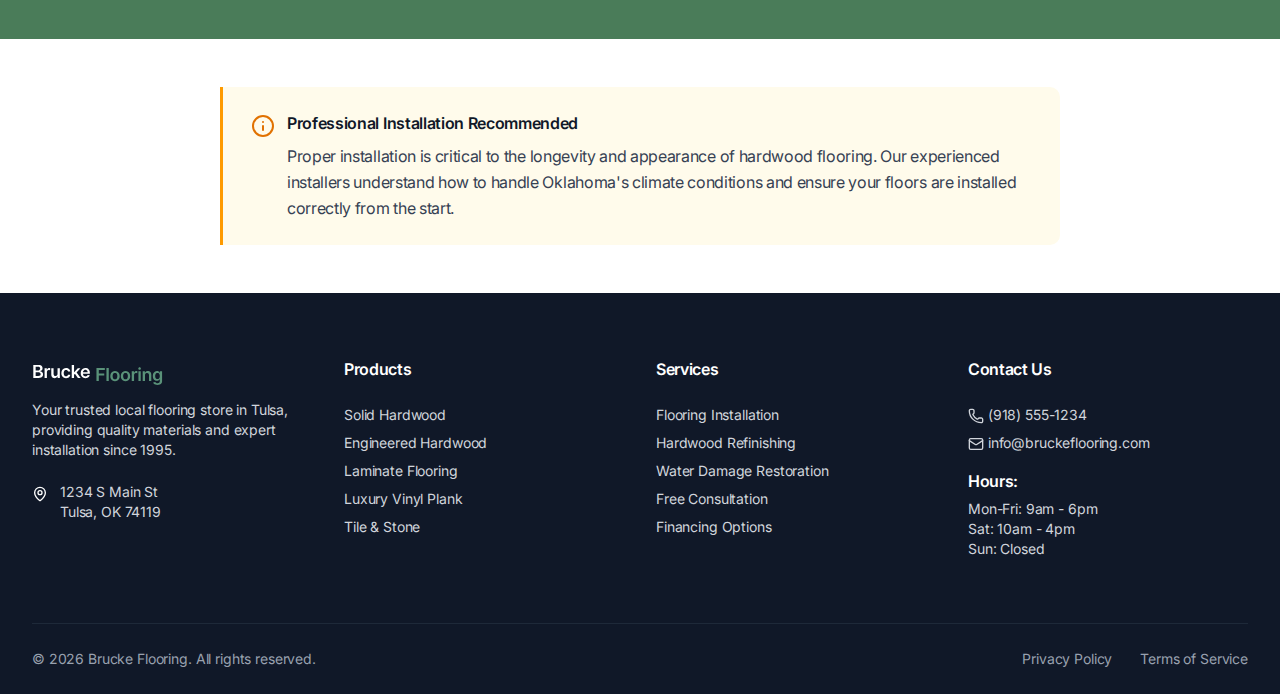
<file: hardwood-flooring.html>
<!doctype html>
<html lang="en">
	<head>
		<meta charset="UTF-8">
		<meta name="viewport" content="width=device-width, initial-scale=1.0, maximum-scale=5">
		<link rel="shortcut icon" href="./assets/img/favicon.png">
		<title>Hardwood Flooring</title>
		<meta name="author" content="">
		<meta name="canonical" content="/hardwood-flooring">
		<meta name="dcterms.dateCopyrighted" content="2026">
		<meta name="geo.placename" content="">
		<meta name="geo.region" content="en-us">
		<meta name="robots" content="noindex,nofollow">
		<meta property="og:type" content="website">
		<meta name="twitter:card" content="summary">
		<link rel="modulepreload" crossorigin href="./js/common.min.js?v=1770371873539">
		<script type="module" crossorigin="" src="./js/main.min.js?v=1770371873539"></script>
		<link rel="stylesheet" crossorigin="" href="./css/main.min.css?v=1770371873539">
	</head>
	<body>
		<div class="wrapper">
			<header data-fls-header="" class="header">
				<div class="header__container">
					<div class="header__logo">
						<a href="/">
							<img src="./assets/img/logo.svg" alt="">
						</a>
					</div>
					<div class="header__menu menu">
						<nav class="menu__body">
							<ul class="menu__list">
								<li class="menu__item">
									<a href="/" class="menu__link">Home</a>
								</li>
								<li class="menu__item">
									<a href="/hardwood-flooring" class="menu__link menu__link--active">Hardwood Flooring</a>
								</li>
								<li class="menu__item">
									<a href="/installation" class="menu__link">Installation</a>
								</li>
								<li class="menu__item">
									<a href="/about" class="menu__link">About</a>
								</li>
								<li class="menu__item">
									<a href="/contact" class="menu__link">Contact</a>
								</li>
							</ul>
						</nav>
					</div>
					<a href="tel:9185551234" class="link-to-call">
						<img src="./assets/img/icons/phone-dark.svg" alt="phone">
						(918) 555-1234
					</a>
					<a href="" class="btn">Visit Showroom</a>
					<button type="button" data-fls-menu="" class="menu__icon icon-menu">
						<span></span>
					</button>
				</div>
			</header>
			<main class="page">
				<section class="hero">
					<div class="hero__bg">
						<picture>
							<source media="(min-width: 300px) and (max-width: 350px)" srcset="img/section-1/assets/img/flooring/1-320.jpg">
							<source media="(min-width: 351px) and (max-width: 479px)" srcset="img/section-1/assets/img/flooring/1-480.jpg">
							<source media="(min-width: 480px) and (max-width: 767px)" srcset="img/section-1/assets/img/flooring/1-768.jpg">
							<source media="(min-width: 768px) and (max-width: 1023px)" srcset="./assets/img/flooring/1-1024.webp">
							<source media="(min-width: 1024px) and (max-width: 1199px)" srcset="./assets/img/flooring/1-1200.webp">
							<source media="(min-width: 1200px)" srcset="./assets/img/flooring/1.webp">
							<img alt="" src="./assets/img/flooring/1.webp">
						</picture>
						<div class="hero__overlay"></div>
					</div>
					<div class="hero__container">
						<div class="hero__title">
							<h1>Hardwood Flooring in Tulsa</h1>
						</div>
						<div class="hero__description">
							<p>Timeless beauty, natural character, and lasting durability for your Tulsa home</p>
						</div>
					</div>
				</section>
				<div class="only-text background-white">
					<div class="only-text__container">
						<p>
							Hardwood flooring has been a staple in Tulsa homes for generations. Its warmth, durability, and natural character make it a popular choice for homeowners looking to add long-term value and a timeless look. At Brucke Flooring, we install and refinish solid hardwood floors for homes throughout Tulsa and the surrounding areas.
						</p>
						<p>
							From historic neighborhoods to new builds, hardwood floors bring consistency and style that works across a wide range of home designs.
						</p>
					</div>
				</div>
				<section class="why background-grey">
					<div class="why__container">
						<div class="why__row">
							<div class="why__col why__col--image">
								<div class="image-wrapper">
									<img alt="" src="./assets/img/flooring/2.webp">
								</div>
							</div>
							<div class="why__col why__col--text">
								<div class="why__title">
									<h2>Why Choose Hardwood Flooring?</h2>
								</div>
								<p>
									Solid hardwood flooring offers a look that simply can't be replicated. Each board has its own grain pattern, color variation, and texture, giving every floor a one-of-a-kind appearance. Over time, hardwood develops even more character, rather than wearing out.
								</p>
								<p>
									One of the biggest advantages of solid hardwood is longevity. Floors can be sanded and refinished multiple times, allowing homeowners to refresh the look without replacing the material. With many wood species available, you can choose the tone, hardness, and grain pattern that best fits your home.
								</p>
								<p>
									Denser woods tend to reflect sound more, while softer species absorb it, subtly changing the feel of a room.
								</p>
							</div>
						</div>
					</div>
				</section>
				<section class="things background-white">
					<div class="things__container">
						<div class="things__title">
							<h2>Things to Consider Before Installing Hardwood</h2>
						</div>
						<div class="things__items">
							<div class="things__item">
								<div class="item-things">
									<div class="item-things__row">
										<div class="item-things__icon">
											<img src="./assets/img/icons/8.svg" alt="icon">
										</div>
										<div class="item-things__title">
											<h3>Durability & Maintenance</h3>
										</div>
									</div>
									<div class="item-things__text">
										<p>
											Hardwood flooring is durable but not indestructible. It can be scratched by heavy traffic and affected by excess moisture. With routine care and proper maintenance, however, hardwood floors can last for decades.
										</p>
									</div>
								</div>
							</div>
							<div class="things__item">
								<div class="item-things">
									<div class="item-things__row">
										<div class="item-things__icon">
											<img src="./assets/img/icons/9.svg" alt="icon">
										</div>
										<div class="item-things__title">
											<h3>Installation Requirements</h3>
										</div>
									</div>
									<div class="item-things__text">
										<p>
											Solid hardwood should be installed over a suitable subfloor that is at or above ground level. Proper acclimation and installation are essential, especially with Oklahoma's seasonal humidity changes.
										</p>
									</div>
								</div>
							</div>
							<div class="things__item">
								<div class="item-things">
									<div class="item-things__row">
										<div class="item-things__icon">
											<img src="./assets/img/icons/8.svg" alt="icon">
										</div>
										<div class="item-things__title">
											<h3>Appearance Over Time</h3>
										</div>
									</div>
									<div class="item-things__text">
										<p>
											Natural hardwood will gradually darken with exposure to light. Floors are available in light, medium, and dark tones, with both natural and stained finishes to match your style.
										</p>
									</div>
								</div>
							</div>
							<div class="things__item">
								<div class="item-things">
									<div class="item-things__row">
										<div class="item-things__icon">
											<img src="./assets/img/icons/9.svg" alt="icon">
										</div>
										<div class="item-things__title">
											<h3>Finish Options</h3>
										</div>
									</div>
									<div class="item-things__text">
										<p>
											Common finishes include urethane, polyurethane, aluminum oxide, and epoxy. Each offers different levels of protection and sheen, from a subtle matte look to a high-gloss finish.
										</p>
									</div>
								</div>
							</div>
							<div class="things__item">
								<div class="item-things">
									<div class="item-things__row">
										<div class="item-things__icon">
											<img src="./assets/img/icons/8.svg" alt="icon">
										</div>
										<div class="item-things__title">
											<h3>Plank Styles & Edges</h3>
										</div>
									</div>
									<div class="item-things__text">
										<p>
											Edge styles such as square, eased, beveled, or kissed edges affect how defined each plank appears once installed. The right choice depends on whether you prefer a smooth, uniform surface or more visible plank separation.
										</p>
									</div>
								</div>
							</div>
						</div>
					</div>
				</section>
				<section class="styles background-grey">
					<div class="styles__container">
						<div class="styles__title">
							<h2>Hardwood Flooring Styles</h2>
						</div>
						<div class="styles__items">
							<div class="styles__item">
								<div class="item-styles">
									<img alt="Image" src="./assets/img/flooring/3.webp">
									<div class="item-styles__title">
										<h3>Light Tones</h3>
									</div>
									<div class="item-styles__text">
										<p>Creates an open, airy feel</p>
									</div>
								</div>
							</div>
							<div class="styles__item">
								<div class="item-styles">
									<img alt="Image" src="./assets/img/flooring/4.webp">
									<div class="item-styles__title">
										<h3>Medium Tones</h3>
									</div>
									<div class="item-styles__text">
										<p>Versatile and timeless</p>
									</div>
								</div>
							</div>
							<div class="styles__item">
								<div class="item-styles">
									<img alt="Image" src="./assets/img/flooring/5.webp">
									<div class="item-styles__title">
										<h3>Dark Tones</h3>
									</div>
									<div class="item-styles__text">
										<p>Rich, sophisticated look</p>
									</div>
								</div>
							</div>
						</div>
					</div>
				</section>
				<section class="green-section background-green">
					<div class="green-section__container">
						<div class="green-section__title">Visit Our Tulsa Showroom</div>
						<div class="green-section__text">
							<p>
								Choosing hardwood flooring is much easier when you can see it in person. We invite you to visit the Brucke Flooring showroom in Tulsa, where you can browse a wide selection of hardwood colors, species, plank widths, and finishes. Our team is happy to answer questions and help you find the right flooring for your home.
							</p>
						</div>
						<div class="green-section__row">
							<a href="" class="button-white">
								Schedule a Visit
								<img src="./assets/img/icons/arrow-dark.svg" alt="icon">
							</a>
							<a href="" class="button-white text-black">View Flooring Products</a>
						</div>
					</div>
				</section>
				<section class="info background-white">
					<div class="info__container">
						<div class="info-block">
							<div class="info-block__row">
								<img src="./assets/img/icons/info-orange.svg" alt="icon">
								<div class="info-block__content">
									<div class="info-block__title">
										<h3>Professional Installation Recommended</h3>
									</div>
									<div class="info-block__text">
										<p>
											Proper installation is critical to the longevity and appearance of hardwood flooring. Our experienced installers understand how to handle Oklahoma's climate conditions and ensure your floors are installed correctly from the start.
										</p>
									</div>
								</div>
							</div>
						</div>
					</div>
				</section>
			</main>
			<footer data-fls-footer="" class="footer">
				<div class="footer__container">
					<div class="footer__row">
						<div class="footer__col">
							<div class="col-wrapper">
								<div class="footer__title">
									<a href="">
										<img src="./assets/img/logo-footer.svg" alt="logo">
									</a>
								</div>
								<p>
									Your trusted local flooring store in Tulsa, providing quality materials and expert installation since 1995.
								</p>
								<div class="footer__location">
									<img src="./assets/img/icons/location-white.svg" alt="icon">
									<div>
										<p>
											1234 S Main St
											<br>
											Tulsa, OK 74119
										</p>
									</div>
								</div>
							</div>
						</div>
						<div class="footer__col">
							<div class="col-wrapper">
								<div class="footer__title">
									<h2>Products</h2>
								</div>
								<ul>
									<li>
										<a href="">Solid Hardwood</a>
									</li>
									<li>
										<a href="">Engineered Hardwood</a>
									</li>
									<li>
										<a href="">Laminate Flooring</a>
									</li>
									<li>
										<a href="">Luxury Vinyl Plank</a>
									</li>
									<li>
										<a href="">Tile & Stone</a>
									</li>
								</ul>
							</div>
						</div>
						<div class="footer__col">
							<div class="col-wrapper">
								<div class="footer__title">
									<h2>Services</h2>
								</div>
								<ul>
									<li>
										<a href="">Flooring Installation</a>
									</li>
									<li>
										<a href="">Hardwood Refinishing</a>
									</li>
									<li>
										<a href="">Water Damage Restoration</a>
									</li>
									<li>
										<a href="">Free Consultation</a>
									</li>
									<li>
										<a href="">Financing Options</a>
									</li>
								</ul>
							</div>
						</div>
						<div class="footer__col">
							<div class="col-wrapper">
								<div class="footer__title">
									<h2>Contact Us</h2>
								</div>
								<ul>
									<li>
										<a href="tel:9185551234">
											<img src="./assets/img/icons/phone-grey.svg" alt="phone">
											(918) 555-1234
										</a>
									</li>
									<li>
										<a href="mailto:info@bruckeflooring.com">
											<img src="./assets/img/icons/mail-grey.svg" alt="email">
											info@bruckeflooring.com
										</a>
									</li>
								</ul>
								<h3>Hours:</h3>
								<p>
									Mon-Fri: 9am - 6pm
									<br>
									Sat: 10am - 4pm
									<br>
									Sun: Closed
								</p>
							</div>
						</div>
					</div>
				</div>
				<div class="footer__container">
					<div class="row">
						<div class="col">© 2026 Brucke Flooring. All rights reserved.</div>
						<div class="col">
							<a href="">Privacy Policy</a>
							<a href="">Terms of Service</a>
						</div>
					</div>
				</div>
			</footer>
		</div>
	</body>
</html>
</file>
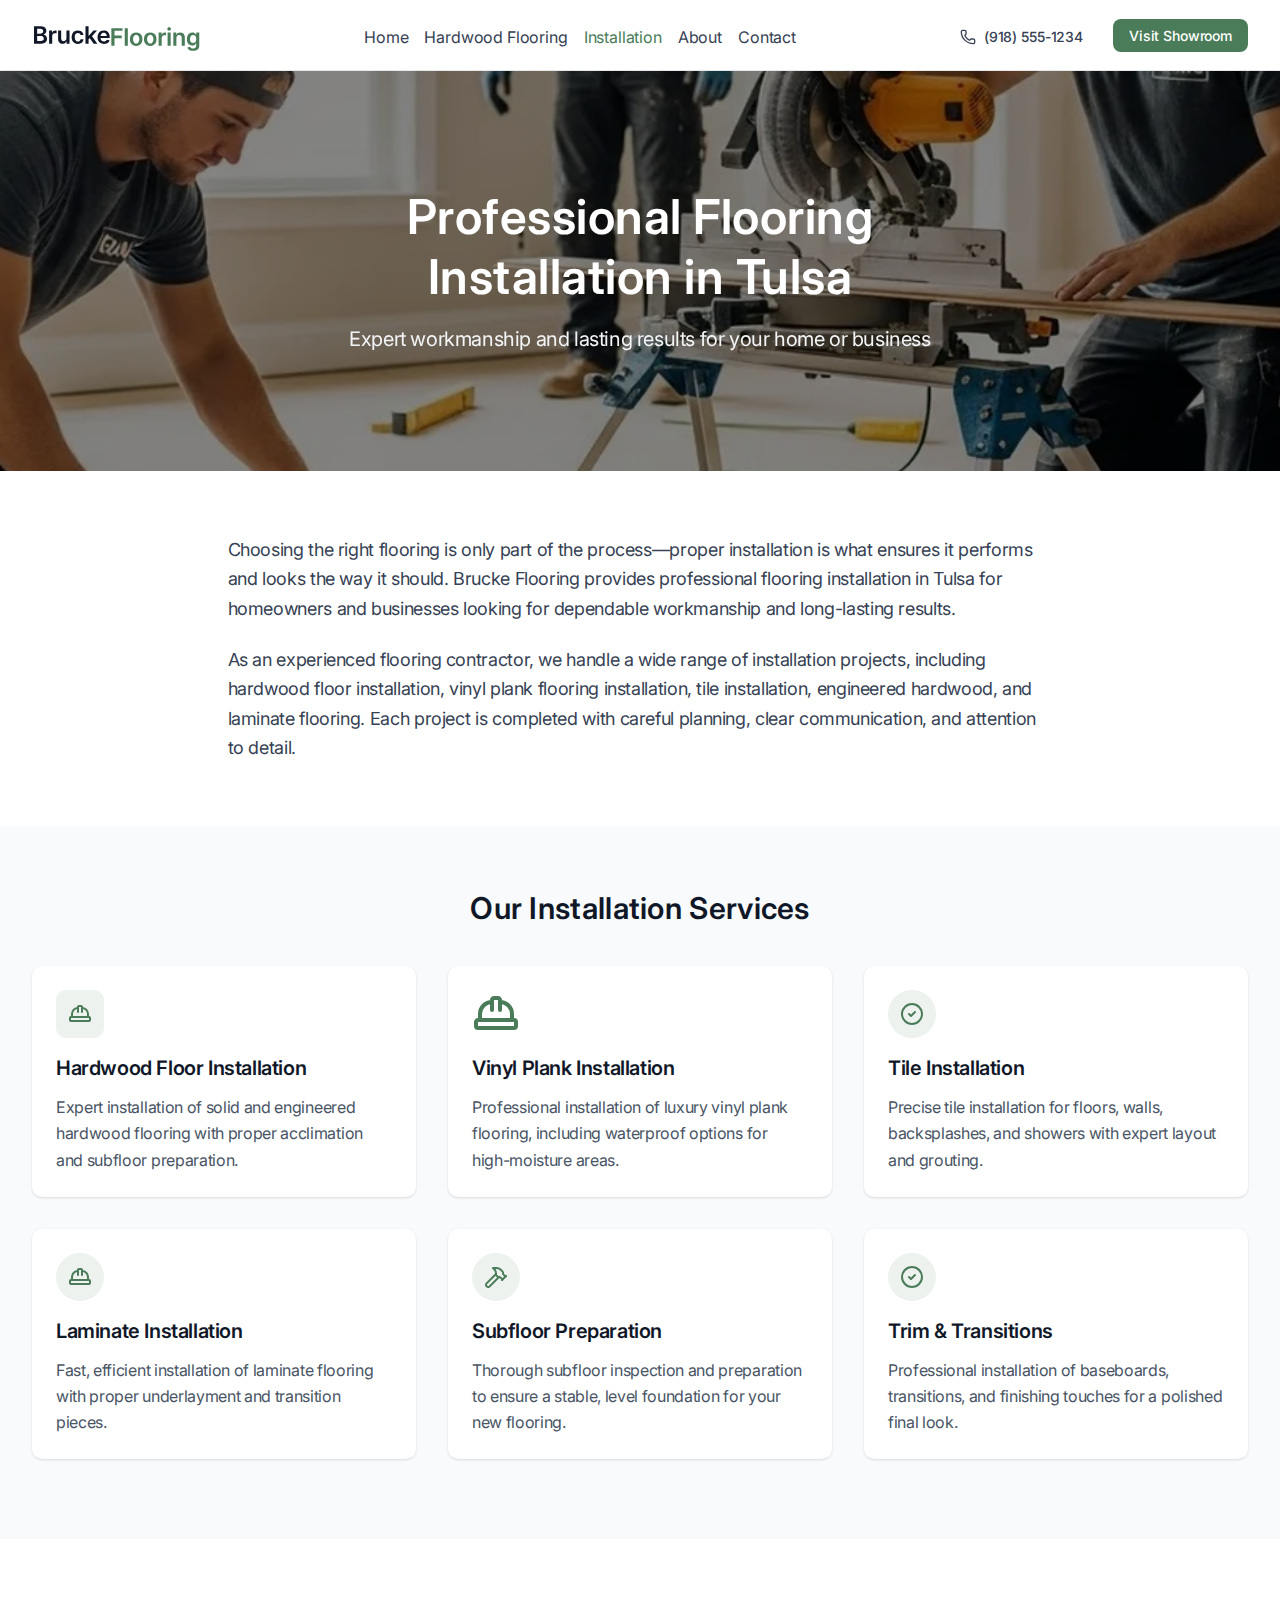
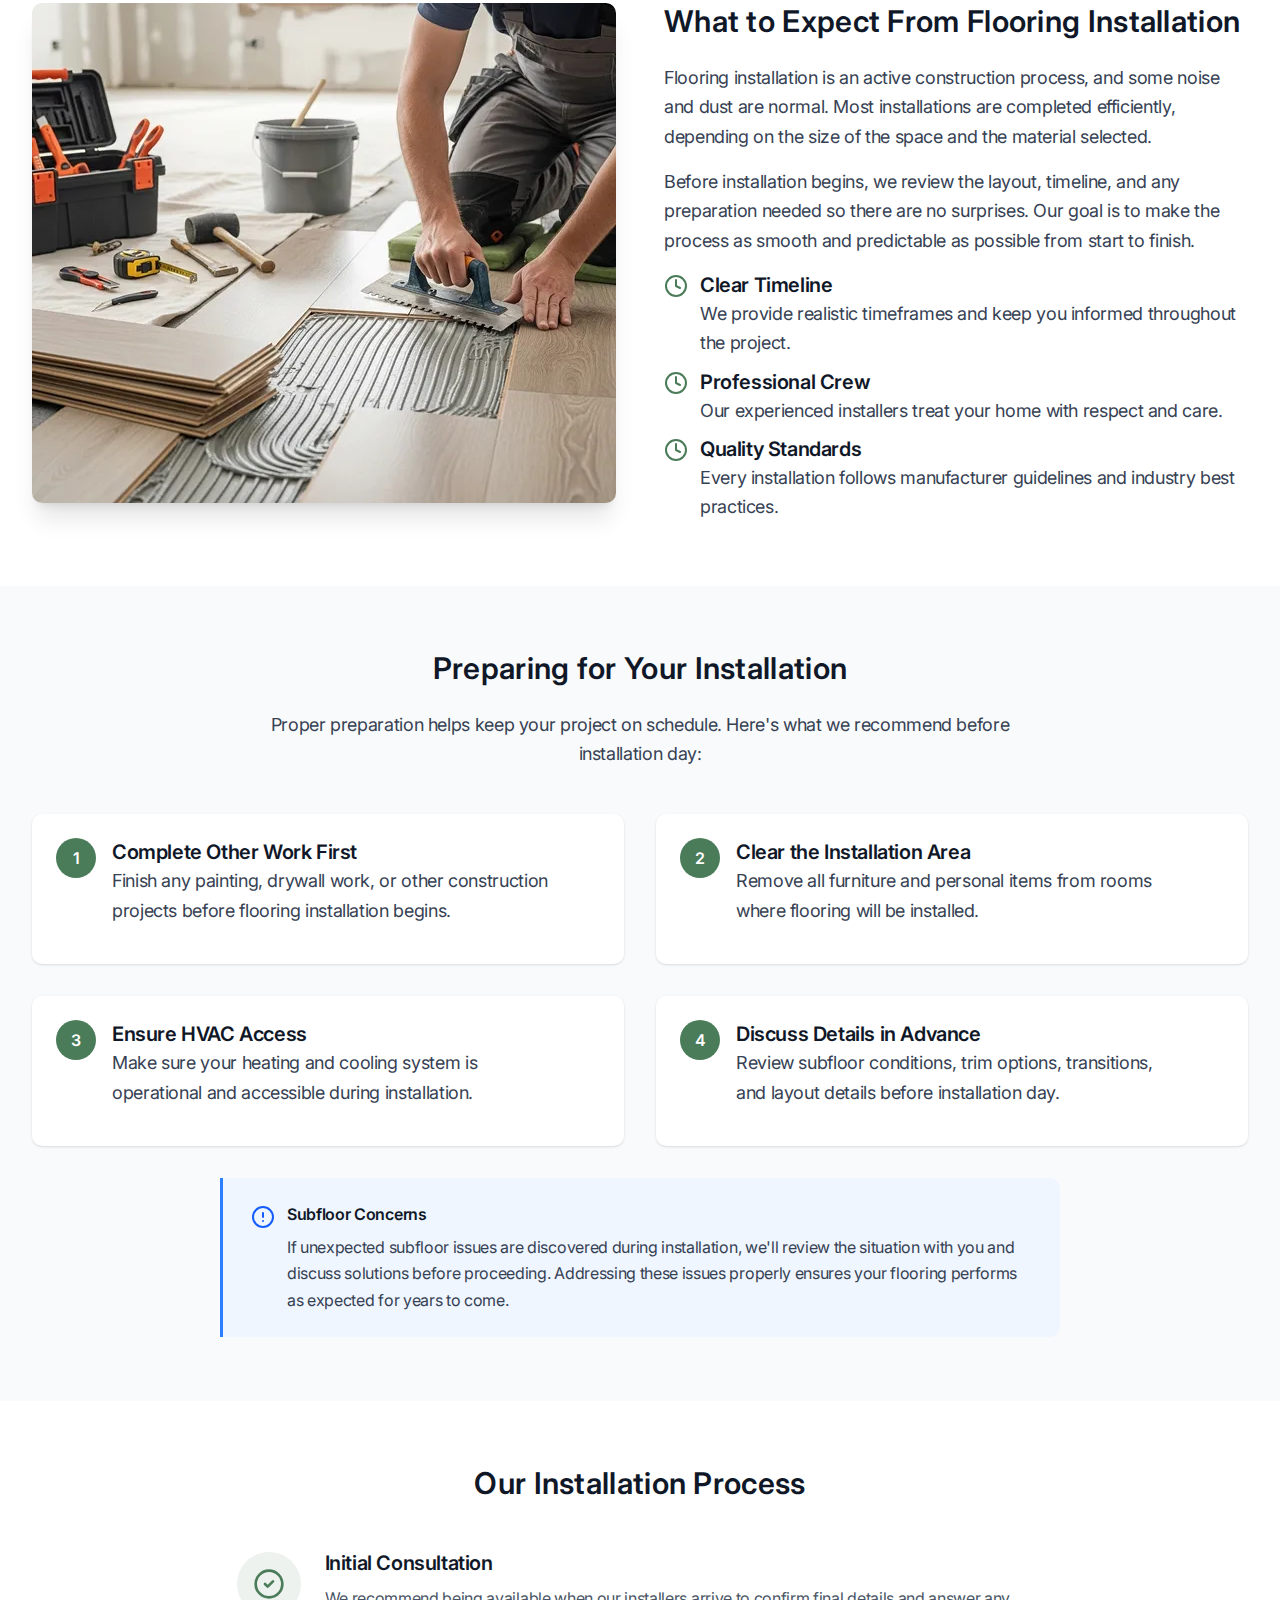
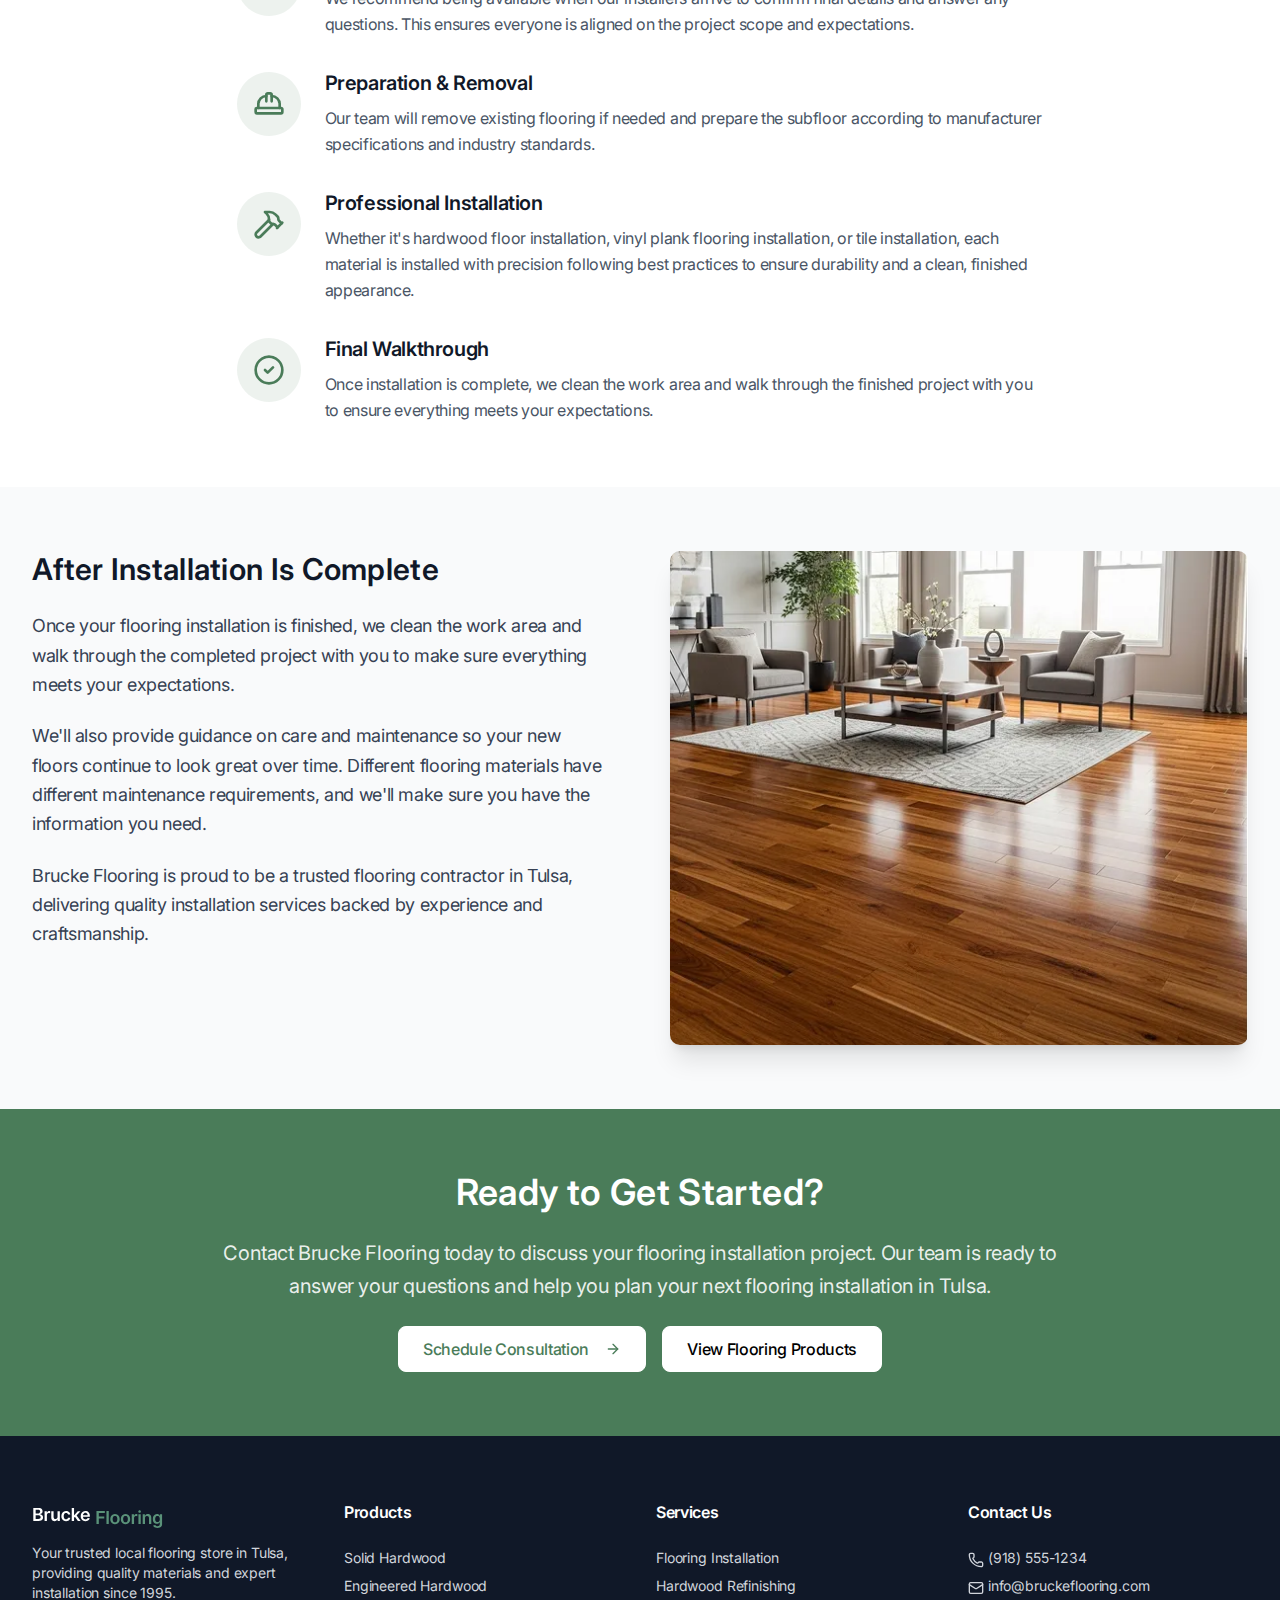
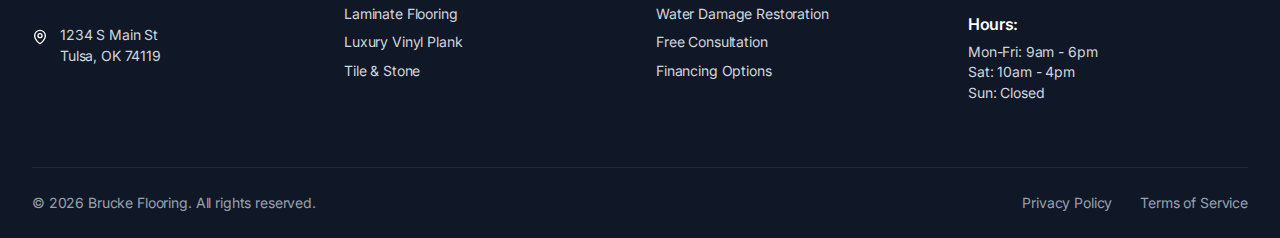
<file: installation.html>
<!doctype html>
<html lang="en">
	<head>
		<meta charset="UTF-8">
		<meta name="viewport" content="width=device-width, initial-scale=1.0, maximum-scale=5">
		<link rel="shortcut icon" href="./assets/img/favicon.png">
		<title>Installation</title>
		<meta name="author" content="">
		<meta name="canonical" content="/installation">
		<meta name="dcterms.dateCopyrighted" content="2026">
		<meta name="geo.placename" content="">
		<meta name="geo.region" content="en-us">
		<meta name="robots" content="noindex,nofollow">
		<meta property="og:type" content="website">
		<meta name="twitter:card" content="summary">
		<link rel="modulepreload" crossorigin href="./js/common.min.js?v=1770371873540">
		<script type="module" crossorigin="" src="./js/main.min.js?v=1770371873540"></script>
		<link rel="stylesheet" crossorigin="" href="./css/main.min.css?v=1770371873540">
	</head>
	<body>
		<div class="wrapper">
			<header data-fls-header="" class="header">
				<div class="header__container">
					<div class="header__logo">
						<a href="/">
							<img src="./assets/img/logo.svg" alt="">
						</a>
					</div>
					<div class="header__menu menu">
						<nav class="menu__body">
							<ul class="menu__list">
								<li class="menu__item">
									<a href="/" class="menu__link">Home</a>
								</li>
								<li class="menu__item">
									<a href="/hardwood-flooring" class="menu__link">Hardwood Flooring</a>
								</li>
								<li class="menu__item">
									<a href="/installation" class="menu__link menu__link--active">Installation</a>
								</li>
								<li class="menu__item">
									<a href="/about" class="menu__link">About</a>
								</li>
								<li class="menu__item">
									<a href="/contact" class="menu__link">Contact</a>
								</li>
							</ul>
						</nav>
					</div>
					<a href="tel:9185551234" class="link-to-call">
						<img src="./assets/img/icons/phone-dark.svg" alt="phone">
						(918) 555-1234
					</a>
					<a href="" class="btn">Visit Showroom</a>
					<button type="button" data-fls-menu="" class="menu__icon icon-menu">
						<span></span>
					</button>
				</div>
			</header>
			<main class="page">
				<section class="hero">
					<div class="hero__bg">
						<picture>
							<source media="(min-width: 300px) and (max-width: 350px)" srcset="img/section-1/assets/img/installation/1-320.jpg">
							<source media="(min-width: 351px) and (max-width: 479px)" srcset="img/section-1/assets/img/installation/1-480.jpg">
							<source media="(min-width: 480px) and (max-width: 767px)" srcset="img/section-1/assets/img/installation/1-768.jpg">
							<source media="(min-width: 768px) and (max-width: 1023px)" srcset="./assets/img/installation/1-1024.webp">
							<source media="(min-width: 1024px) and (max-width: 1199px)" srcset="./assets/img/installation/1-1200.webp">
							<source media="(min-width: 1200px)" srcset="./assets/img/installation/1.webp">
							<img alt="" src="./assets/img/installation/1.webp">
						</picture>
						<div class="hero__overlay"></div>
					</div>
					<div class="hero__container">
						<div class="hero__title">
							<h1>
								Professional Flooring
								<br>
								Installation in Tulsa
							</h1>
						</div>
						<div class="hero__description">
							<p>Expert workmanship and lasting results for your home or business</p>
						</div>
					</div>
				</section>
				<div class="only-text background-white">
					<div class="only-text__container">
						<p>
							Choosing the right flooring is only part of the process—proper installation is what ensures it performs and looks the way it should. Brucke Flooring provides professional flooring installation in Tulsa for homeowners and businesses looking for dependable workmanship and long-lasting results.
						</p>
						<p>
							As an experienced flooring contractor, we handle a wide range of installation projects, including hardwood floor installation, vinyl plank flooring installation, tile installation, engineered hardwood, and laminate flooring. Each project is completed with careful planning, clear communication, and attention to detail.
						</p>
					</div>
				</div>
				<section class="installation-services background-grey">
					<div class="installation-services__container">
						<div class="installation-services__title">
							<h2>Our Installation Services</h2>
						</div>
						<div class="installation-services__items">
							<div class="installation-services__item">
								<div class="installation-service">
									<img src="./assets/img/icons/11.svg" alt="icon">
									<div class="installation-service__title">
										<h3>Hardwood Floor Installation</h3>
									</div>
									<div class="installation-service__text">
										<p>
											Expert installation of solid and engineered hardwood flooring with proper acclimation and subfloor preparation.
										</p>
									</div>
								</div>
							</div>
							<div class="installation-services__item">
								<div class="installation-service">
									<img src="./assets/img/icons/12.svg" alt="icon">
									<div class="installation-service__title">
										<h3>Vinyl Plank Installation</h3>
									</div>
									<div class="installation-service__text">
										<p>
											Professional installation of luxury vinyl plank flooring, including waterproof options for high-moisture areas.
										</p>
									</div>
								</div>
							</div>
							<div class="installation-services__item">
								<div class="installation-service">
									<img src="./assets/img/icons/13.svg" alt="icon">
									<div class="installation-service__title">
										<h3>Tile Installation</h3>
									</div>
									<div class="installation-service__text">
										<p>
											Precise tile installation for floors, walls, backsplashes, and showers with expert layout and grouting.
										</p>
									</div>
								</div>
							</div>
							<div class="installation-services__item">
								<div class="installation-service">
									<img src="./assets/img/icons/14.svg" alt="icon">
									<div class="installation-service__title">
										<h3>Laminate Installation</h3>
									</div>
									<div class="installation-service__text">
										<p>
											Fast, efficient installation of laminate flooring with proper underlayment and transition pieces.
										</p>
									</div>
								</div>
							</div>
							<div class="installation-services__item">
								<div class="installation-service">
									<img src="./assets/img/icons/15.svg" alt="icon">
									<div class="installation-service__title">
										<h3>Subfloor Preparation</h3>
									</div>
									<div class="installation-service__text">
										<p>
											Thorough subfloor inspection and preparation to ensure a stable, level foundation for your new flooring.
										</p>
									</div>
								</div>
							</div>
							<div class="installation-services__item">
								<div class="installation-service">
									<img src="./assets/img/icons/13.svg" alt="icon">
									<div class="installation-service__title">
										<h3>Trim & Transitions</h3>
									</div>
									<div class="installation-service__text">
										<p>
											Professional installation of baseboards, transitions, and finishing touches for a polished final look.
										</p>
									</div>
								</div>
							</div>
						</div>
					</div>
				</section>
				<section class="what background-white">
					<div class="what__container">
						<div class="what__row">
							<div class="what__col">
								<div class="image-wrapper">
									<img alt="Image" src="./assets/img/installation/2.webp">
								</div>
							</div>
							<div class="what__col">
								<div class="what__title">
									<h2>What to Expect From Flooring Installation</h2>
								</div>
								<div class="what__text">
									<p>
										Flooring installation is an active construction process, and some noise and dust are normal. Most installations are completed efficiently, depending on the size of the space and the material selected.
									</p>
									<p>
										Before installation begins, we review the layout, timeline, and any preparation needed so there are no surprises. Our goal is to make the process as smooth and predictable as possible from start to finish.
									</p>
								</div>
								<ul>
									<li>
										<img src="./assets/img/icons/time.svg" alt="icon">
										<div class="item-content">
											<div class="item-content__title">
												<h3>Clear Timeline</h3>
											</div>
											<div class="item-content__text">
												<p>We provide realistic timeframes and keep you informed throughout the project.</p>
											</div>
										</div>
									</li>
									<li>
										<img src="./assets/img/icons/time.svg" alt="icon">
										<div class="item-content">
											<div class="item-content__title">
												<h3>Professional Crew</h3>
											</div>
											<div class="item-content__text">
												<p>Our experienced installers treat your home with respect and care.</p>
											</div>
										</div>
									</li>
									<li>
										<img src="./assets/img/icons/time.svg" alt="icon">
										<div class="item-content">
											<div class="item-content__title">
												<h3>Quality Standards</h3>
											</div>
											<div class="item-content__text">
												<p>Every installation follows manufacturer guidelines and industry best practices.</p>
											</div>
										</div>
									</li>
								</ul>
							</div>
						</div>
					</div>
				</section>
				<section class="preparing background-grey">
					<div class="preparing__container">
						<div class="preparing__title">
							<h2>Preparing for Your Installation</h2>
						</div>
						<div class="preparing__description">
							<p>
								Proper preparation helps keep your project on schedule. Here's what we recommend before installation day:
							</p>
						</div>
						<div class="preparing__items">
							<div class="preparing__item">
								<div class="item-preparing">
									<div class="item-preparing__row">
										<div class="item-preparing__number">1</div>
										<div class="item-preparing__content">
											<div class="item-preparing__title">
												<h3>Complete Other Work First</h3>
											</div>
											<div class="item-preparing__text">
												<p>
													Finish any painting, drywall work, or other construction projects before flooring installation begins.
												</p>
											</div>
										</div>
									</div>
								</div>
							</div>
							<div class="preparing__item">
								<div class="item-preparing">
									<div class="item-preparing__row">
										<div class="item-preparing__number">2</div>
										<div class="item-preparing__content">
											<div class="item-preparing__title">
												<h3>Clear the Installation Area</h3>
											</div>
											<div class="item-preparing__text">
												<p>
													Remove all furniture and personal items from rooms where flooring will be installed.
												</p>
											</div>
										</div>
									</div>
								</div>
							</div>
							<div class="preparing__item">
								<div class="item-preparing">
									<div class="item-preparing__row">
										<div class="item-preparing__number">3</div>
										<div class="item-preparing__content">
											<div class="item-preparing__title">
												<h3>Ensure HVAC Access</h3>
											</div>
											<div class="item-preparing__text">
												<p>
													Make sure your heating and cooling system is operational and accessible during installation.
												</p>
											</div>
										</div>
									</div>
								</div>
							</div>
							<div class="preparing__item">
								<div class="item-preparing">
									<div class="item-preparing__row">
										<div class="item-preparing__number">4</div>
										<div class="item-preparing__content">
											<div class="item-preparing__title">
												<h3>Discuss Details in Advance</h3>
											</div>
											<div class="item-preparing__text">
												<p>
													Review subfloor conditions, trim options, transitions, and layout details before installation day.
												</p>
											</div>
										</div>
									</div>
								</div>
							</div>
						</div>
						<div class="info-block info-block-blue">
							<div class="info-block__row">
								<img src="./assets/img/icons/info-blue.svg" alt="icon">
								<div class="info-block__content">
									<div class="info-block__title">
										<h3>Subfloor Concerns</h3>
									</div>
									<div class="info-block__text">
										<p>
											If unexpected subfloor issues are discovered during installation, we'll review the situation with you and discuss solutions before proceeding. Addressing these issues properly ensures your flooring performs as expected for years to come.
										</p>
									</div>
								</div>
							</div>
						</div>
					</div>
				</section>
				<section class="process background-white">
					<div class="process__container">
						<div class="process__title">
							<h2>Our Installation Process</h2>
						</div>
						<ul>
							<li>
								<img src="./assets/img/icons/13.svg" alt="icon">
								<div class="content-process">
									<div class="content-process__title">
										<h3>Initial Consultation</h3>
									</div>
									<div class="content-process__text">
										<p>
											We recommend being available when our installers arrive to confirm final details and answer any questions. This ensures everyone is aligned on the project scope and expectations.
										</p>
									</div>
								</div>
							</li>
							<li>
								<img src="./assets/img/icons/14.svg" alt="icon">
								<div class="content-process">
									<div class="content-process__title">
										<h3>Preparation & Removal</h3>
									</div>
									<div class="content-process__text">
										<p>
											Our team will remove existing flooring if needed and prepare the subfloor according to manufacturer specifications and industry standards.
										</p>
									</div>
								</div>
							</li>
							<li>
								<img src="./assets/img/icons/15.svg" alt="icon">
								<div class="content-process">
									<div class="content-process__title">
										<h3>Professional Installation</h3>
									</div>
									<div class="content-process__text">
										<p>
											Whether it's hardwood floor installation, vinyl plank flooring installation, or tile installation, each material is installed with precision following best practices to ensure durability and a clean, finished appearance.
										</p>
									</div>
								</div>
							</li>
							<li>
								<img src="./assets/img/icons/13.svg" alt="icon">
								<div class="content-process">
									<div class="content-process__title">
										<h3>Final Walkthrough</h3>
									</div>
									<div class="content-process__text">
										<p>
											Once installation is complete, we clean the work area and walk through the finished project with you to ensure everything meets your expectations.
										</p>
									</div>
								</div>
							</li>
						</ul>
					</div>
				</section>
				<section class="why background-grey">
					<div class="why__container">
						<div class="why__row">
							<div class="why__col why__col--image">
								<div class="image-wrapper">
									<img alt="" src="./assets/img/installation/3.webp">
								</div>
							</div>
							<div class="why__col why__col--text">
								<div class="why__title">
									<h2>After Installation Is Complete</h2>
								</div>
								<p>
									Once your flooring installation is finished, we clean the work area and walk through the completed project with you to make sure everything meets your expectations.
								</p>
								<p>
									We'll also provide guidance on care and maintenance so your new floors continue to look great over time. Different flooring materials have different maintenance requirements, and we'll make sure you have the information you need.
								</p>
								<p>
									Brucke Flooring is proud to be a trusted flooring contractor in Tulsa, delivering quality installation services backed by experience and craftsmanship.
								</p>
							</div>
						</div>
					</div>
				</section>
				<section class="green-section background-green">
					<div class="green-section__container">
						<div class="green-section__title">Ready to Get Started?</div>
						<div class="green-section__text">
							<p>
								Contact Brucke Flooring today to discuss your flooring installation project. Our team is ready to answer your questions and help you plan your next flooring installation in Tulsa.
							</p>
						</div>
						<div class="green-section__row">
							<a href="" class="button-white">
								Schedule Consultation
								<img src="./assets/img/icons/arrow-dark.svg" alt="icon">
							</a>
							<a href="" class="button-white text-black">View Flooring Products</a>
						</div>
					</div>
				</section>
			</main>
			<footer data-fls-footer="" class="footer">
				<div class="footer__container">
					<div class="footer__row">
						<div class="footer__col">
							<div class="col-wrapper">
								<div class="footer__title">
									<a href="">
										<img src="./assets/img/logo-footer.svg" alt="logo">
									</a>
								</div>
								<p>
									Your trusted local flooring store in Tulsa, providing quality materials and expert installation since 1995.
								</p>
								<div class="footer__location">
									<img src="./assets/img/icons/location-white.svg" alt="icon">
									<div>
										<p>
											1234 S Main St
											<br>
											Tulsa, OK 74119
										</p>
									</div>
								</div>
							</div>
						</div>
						<div class="footer__col">
							<div class="col-wrapper">
								<div class="footer__title">
									<h2>Products</h2>
								</div>
								<ul>
									<li>
										<a href="">Solid Hardwood</a>
									</li>
									<li>
										<a href="">Engineered Hardwood</a>
									</li>
									<li>
										<a href="">Laminate Flooring</a>
									</li>
									<li>
										<a href="">Luxury Vinyl Plank</a>
									</li>
									<li>
										<a href="">Tile & Stone</a>
									</li>
								</ul>
							</div>
						</div>
						<div class="footer__col">
							<div class="col-wrapper">
								<div class="footer__title">
									<h2>Services</h2>
								</div>
								<ul>
									<li>
										<a href="">Flooring Installation</a>
									</li>
									<li>
										<a href="">Hardwood Refinishing</a>
									</li>
									<li>
										<a href="">Water Damage Restoration</a>
									</li>
									<li>
										<a href="">Free Consultation</a>
									</li>
									<li>
										<a href="">Financing Options</a>
									</li>
								</ul>
							</div>
						</div>
						<div class="footer__col">
							<div class="col-wrapper">
								<div class="footer__title">
									<h2>Contact Us</h2>
								</div>
								<ul>
									<li>
										<a href="tel:9185551234">
											<img src="./assets/img/icons/phone-grey.svg" alt="phone">
											(918) 555-1234
										</a>
									</li>
									<li>
										<a href="mailto:info@bruckeflooring.com">
											<img src="./assets/img/icons/mail-grey.svg" alt="email">
											info@bruckeflooring.com
										</a>
									</li>
								</ul>
								<h3>Hours:</h3>
								<p>
									Mon-Fri: 9am - 6pm
									<br>
									Sat: 10am - 4pm
									<br>
									Sun: Closed
								</p>
							</div>
						</div>
					</div>
				</div>
				<div class="footer__container">
					<div class="row">
						<div class="col">© 2026 Brucke Flooring. All rights reserved.</div>
						<div class="col">
							<a href="">Privacy Policy</a>
							<a href="">Terms of Service</a>
						</div>
					</div>
				</div>
			</footer>
		</div>
	</body>
</html>
</file>
<file: css/main.min.css>
@import url("https://fonts.googleapis.com/css2?family=Inter:wght@400;500;600&display=swap");*{border:0;margin:0;padding:0}*,:after,:before{box-sizing:border-box}:after,:before{display:inline-block}body,html{height:100%}body{line-height:1;scrollbar-gutter:stable;-ms-text-size-adjust:100%;-moz-text-size-adjust:100%;-webkit-text-size-adjust:100%;-webkit-font-smoothing:antialiased;-moz-osx-font-smoothing:grayscale}button,input,textarea{background-color:transparent;color:inherit;font-family:inherit;font-size:inherit;line-height:inherit}input,textarea{width:100%}label{display:inline-block}button,option,select{cursor:pointer}a{color:inherit;display:inline-block;text-decoration:none}ul li{list-style:none}img{height:auto;max-width:100%;vertical-align:middle}h1,h2,h3,h4,h5,h6{font-size:inherit;font-weight:inherit}address{font-style:normal}:root{--grey:#f9fafb;--green:#4a7c59;--green-dark:#3d674a;--green-light:#daffe5;--dark:#101828;--orange:#fe9a00;--orange--light:#fffbeb}body{color:#4a5565;font-family:Inter,sans-serif;font-size:1rem;min-width:20rem}[data-fls-scrolllock] body{overflow:hidden;overscroll-behavior:none;touch-action:none}.wrapper{display:flex;flex-direction:column;min-height:100%;overflow:clip}.wrapper>main{flex:1 1 auto}.wrapper>*{min-width:0}[class*=__container]{margin:0 auto;max-width:77.875rem;padding-left:.9375rem;padding-right:.9375rem;width:100%}.background-white{background-color:#fff}.background-grey{background-color:var(--grey)}.background-green{background-color:var(--green)}.background-dark{background-color:var(--dark)}h1{color:#fff;line-height:125%;margin-bottom:1rem}h1,h2{font-weight:600;letter-spacing:.01em}h2{font-size:1.875rem;line-height:120%;margin-bottom:1.5rem}h2,h3{color:#101828}h3{font-size:1.25rem;font-weight:600;letter-spacing:-.02em;line-height:140%}section{padding:4rem 0}.btn{align-items:center;background:#4a7c59;border-radius:.5rem;color:#fff;cursor:pointer;display:flex;font-size:.875rem;font-weight:500;gap:1rem;justify-content:center;letter-spacing:-.01em;line-height:143%;padding:.625rem 1rem .5625rem;text-align:center;transition:background-color .2s linear;width:fit-content}.btn:hover{background:var(--green-dark)}p{color:#364153;font-size:1.125rem;font-weight:400;letter-spacing:-.02em;line-height:163%}p:not(:last-child){margin-bottom:1.375rem}.image-wrapper{box-shadow:0 .5rem .625rem -.375rem rgba(0,0,0,.1),0 1.25rem 1.5625rem -.3125rem rgba(0,0,0,.1);margin:0 auto;max-width:36.5625rem;width:100%}.image-wrapper img{width:100%}.hero-main{align-items:center;display:flex;min-height:100vh;overflow:hidden;position:relative}.hero-main__bg{inset:0;position:fixed;z-index:-1}.hero-main__bg img,.hero-main__bg picture{height:100%;inset:0;position:fixed;width:100%}.hero-main__bg img{object-fit:cover;object-position:center;position:relative}.hero-main__bg img:after{content:"";height:100%}.hero-main__bg img:after,.hero-main__overlay{background:rgba(0,0,0,.48);position:absolute;width:100%}.hero-main__overlay{height:calc(100% + 6.25rem);top:-6.25rem;inset:0}.hero-main__container{margin-bottom:20.8125rem;position:relative;z-index:2}.hero-main__content{max-width:57.5rem;width:100%}.hero-main__title,.hero-main__title h1{color:#fff;font-weight:600;letter-spacing:0;line-height:125%;margin-bottom:2rem}.hero-main__text,.hero-main__text p{color:#f3f4f6;font-weight:400;letter-spacing:0;line-height:163%;margin-bottom:2rem}.hero-main__buttons{display:flex;flex-wrap:wrap;gap:1rem}.hero-main .btn{padding:1.5625rem 1rem 1.5625rem 1.125rem}.button-transparent,.hero-main .btn{color:#fff;font-size:1.125rem;font-weight:500;letter-spacing:-.02em;line-height:156%;text-align:center}.button-transparent{align-items:center;background-color:hsla(0,0%,100%,.1);border:.104375rem solid #fff;border-radius:.5rem;cursor:pointer;display:flex;justify-content:center;padding:1.5625rem 1rem;transition:background-color .2s linear}.button-transparent:hover{background-color:rgba(79,79,79,.1)}.three-cards{padding:0}.three-cards__container{position:relative}.three-cards__cards{align-items:center;display:flex;gap:2rem;justify-content:center;transform:translateY(-11.25rem)}.three-cards__card{align-self:stretch;border-radius:.875rem;box-shadow:0 1.5625rem 3.125rem -.75rem rgba(0,0,0,.25);flex:1 1 100%;overflow:hidden;padding:2.5rem;position:relative}.three-cards__background{left:0;position:absolute;top:0;z-index:1}.three-cards__background,.three-cards__background img{height:100%;object-fit:cover;width:100%}.three-cards__icon{border-radius:.875rem;height:3.9375rem;margin-bottom:1.5rem;overflow:hidden;position:relative;width:3.9375rem;z-index:2}.three-cards__icon img,.three-cards__icon svg{height:100%;object-fit:cover;width:100%}.three-cards__title{color:#101828;font-size:1.5rem;font-weight:600;letter-spacing:0;line-height:133%;margin-bottom:1rem;position:relative;z-index:2}.three-cards__text{color:#4a5565;font-size:1.125rem;font-weight:400;letter-spacing:-.02em;line-height:163%;position:relative;z-index:2}.products{padding-top:0}.products__title,.products__title h2{color:#101828;font-size:3rem;font-weight:600;letter-spacing:.01em;line-height:100%;margin-bottom:1.4375rem;text-align:center}.products__description{color:#4a5565;font-size:1.25rem;font-weight:400;letter-spacing:-.02em;line-height:163%;margin:0 auto 2rem;max-width:48rem;text-align:center;width:100%}.products__items{display:flex;flex-wrap:wrap;margin:0 -1rem;width:calc(100% + 2rem)}.products__item{flex:0 1 33.333%;padding-top:2rem}.product{margin:0 1rem;padding-bottom:.1875rem}.product__image{aspect-ratio:384/256;border-radius:.625rem;margin-bottom:1rem;overflow:hidden;width:100%}.product__image img{height:100%;object-fit:cover;width:100%}.product__title,.product__title h3{color:#101828;font-size:1.25rem;font-weight:600;letter-spacing:-.02em;line-height:140%;margin-bottom:.5rem}.product__text,.product__text p{color:#4a5565;font-weight:400}.product__link,.product__text,.product__text p{font-size:1rem;letter-spacing:-.02em;line-height:150%}.product__link{align-items:center;color:#4a7c59;display:flex;font-weight:500;gap:.4375rem;margin-top:.75rem;text-align:center;width:fit-content}.product__link img{transform:translate(0);transition:transform .3s linear}.product__link:hover{color:var(--green-dark)}.product__link:hover img{transform:translate(.1875rem)}.professional-services__row{align-items:center;display:flex;gap:2.8125rem}.professional-services__col{flex:0 1 50%}.professional-services__col--text{order:1}.professional-services__title,.professional-services__title h2{color:#101828;font-size:2.25rem;font-weight:600;letter-spacing:.01em;line-height:111%;margin-bottom:1.5rem}.professional-services__description,.professional-services__description p{color:#4a5565;font-size:1.125rem;font-weight:400;letter-spacing:-.02em;line-height:163%}.professional-services__description{margin-bottom:1.875rem}.professional-services ul{padding-bottom:2rem}.professional-services ul li{align-items:flex-start;display:flex;gap:.75rem}.professional-services ul li:not(:last-child){margin-bottom:1rem}.professional-services ul li img,.professional-services ul li svg{margin-top:.25rem}.professional-services__subtitle,.professional-services__subtitle h3{color:#101828;font-size:1rem;font-weight:600;letter-spacing:-.02em;line-height:150%}.professional-services__subtitle{padding-bottom:.25rem}.professional-services__text,.professional-services__text p{color:#4a5565;font-size:1rem;font-weight:400;letter-spacing:-.02em;line-height:150%}.professional-services__col--image{align-items:center;display:flex;justify-content:center;order:2}.more__title{color:#101828;font-size:2.25rem;font-weight:600;letter-spacing:.01em;line-height:111%;margin-bottom:1rem;text-align:center}.more__description,.more__description p{color:#4a5565;font-size:1.125rem;font-weight:400;letter-spacing:-.02em;line-height:156%;text-align:center}.more__description{margin:0 auto .9375rem;max-width:43.75rem;width:100%}.more__items{display:flex;flex-wrap:wrap;margin:0 -1rem}.more__item{flex:0 1 25%;justify-content:center;padding:2rem 1rem 0}.more-item,.more__item{align-items:center;display:flex}.more-item{align-self:start;flex-direction:column;max-width:16.875rem}.more-item__icon{margin-bottom:1rem}.more-item__subtitle{margin-bottom:.5rem}.more-item__subtitle h3{color:#101828;font-size:1.125rem;font-weight:600;letter-spacing:-.02em;line-height:156%;text-align:center}.more-item__text p{color:#4a5565;font-size:1rem;font-weight:400;letter-spacing:-.02em;line-height:150%;text-align:center}.serving__description,.serving__title{text-align:center}.hero{align-items:center;display:flex;min-height:25rem;overflow:hidden;position:relative}.hero__bg{inset:0;position:fixed;z-index:-1}.hero__bg img,.hero__bg picture{inset:0;min-height:32.8125rem;position:fixed;width:100%}.hero__bg img{object-fit:cover;object-position:center;position:relative}.hero__bg img:after{content:"";height:100%}.hero__bg img:after,.hero__overlay{background:rgba(0,0,0,.48);position:absolute;width:100%}.hero__overlay{height:calc(100% + 6.25rem);top:-6.25rem;inset:0}.hero__title{text-align:center}.hero__description p{color:#f3f4f6;font-size:1.25rem;font-weight:400;letter-spacing:-.02em;line-height:163%;text-align:center}.only-text{padding:4rem 0}.only-text p{margin-left:auto;margin-right:auto;max-width:51.5625rem;width:100%}.why__row{display:flex;gap:3.75rem}.why__col{flex:0 1 50%}.why__col--image{align-items:center;display:flex;justify-content:center;order:2}.why__col--image img{max-width:37.5rem;width:100%}.why__col--text{order:1}.image-wrapper{border-radius:.625rem;overflow:hidden}.things{padding-bottom:2rem}.things__title{margin-bottom:2.5rem;text-align:center}.things__items{display:flex;flex-wrap:wrap;margin:0 -1rem}.things__item{flex:1 0 50%;padding:0 1rem 2rem}.item-things{background:#f9fafb;border-radius:.625rem;padding:2rem}.item-things__row{display:flex;gap:.75rem;margin-bottom:1rem}.styles__title{text-align:center}.styles__items{display:flex;flex-wrap:wrap;justify-content:center;margin:0 -1rem}.styles__item{flex:0 1 33.333%}.item-styles{aspect-ratio:390/320;border-radius:.625rem;box-shadow:0 .125rem .25rem -.125rem rgba(0,0,0,.1),0 .25rem .375rem -.0625rem rgba(0,0,0,.1);display:flex;flex-direction:column;margin:1rem;overflow:hidden;padding:1.5rem;position:relative}.item-styles img{height:100%;left:0;object-fit:cover;position:absolute;top:0;width:100%;z-index:1}.item-styles__title,.item-styles__title>*{color:#fff;font-size:1.125rem;font-weight:600;letter-spacing:-.02em;line-height:156%;margin:auto 0 0;position:relative;z-index:2}.item-styles__text,.item-styles__text>*{color:#e5e7eb;font-size:.875rem;font-weight:400;letter-spacing:-.01em;line-height:143%;position:relative;z-index:2}.green-section__title,.green-section__title>*{color:#fff;font-size:2.25rem;font-weight:600;letter-spacing:.01em;line-height:111%;margin-bottom:1.5rem;text-align:center}.green-section__text,.green-section__text>*{color:hsla(0,0%,100%,.9);font-size:1.25rem;font-weight:400;letter-spacing:-.02em;line-height:163%;margin-bottom:1.5rem;margin-left:auto;margin-right:auto;max-width:52.5rem;text-align:center}.button-white,.green-section__row{align-items:center;display:flex;gap:1rem;justify-content:center}.button-white{background:#fff;border:.0625rem solid #fff;border-radius:.5rem;color:var(--green);cursor:pointer;font-size:1rem;font-weight:500;letter-spacing:-.02em;line-height:150%;padding:.625rem 1.5rem;text-align:center;transition:all .3s}.button-white:hover{background-color:var(--orange--light);color:var(--green-dark)}.text-black,.text-black>*{color:#000}.info{padding:3rem 0}.info-block{background:#fffbeb;border-left:.243125rem solid #fe9a00;border-radius:0 .625rem .625rem 0;margin:0 auto;max-width:52.5rem;overflow:hidden;padding:1.5rem 1.75rem}.info-block__row{align-items:flex-start;display:flex;gap:.75rem}.info-block__row img{padding-top:.1875rem}.info-block__title,.info-block__title>*{color:#101828;font-size:1rem;font-weight:600;letter-spacing:-.02em;line-height:150%;margin-bottom:.5rem}.info-block__text,.info-block__text>*{color:#364153;font-size:1rem;font-weight:400;letter-spacing:-.02em;line-height:163%}.installation-services__title{text-align:center}.installation-services__items{display:flex;flex-wrap:wrap;margin:0 -1rem}.installation-services__item{flex:0 1 33.333%;padding:1rem}.installation-service{background:#fff;border-radius:.625rem;box-shadow:0 .0625rem .125rem -.0625rem rgba(0,0,0,.1),0 .0625rem .1875rem 0 rgba(0,0,0,.1);height:100%;overflow:hidden;padding:1.5rem}.installation-service img{height:3rem;margin-bottom:1rem;width:3rem}.installation-service__title,.installation-service__title>*{color:#101828;font-size:1.25rem;font-weight:600;letter-spacing:-.02em;line-height:140%;margin-bottom:.75rem}.installation-service__text,.installation-service__text>*{color:#4a5565;font-size:1rem;font-weight:400;letter-spacing:-.02em;line-height:163%}.what__row{display:flex;gap:3rem}.what__col{flex:0 1 50%}.what__text,.what__text>*{color:#364153;font-size:1.125rem;font-weight:400;letter-spacing:-.02em;line-height:163%}.what__text p:not(:last-child),.what__text>* p:not(:last-child){margin-bottom:1rem}.what ul{padding-top:1rem}.what ul li{align-items:flex-start;display:flex;gap:.75rem}.what ul li:not(:last-child){margin-bottom:.625rem}.what ul li img{padding-top:.1875rem}.preparing__title{text-align:center}.preparing__description{margin-left:auto;margin-right:auto;max-width:46.25rem;text-align:center}.preparing__items{display:flex;flex-wrap:wrap;margin:0 -1rem;padding:1.875rem 0 1rem}.preparing__item{flex:0 1 50%;padding:1rem}.item-preparing{background:#fff;border-radius:.625rem;box-shadow:0 .0625rem .125rem -.0625rem rgba(0,0,0,.1),0 .0625rem .1875rem 0 rgba(0,0,0,.1);height:100%;min-height:9.375rem;overflow:hidden;padding:1.5rem}.item-preparing__row{align-items:flex-start;display:flex;gap:1rem}.item-preparing__number{align-items:center;background-color:var(--green);border-radius:50%;color:#fff;display:flex;flex:0 0 2.5rem;font-size:1rem;font-weight:600;height:2.5rem;justify-content:center;letter-spacing:-.02em;line-height:100%;overflow:hidden;width:2.5rem}.item-preparing__text{max-width:27.5rem}.info-block-blue{background:#eff6ff;border-left:.243125rem solid #2b7fff}.process__title{margin-bottom:3rem;text-align:center}.process ul{margin-left:auto;margin-right:auto;max-width:50.4375rem}.process ul li{align-items:flex-start;display:flex;gap:1.5rem}.process ul li:not(:last-child){margin-bottom:2rem}.process ul li img{padding-top:.1875rem}.content-process__title,.content-process__title>*{color:#101828;font-size:1.25rem;font-weight:600;letter-spacing:-.02em;line-height:140%;margin-bottom:.5rem}.content-process__text,.content-process__text>*{color:#4a5565;font-size:1rem;font-weight:400;letter-spacing:-.02em;line-height:163%}.header{background-color:#fff;border-bottom:.0625rem solid #e5e7eb;left:0;position:fixed;top:0;width:100%;z-index:1000}.header__container{align-items:center;display:flex;gap:1.875rem;justify-content:space-between;min-height:4.375rem;position:relative}.header .btn{line-height:100%}.link-to-call{align-items:center;color:#364153;display:flex;font-size:.875rem;font-weight:500;gap:.5rem;justify-content:center;letter-spacing:-.01em;line-height:143%;padding-top:.25rem}.link-to-call:hover{color:var(--dark)}.menu{margin:0 auto}[data-fls-menu-open] .menu{border-bottom:.0625rem solid #e5e7eb;height:11.875rem}.menu__list{align-items:center;display:flex;gap:1rem;justify-content:space-between}.menu__item{padding-top:.25rem}.menu__link{color:#364153;font-size:1rem;font-weight:400;letter-spacing:-.01em;line-height:143%;text-align:center}.menu__link:hover{color:var(--dark)}.menu__link--active{color:#4a7c59;cursor:auto}.menu__link--active:hover{color:#4a7c59}.icon-menu{display:none}.footer{background:#101828;padding-top:4rem}.footer__row{display:flex;flex-wrap:wrap;margin:0 -1rem}.footer .col-wrapper{padding:0 1rem}.footer__col{flex:0 1 25%}.footer__title,.footer__title>*{color:#fff;font-size:1rem;font-weight:600;letter-spacing:-.02em;line-height:150%}.footer__title{margin-bottom:.75rem}.footer h3{color:#fff;font-size:1rem;font-weight:600;letter-spacing:-.02em;line-height:150%;margin-bottom:.375rem}.footer p,.footer ul li a{color:#d1d5dc;font-size:.875rem;font-weight:400;letter-spacing:-.01em;line-height:143%}.footer ul{padding-bottom:1rem}.footer li:not(:last-child){margin-bottom:.5rem}.footer__location{align-items:flex-start;display:flex;gap:.75rem}.footer__location img{padding-top:.25rem}.footer .row{border-top:.035rem solid #1e2939;display:flex;margin-top:4rem;padding:1.5625rem 0}.footer .row .col{color:#99a1af;flex:0 1 50%;font-size:.875rem;font-weight:400;letter-spacing:-.01em;line-height:143%}.footer .row .col:first-child{padding-right:.3125rem}.footer .row .col:last-child{padding-left:.3125rem;text-align:right}.footer .row .col:last-child a{color:#99a1af;font-size:.875rem;font-weight:400;letter-spacing:-.01em;line-height:143%;margin-left:1.5rem}@media (max-width:64.06125em){.styles__item{flex:0 0 22.5rem}.what__row{display:block}.what__col .image-wrapper{margin-bottom:2rem}}@media (width <= 64em){.more__item{flex:0 0 50%}}@media (width <= 62em){.three-cards__cards{flex-wrap:wrap;transform:translateY(-9.375rem)}.products__item{flex:0 1 50%}.professional-services__row{display:block}.professional-services__col{flex:1 1 100%;width:100%}.professional-services__col--text{order:0}.professional-services__description,.professional-services__description p,.professional-services__title,.professional-services__title h2{text-align:center}.professional-services__col--image{margin-bottom:2rem;order:0}.professional-services .btn{margin-left:auto;margin-right:auto}.why__row{display:block}.why__col--image{padding-bottom:3.125rem}.installation-services__item{flex:0 1 50%}.footer__col{flex:0 1 50%;padding-bottom:1.5625rem}.footer .row{margin-top:2.5rem}}@media (width <= 56.25em){.header__container{flex-wrap:wrap}.link-to-call{margin-left:auto}.menu{background-color:#fff;border-top:.0625rem solid #e5e7eb;height:0;left:0;margin:0;overflow:hidden;position:absolute;top:100%;transition:height .3s;width:100%;z-index:99}}@media (max-width:56.25em) and (any-hover:none){.icon-menu{cursor:default}}@media (max-width:56.25em){.menu__body{overflow:auto;padding:.9375rem}.menu__list{flex-direction:column;gap:.3125rem;justify-content:center}.menu__link{font-size:1rem;font-weight:500}.icon-menu{display:block;height:1.125rem;position:relative;width:1.875rem;z-index:5}.icon-menu span,.icon-menu:after,.icon-menu:before{background-color:#000;content:"";height:.125rem;position:absolute;right:0;transition:all .3s ease 0s;width:100%}.icon-menu:before{top:0}.icon-menu:after{bottom:0}.icon-menu span{top:calc(50% - .0625rem)}[data-fls-menu-open] .icon-menu span{width:0}[data-fls-menu-open] .icon-menu:before{top:calc(50% - .0625rem);transform:rotate(-45deg)}[data-fls-menu-open] .icon-menu:after{bottom:calc(50% - .0625rem);transform:rotate(45deg)}}@media (width <= 53.125em){.things__item{flex:1 1 100%}}@media (width <= 51.25em){.preparing__item{flex:1 1 100%}.item-preparing{min-height:7.5rem}.item-preparing__text{max-width:none}}@media (max-width:47.99875em){.button-transparent,.hero-main .btn{padding:.75rem}.what__title,.why__title{text-align:center}}@media (width <= 41.25em){.products__item{flex:1 1 100%}}@media (width <= 40.625em){.installation-services__item{flex:1 1 100%}}@media (width <= 37.5em){.hero__bg img,.hero__bg picture{min-height:35.3125rem}.header__container{gap:.625rem 1.25rem;justify-content:center;padding-bottom:.625rem;padding-top:.625rem}.header__logo{align-items:center;display:flex;flex:0 0 100%;justify-content:center}.header__logo img{width:15.625rem}.link-to-call{font-size:1.125rem;margin-left:0}}@media (width <= 33.75em){.more__item{flex:1 1 100%}}@media (max-width:29.99875em){.hero__description p{font-size:1rem}.footer__col{flex:1 1 100%}}@media (width <= 26.25em){.three-cards__cards{transform:translateY(-11.25rem)}.three-cards__card{padding:1.875rem}}@media (width <= 25.9375em){.header__container{gap:.625rem .3125rem;justify-content:space-between}}@media (width <= 23.75em){.header .btn{padding:.625rem .625rem .5625rem}}@media (width <= 23.4375em){.link-to-call{gap:.25rem}}@media (width <= 23.125em){.styles__item{flex:1 1 100%}}@media (width <= 22.4375em){.hero__bg img,.hero__bg picture{min-height:37.5rem}.header .btn{margin:0 auto;transform:translate(1.0625rem)}.link-to-call{flex:0 0 100%;padding-top:0}}@media (width <= 20em){h1{font-size:2.125rem}.hero-main__title,.hero-main__title h1{font-size:2rem}.hero-main__text,.hero-main__text p{font-size:1.0625rem}}@media (width > 20em) and (width <= 77.875em){h1{font-size:clamp(2.125rem,1.8226241900625rem + 1.5118790497vw,3rem)}.hero-main__title,.hero-main__title h1{font-size:clamp(2rem,1.13606911446875rem + 4.3196544276vw,4.5rem)}.hero-main__text,.hero-main__text p{font-size:clamp(1.0625rem,.91131209503125rem + .7559395248vw,1.5rem)}}@media (width > 77.875em){h1{font-size:3rem}.hero-main__title,.hero-main__title h1{font-size:4.5rem}.hero-main__text,.hero-main__text p{font-size:1.5rem}}
</file>
